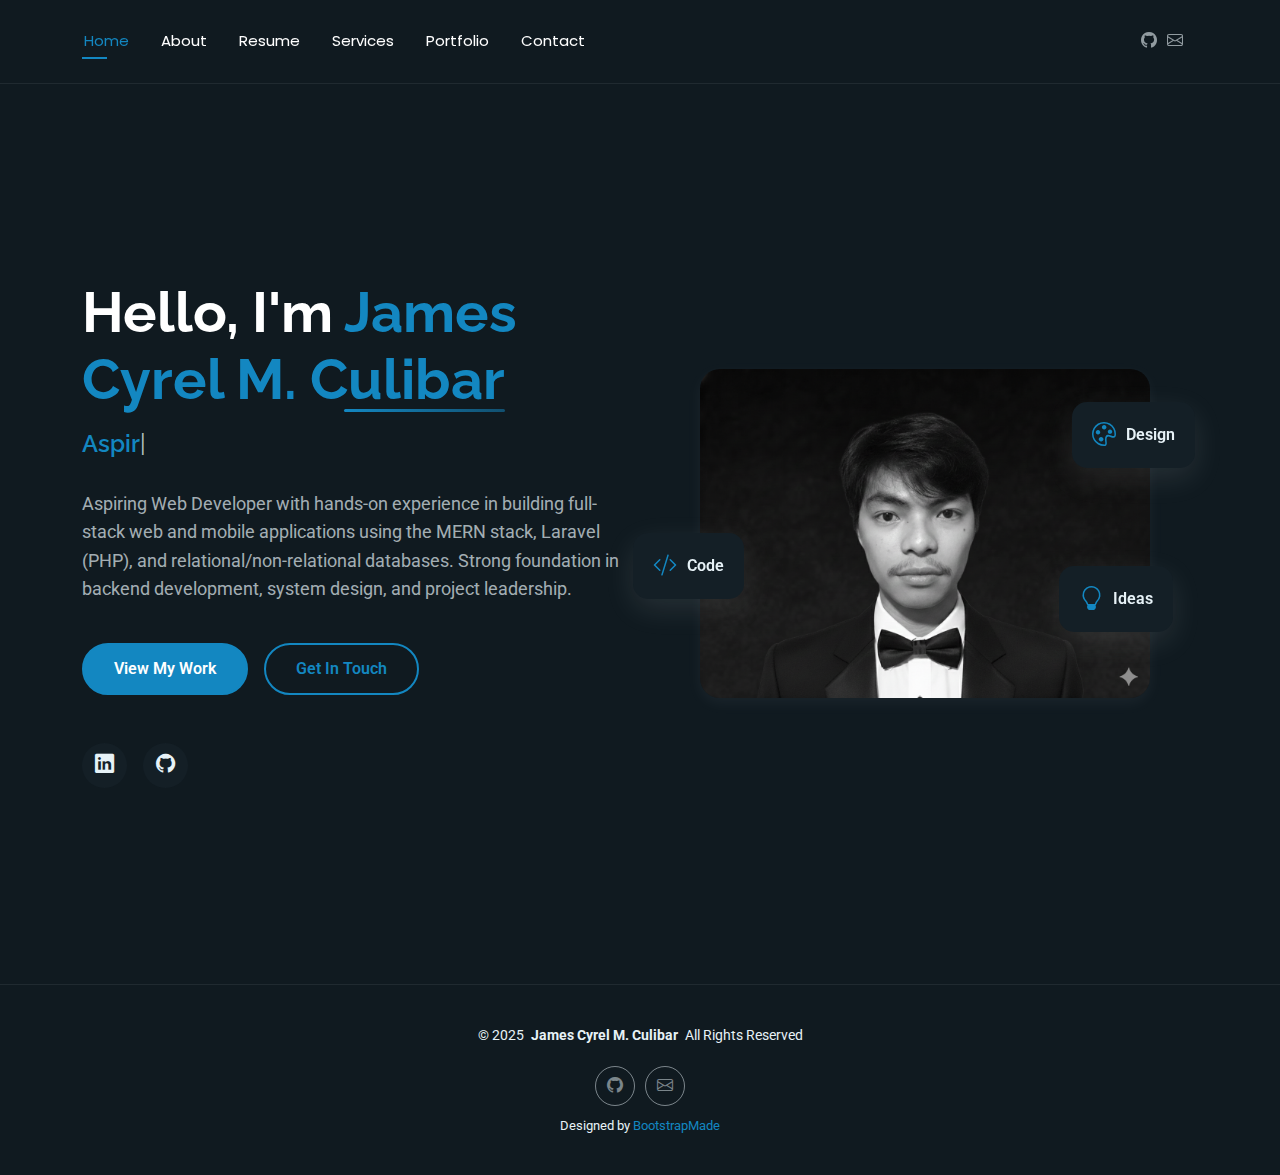
<file: index.html>
<!DOCTYPE html>
<html lang="en">

<head>
  <meta charset="utf-8">
  <meta content="width=device-width, initial-scale=1.0" name="viewport">
  <title>James Cyrel M. Culibar - Portfolio</title>
  <meta name="description" content="">
  <meta name="keywords" content="">

  <!-- Favicons -->
  <link href="assets/img/favicon.png" rel="icon">
  <link href="assets/img/apple-touch-icon.png" rel="apple-touch-icon">

  <!-- Fonts -->
  <link href="https://fonts.googleapis.com" rel="preconnect">
  <link href="https://fonts.gstatic.com" rel="preconnect" crossorigin>
  <link href="https://fonts.googleapis.com/css2?family=Roboto:ital,wght@0,100;0,300;0,400;0,500;0,700;0,900;1,100;1,300;1,400;1,500;1,700;1,900&family=Poppins:ital,wght@0,100;0,200;0,300;0,400;0,500;0,600;0,700;0,800;0,900;1,100;1,200;1,300;1,400;1,500;1,600;1,700;1,800;1,900&family=Raleway:ital,wght@0,100;0,200;0,300;0,400;0,500;0,600;0,700;0,800;0,900;1,100;1,200;1,300;1,400;1,500;1,600;1,700;1,800;1,900&display=swap" rel="stylesheet">

  <!-- Vendor CSS Files -->
  <link href="assets/vendor/bootstrap/css/bootstrap.min.css" rel="stylesheet">
  <link href="assets/vendor/bootstrap-icons/bootstrap-icons.css" rel="stylesheet">
  <link href="assets/vendor/aos/aos.css" rel="stylesheet">
  <link href="assets/vendor/swiper/swiper-bundle.min.css" rel="stylesheet">
  <link href="assets/vendor/glightbox/css/glightbox.min.css" rel="stylesheet">

  <!-- Main CSS File -->
  <link href="assets/css/main.css" rel="stylesheet">

  <!-- =======================================================
  * Template Name: FolioOne
  * Template URL: https://bootstrapmade.com/folioone-bootstrap-portfolio-website-template/
  * Updated: Aug 23 2025 with Bootstrap v5.3.7
  * Author: BootstrapMade.com
  * License: https://bootstrapmade.com/license/
  ======================================================== -->
</head>

<body class="index-page">

  <header id="header" class="header d-flex align-items-center light-background sticky-top">
    <div class="container position-relative d-flex align-items-center justify-content-between">

      <!-- <a href="index.html" class="logo d-flex align-items-center me-auto me-xl-0">
      <img src="assets/img/logo.webp" alt="">
      <h1 class="sitename">FolioOne</h1> 
    </a> -->

      <nav id="navmenu" class="navmenu">
        <ul>
          <li><a href="index.html" class="active">Home</a></li>
          <li><a href="about.html">About</a></li>
          <li><a href="resume.html">Resume</a></li>
          <li><a href="services.html">Services</a></li>
          <li><a href="portfolio.html">Portfolio</a></li>
          
          <li><a href="contact.html">Contact</a></li>
        </ul>
        <i class="mobile-nav-toggle d-xl-none bi bi-list"></i>
      </nav>

      <div class="header-social-links">
        <a href="https://github.com/JamesCyrel" target="_blank" rel="noopener noreferrer" aria-label="GitHub"><i class="bi bi-github"></i></a>
        <a href="mailto:jamescyrelculibar9@gmail.com" aria-label="Email"><i class="bi bi-envelope"></i></a>
      </div>

    </div>
  </header>

  <main class="main">

    <!-- Hero Section -->
    <section id="hero" class="hero section">

      <div class="container" data-aos="fade-up" data-aos-delay="100">

        <div class="row gy-4 align-items-center">
          <div class="col-lg-6 order-2 order-lg-1">
            <div class="hero-content">
              <h1 data-aos="fade-up" data-aos-delay="200">Hello, I'm <span class="highlight">James Cyrel M. Culibar</span></h1>
              <h2 data-aos="fade-up" data-aos-delay="300"><span class="typed" data-typed-items="Aspiring Web Developer, Full-Stack Developer, MERN Stack Developer, OJT/Intern Candidate"></span></h2>
              <p data-aos="fade-up" data-aos-delay="400">Aspiring Web Developer with hands-on experience in building full-stack web and mobile applications using the MERN stack, Laravel (PHP), and relational/non-relational databases. Strong foundation in backend development, system design, and project leadership.</p>
              <div class="hero-actions" data-aos="fade-up" data-aos-delay="500">
                <a href="portfolio.html" class="btn btn-primary">View My Work</a>
                <a href="contact.html" class="btn btn-outline">Get In Touch</a>
              </div>
              <div class="social-links" data-aos="fade-up" data-aos-delay="600">
                <a href="#" aria-label="LinkedIn profile"><i class="bi bi-linkedin"></i></a>
                <a href="https://github.com/JamesCyrel" target="_blank" rel="noopener noreferrer" aria-label="GitHub profile"><i class="bi bi-github"></i></a>
              </div>
            </div>
          </div>
          <div class="col-lg-6 order-1 order-lg-2">
            <div class="hero-image" data-aos="zoom-in" data-aos-delay="300">
              <div class="image-wrapper">
                <img src="img/my-pic.png" alt="Portrait of James Cyrel M. Culibar" class="img-fluid">
                <div class="floating-elements">
                  <div class="floating-card design" data-aos="fade-left" data-aos-delay="700">
                    <i class="bi bi-palette"></i>
                    <span>Design</span>
                  </div>
                  <div class="floating-card code" data-aos="fade-right" data-aos-delay="800">
                    <i class="bi bi-code-slash"></i>
                    <span>Code</span>
                  </div>
                  <div class="floating-card creativity" data-aos="fade-up" data-aos-delay="900">
                    <i class="bi bi-lightbulb"></i>
                    <span>Ideas</span>
                  </div>
                </div>
              </div>
            </div>
          </div>
        </div>

      </div>

    </section><!-- /Hero Section -->

  </main>

  <footer id="footer" class="footer">

    <div class="container">
      <div class="copyright text-center ">
        <p>© <span>2025</span> <strong class="px-1 sitename">James Cyrel M. Culibar</strong> <span>All Rights Reserved<br></span></p>
      </div>
      <div class="social-links d-flex justify-content-center">
        <a href="https://github.com/JamesCyrel" target="_blank" rel="noopener noreferrer" aria-label="GitHub"><i class="bi bi-github"></i></a>
        <a href="mailto:jamescyrelculibar9@gmail.com" aria-label="Email"><i class="bi bi-envelope"></i></a>
      </div>
      <div class="credits">
        <!-- All the links in the footer should remain intact. -->
        <!-- You can delete the links only if you've purchased the pro version. -->
        <!-- Licensing information: https://bootstrapmade.com/license/ -->
        <!-- Purchase the pro version with working PHP/AJAX contact form: [buy-url] -->
        Designed by <a href="https://bootstrapmade.com/">BootstrapMade</a>
      </div>
    </div>

  </footer>

  <!-- Scroll Top -->
  <a href="#" id="scroll-top" class="scroll-top d-flex align-items-center justify-content-center"><i class="bi bi-arrow-up-short"></i></a>

  <!-- Preloader -->
  <div id="preloader"></div>

  <!-- Vendor JS Files -->
  <script src="assets/vendor/bootstrap/js/bootstrap.bundle.min.js"></script>
  <script src="assets/vendor/php-email-form/validate.js"></script>
  <script src="assets/vendor/aos/aos.js"></script>
  <script src="assets/vendor/typed.js/typed.umd.js"></script>
  <script src="assets/vendor/waypoints/noframework.waypoints.js"></script>
  <script src="assets/vendor/purecounter/purecounter_vanilla.js"></script>
  <script src="assets/vendor/swiper/swiper-bundle.min.js"></script>
  <script src="assets/vendor/imagesloaded/imagesloaded.pkgd.min.js"></script>
  <script src="assets/vendor/isotope-layout/isotope.pkgd.min.js"></script>
  <script src="assets/vendor/glightbox/js/glightbox.min.js"></script>

  <!-- Main JS File -->
  <script src="assets/js/main.js"></script>

</body>

</html>
</file>
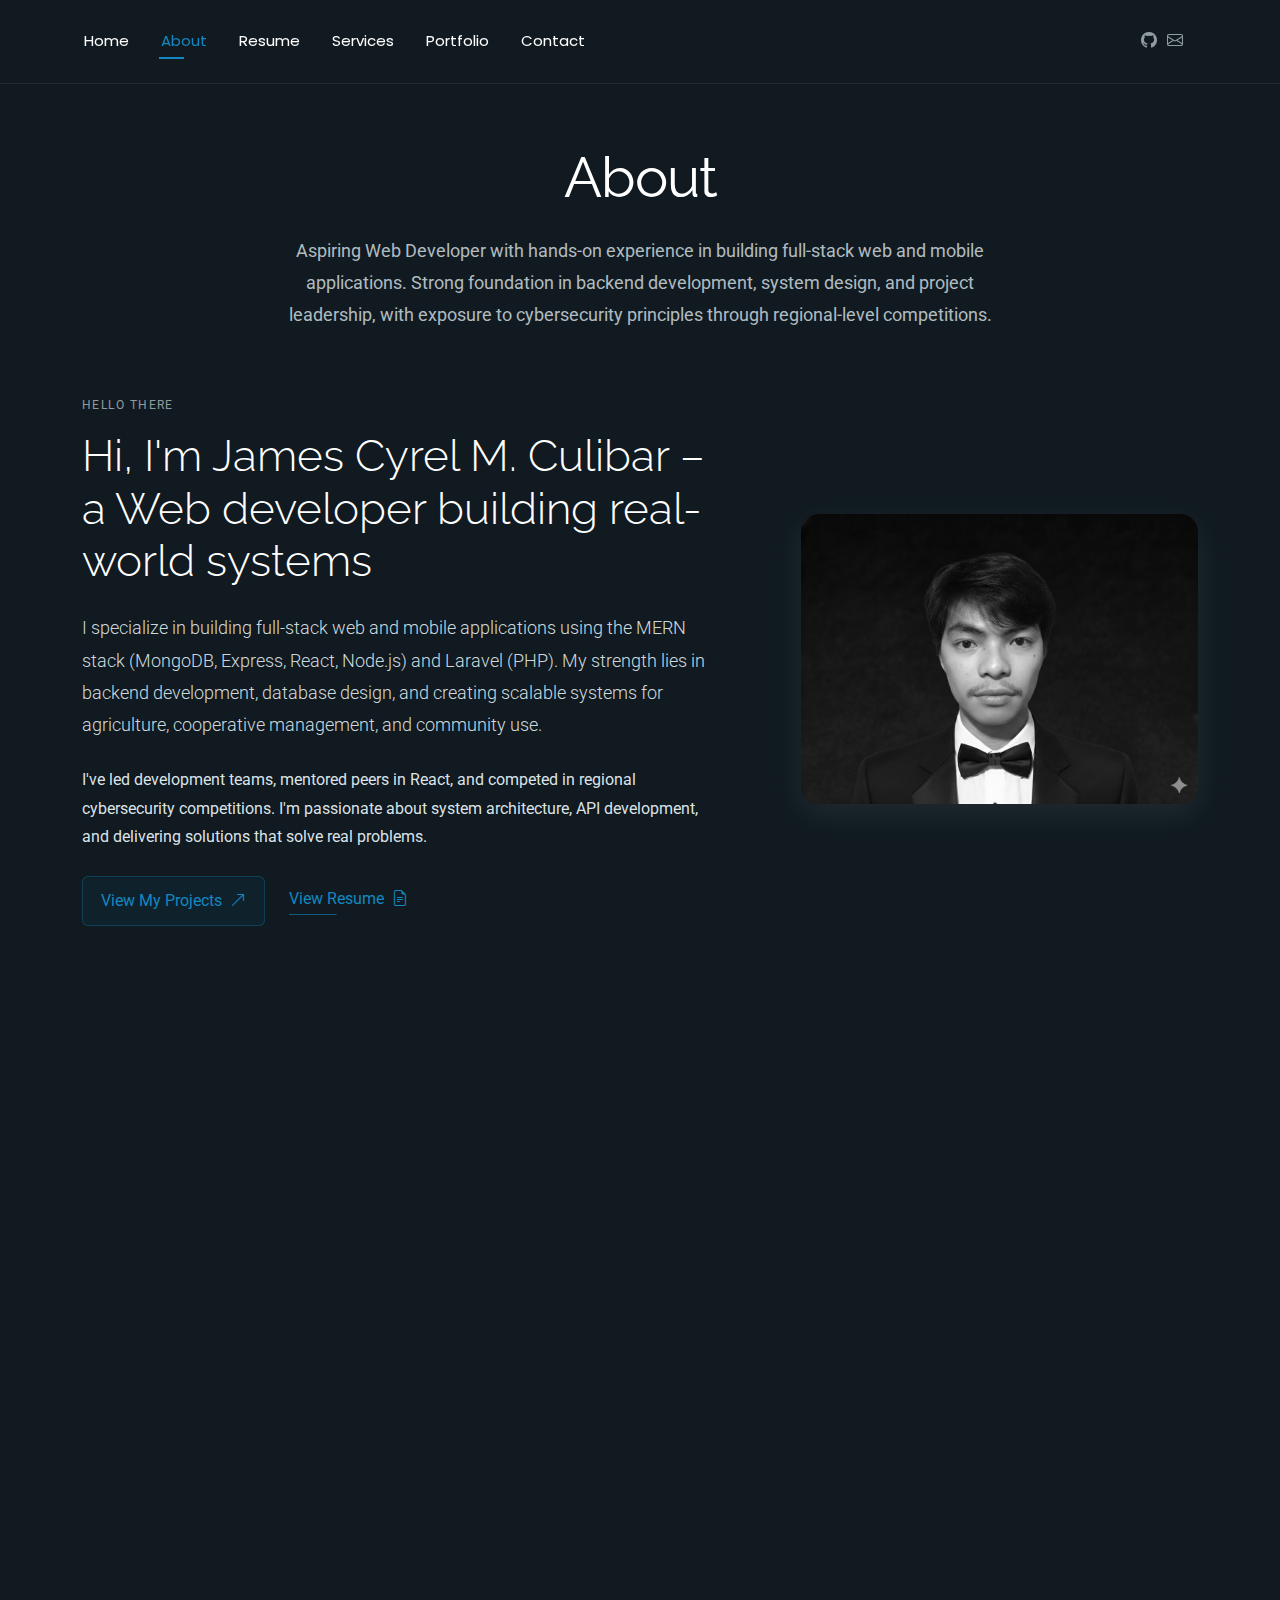
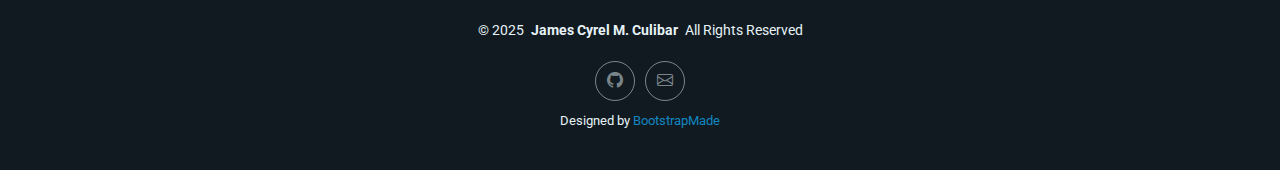
<file: about.html>
<!DOCTYPE html>
<html lang="en">

<head>
  <meta charset="utf-8">
  <meta content="width=device-width, initial-scale=1.0" name="viewport">
  <title>About - James Cyrel M. Culibar</title>
  <meta name="description" content="">
  <meta name="keywords" content="">

  <!-- Favicons -->
  <link href="assets/img/favicon.png" rel="icon">
  <link href="assets/img/apple-touch-icon.png" rel="apple-touch-icon">

  <!-- Fonts -->
  <link href="https://fonts.googleapis.com" rel="preconnect">
  <link href="https://fonts.gstatic.com" rel="preconnect" crossorigin>
  <link href="https://fonts.googleapis.com/css2?family=Roboto:ital,wght@0,100;0,300;0,400;0,500;0,700;0,900;1,100;1,300;1,400;1,500;1,700;1,900&family=Poppins:ital,wght@0,100;0,200;0,300;0,400;0,500;0,600;0,700;0,800;0,900;1,100;1,200;1,300;1,400;1,500;1,600;1,700;1,800;1,900&family=Raleway:ital,wght@0,100;0,200;0,300;0,400;0,500;0,600;0,700;0,800;0,900;1,100;1,200;1,300;1,400;1,500;1,600;1,700;1,800;1,900&display=swap" rel="stylesheet">

  <!-- Vendor CSS Files -->
  <link href="assets/vendor/bootstrap/css/bootstrap.min.css" rel="stylesheet">
  <link href="assets/vendor/bootstrap-icons/bootstrap-icons.css" rel="stylesheet">
  <link href="assets/vendor/aos/aos.css" rel="stylesheet">
  <link href="assets/vendor/swiper/swiper-bundle.min.css" rel="stylesheet">
  <link href="assets/vendor/glightbox/css/glightbox.min.css" rel="stylesheet">

  <!-- Main CSS File -->
  <link href="assets/css/main.css" rel="stylesheet">

  <!-- =======================================================
  * Template Name: FolioOne
  * Template URL: https://bootstrapmade.com/folioone-bootstrap-portfolio-website-template/
  * Updated: Aug 23 2025 with Bootstrap v5.3.7
  * Author: BootstrapMade.com
  * License: https://bootstrapmade.com/license/
  ======================================================== -->
</head>

<body class="about-page">

  <header id="header" class="header d-flex align-items-center light-background sticky-top">
    <div class="container position-relative d-flex align-items-center justify-content-between">

      <!-- <a href="index.html" class="logo d-flex align-items-center me-auto me-xl-0">
      <img src="assets/img/logo.webp" alt="">
      <h1 class="sitename">FolioOne</h1> 
    </a> -->

      <nav id="navmenu" class="navmenu">
        <ul>
          <li><a href="index.html">Home</a></li>
          <li><a href="about.html" class="active">About</a></li>
          <li><a href="resume.html">Resume</a></li>
          <li><a href="services.html">Services</a></li>
          <li><a href="portfolio.html">Portfolio</a></li>
          
          <li><a href="contact.html">Contact</a></li>
        </ul>
        <i class="mobile-nav-toggle d-xl-none bi bi-list"></i>
      </nav>

      <div class="header-social-links">
        <a href="https://github.com/JamesCyrel" target="_blank" rel="noopener noreferrer" aria-label="GitHub"><i class="bi bi-github"></i></a>
        <a href="mailto:jamescyrelculibar9@gmail.com" aria-label="Email"><i class="bi bi-envelope"></i></a>
      </div>

    </div>
  </header>

  <main class="main">

    <!-- About Section -->
    <section id="about" class="about section">

      <!-- Section Title -->
      <div class="container section-title" data-aos="fade-up">
        <h2>About</h2>
        <p>Aspiring Web Developer with hands-on experience in building full-stack web and mobile applications. Strong foundation in backend development, system design, and project leadership, with exposure to cybersecurity principles through regional-level competitions.</p>
      </div><!-- End Section Title -->

      <div class="container" data-aos="fade-up" data-aos-delay="100">

        <!-- Intro + Photo -->
        <div class="row align-items-center justify-content-between gy-5 mb-5">
          <div class="col-lg-7" data-aos="fade-right" data-aos-delay="150">
            <div class="intro-content">
              <span class="eyebrow">Hello there</span>
              <h2 class="headline">Hi, I'm James Cyrel M. Culibar – a Web developer building real-world systems</h2>
              <p class="lead">
                I specialize in building full-stack web and mobile applications using the MERN stack (MongoDB, Express, React, Node.js) and Laravel (PHP). My strength lies in backend development, database design, and creating scalable systems for agriculture, cooperative management, and community use.
              </p>
              <p>
                I've led development teams, mentored peers in React, and competed in regional cybersecurity competitions. I'm passionate about system architecture, API development, and delivering solutions that solve real problems.
              </p>

              <div class="cta-group">
                <a href="portfolio.html" class="btn-ghost">
                  View My Projects <i class="bi bi-arrow-up-right"></i>
                </a>
                <a href="resume.html" class="link-underline">
                  View Resume <i class="bi bi-file-earmark-text"></i>
                </a>
              </div>
            </div>
          </div>

            <div class="col-lg-5" data-aos="zoom-in" data-aos-delay="250">
            <figure class="profile-figure text-center text-lg-end">
              <img src="img/my-pic.png" alt="Portrait of James Cyrel M. Culibar" class="img-fluid profile-photo">
            </figure>
          </div>
        </div>
        <!-- End Intro + Photo -->

        <!-- Skills Grid -->
        <div class="mb-5">
          <div class="row g-4">
            <div class="col-6 col-md-4 col-lg-3" data-aos="fade-up" data-aos-delay="120">
              <div class="skill-item">
                <i class="bi bi-server"></i>
                <h3>Backend Dev</h3>
                <p>Node.js, Express, PHP Laravel, RESTful APIs</p>
              </div>
            </div>
            <div class="col-6 col-md-4 col-lg-3" data-aos="fade-up" data-aos-delay="180">
              <div class="skill-item">
                <i class="bi bi-database"></i>
                <h3>Databases</h3>
                <p>MySQL, MongoDB, PostgreSQL</p>
              </div>
            </div>
            <div class="col-6 col-md-4 col-lg-3" data-aos="fade-up" data-aos-delay="240">
              <div class="skill-item">
                <i class="bi bi-layers"></i>
                <h3>Full Stack</h3>
                <p>MERN Stack (MongoDB, Express, React, Node)</p>
              </div>
            </div>
            <div class="col-6 col-md-4 col-lg-3" data-aos="fade-up" data-aos-delay="300">
              <div class="skill-item">
                <i class="bi bi-phone"></i>
                <h3>Mobile Dev</h3>
                <p>React Native for cross-platform apps</p>
              </div>
            </div>
          </div>
        </div>
        <!-- End Skills Grid -->

        <!-- Journey Timeline -->
        <div class="mb-5">
          <div class="row g-4">
            <div class="col-md-6 col-lg-3" data-aos="fade-up" data-aos-delay="120">
              <article class="timeline-item">
                <span class="dot"></span>
                <time>2022</time>
                <h4>Started BSIT</h4>
                <p>Enrolled at Bukidnon State University</p>
              </article>
            </div>
            <div class="col-md-6 col-lg-3" data-aos="fade-up" data-aos-delay="180">
              <article class="timeline-item">
                <span class="dot"></span>
                <time>2024</time>
                <h4>Project Manager</h4>
                <p>Led MERN Stack team project in 3rd year</p>
              </article>
            </div>
            <div class="col-md-6 col-lg-3" data-aos="fade-up" data-aos-delay="240">
              <article class="timeline-item">
                <span class="dot"></span>
                <time>2024</time>
                <h4>AMP Mentor</h4>
                <p>Mentored peers in React fundamentals and Hooks</p>
              </article>
            </div>
            <div class="col-md-6 col-lg-3" data-aos="fade-up" data-aos-delay="300">
              <article class="timeline-item">
                <span class="dot"></span>
                <time>2025</time>
                <h4>Hack4Gov Winner</h4>
                <p>1st Runner Up – DICT Region X competition</p>
              </article>
            </div>
          </div>
        </div>
        <!-- End Journey Timeline -->

        <!-- Achievement: Hack4Gov -->
        <div class="mb-5">
          <div class="row gy-4 align-items-center">
            <div class="col-lg-6" data-aos="fade-right" data-aos-delay="200">
              <img src="assets/img/hack4gov.jpg" class="img-fluid rounded-4 shadow-sm" alt="Hack4Gov competition awarding ceremony with team holding 1st runner up award">
            </div>
            <div class="col-lg-6" data-aos="fade-left" data-aos-delay="250">
              <div class="intro-content">
                <span class="eyebrow">Achievement</span>
                <h2 class="headline">Hack4Gov 2025 – 1st Runner Up</h2>
                <p class="lead">
                  Together with my team, we achieved <strong>1st Runner Up</strong> in the
                  <strong>Hack4Gov</strong> competition organized by <strong>DICT Region 10</strong> on
                  November 10, 2025 at Chali Resort and Conference Center, CDO City, Misamis Oriental.
                </p>
                <p>
                  This event gave me hands-on experience building a solution under time pressure, working
                  closely with teammates, and presenting our project to judges. It strengthened my
                  problem-solving skills and motivated me to keep improving as a developer.
                </p>
              </div>
            </div>
          </div>
        </div>
        <!-- End Achievement: Hack4Gov -->

        <!-- Achievement: TOPCIT -->
        <div class="mb-5">
          <div class="row gy-4 align-items-center flex-lg-row-reverse">
            <div class="col-lg-6" data-aos="fade-left" data-aos-delay="200">
              <img src="assets/img/topcit.jpg" class="img-fluid rounded-4 shadow-sm" alt="BukSU TOPCIT takers announcement showing Top 3 performers including James Cyrel M. Culibar">
            </div>
            <div class="col-lg-6" data-aos="fade-right" data-aos-delay="250">
              <div class="intro-content">
                <span class="eyebrow">Certification</span>
                <h2 class="headline">TOPCIT 2024 – Top Performer</h2>
                <p class="lead">
                  Recognized as one of the <strong>Top 3 TOPCIT takers in BukSU</strong>, earning a
                  <strong>Level 2</strong> result and ranking among the top performers in the university.
                </p>
                <p>
                  TOPCIT (Test of Practical Competency in ICT) evaluates practical skills in software
                  development, IT infrastructure, and problem solving. This achievement reflects my
                  commitment to strengthening both my theoretical understanding and hands-on abilities in ICT.
                </p>
              </div>
            </div>
          </div>
        </div>
        <!-- End Achievement: TOPCIT -->

        <!-- Quote -->
        <blockquote class="personal-quote text-center mb-5" data-aos="fade-down" data-aos-delay="200">
          <p>"Strong interest in backend development, system architecture, and cybersecurity. Comfortable working in team-based and agile academic environments."</p>
        </blockquote>
        <!-- End Quote -->

        <!-- Interests -->
        <div class="row g-3 justify-content-center">
          <div class="col-6 col-md-3 col-lg-2" data-aos="zoom-in" data-aos-delay="120">
            <div class="fact-pill">
              <i class="bi bi-code-square"></i>
              <span>Backend Dev</span>
            </div>
          </div>
          <div class="col-6 col-md-3 col-lg-2" data-aos="zoom-in" data-aos-delay="160">
            <div class="fact-pill">
              <i class="bi bi-shield-lock"></i>
              <span>Cybersecurity</span>
            </div>
          </div>
          <div class="col-6 col-md-3 col-lg-2" data-aos="zoom-in" data-aos-delay="200">
            <div class="fact-pill">
              <i class="bi bi-diagram-3"></i>
              <span>System Design</span>
            </div>
          </div>
          <div class="col-6 col-md-3 col-lg-2" data-aos="zoom-in" data-aos-delay="240">
            <div class="fact-pill">
              <i class="bi bi-people"></i>
              <span>Team Lead</span>
            </div>
          </div>
        </div>
        <!-- End Interests -->

      </div>

    </section><!-- /About Section -->

    <!-- Skills Section -->
    <section id="skills" class="skills section">

      <!-- Section Title -->
      <div class="container section-title" data-aos="fade-up">
        <h2>Technical Skills</h2>
        <p>My technical expertise spans frontend and backend development, with a strong focus on backend systems, databases, and API development.</p>
      </div><!-- End Section Title -->

      <div class="container" data-aos="fade-up" data-aos-delay="100">

        <div class="row g-4 skills-animation">

          <div class="col-md-6 col-lg-3" data-aos="fade-up" data-aos-delay="100">
            <div class="skill-box">
              <h3>Node.js & Express</h3>
              <p>Backend development, RESTful API design</p>
              <span class="text-end d-block">60%</span>
              <div class="progress">
                <div class="progress-bar" role="progressbar" aria-valuenow="85" aria-valuemin="0" aria-valuemax="100"></div>
              </div>
            </div>
          </div>

          <div class="col-md-6 col-lg-3" data-aos="fade-up" data-aos-delay="200">
            <div class="skill-box">
              <h3>React & React Native</h3>
              <p>Frontend interfaces & mobile apps</p>
              <span class="text-end d-block">50%</span>
              <div class="progress">
                <div class="progress-bar" role="progressbar" aria-valuenow="80" aria-valuemin="0" aria-valuemax="100"></div>
              </div>
            </div>
          </div>

          <div class="col-md-6 col-lg-3" data-aos="fade-up" data-aos-delay="300">
            <div class="skill-box">
              <h3>Databases</h3>
              <p>MySQL, MongoDB, PostgreSQL</p>
              <span class="text-end d-block">60%</span>
              <div class="progress">
                <div class="progress-bar" role="progressbar" aria-valuenow="85" aria-valuemin="0" aria-valuemax="100"></div>
              </div>
            </div>
          </div>

          <div class="col-md-6 col-lg-3" data-aos="fade-up" data-aos-delay="400">
            <div class="skill-box">
              <h3>PHP & Laravel</h3>
              <p>Server-side development, MVC architecture</p>
              <span class="text-end d-block">60%</span>
              <div class="progress">
                <div class="progress-bar" role="progressbar" aria-valuenow="75" aria-valuemin="0" aria-valuemax="100">
                </div>
              </div>
            </div>
          </div>

        </div>

      </div>

    </section><!-- /Skills Section -->

  </main>

  <footer id="footer" class="footer">

    <div class="container">
      <div class="copyright text-center ">
        <p>© <span>2025</span> <strong class="px-1 sitename">James Cyrel M. Culibar</strong> <span>All Rights Reserved<br></span></p>
      </div>
      <div class="social-links d-flex justify-content-center">
        <a href="https://github.com/JamesCyrel" target="_blank" rel="noopener noreferrer" aria-label="GitHub"><i class="bi bi-github"></i></a>
        <a href="mailto:jamescyrelculibar9@gmail.com" aria-label="Email"><i class="bi bi-envelope"></i></a>
      </div>
      <div class="credits">
        <!-- All the links in the footer should remain intact. -->
        <!-- You can delete the links only if you've purchased the pro version. -->
        <!-- Licensing information: https://bootstrapmade.com/license/ -->
        <!-- Purchase the pro version with working PHP/AJAX contact form: [buy-url] -->
        Designed by <a href="https://bootstrapmade.com/">BootstrapMade</a>
      </div>
    </div>

  </footer>

  <!-- Scroll Top -->
  <a href="#" id="scroll-top" class="scroll-top d-flex align-items-center justify-content-center"><i class="bi bi-arrow-up-short"></i></a>

  <!-- Preloader -->
  <div id="preloader"></div>

  <!-- Vendor JS Files -->
  <script src="assets/vendor/bootstrap/js/bootstrap.bundle.min.js"></script>
  <script src="assets/vendor/php-email-form/validate.js"></script>
  <script src="assets/vendor/aos/aos.js"></script>
  <script src="assets/vendor/typed.js/typed.umd.js"></script>
  <script src="assets/vendor/waypoints/noframework.waypoints.js"></script>
  <script src="assets/vendor/purecounter/purecounter_vanilla.js"></script>
  <script src="assets/vendor/swiper/swiper-bundle.min.js"></script>
  <script src="assets/vendor/imagesloaded/imagesloaded.pkgd.min.js"></script>
  <script src="assets/vendor/isotope-layout/isotope.pkgd.min.js"></script>
  <script src="assets/vendor/glightbox/js/glightbox.min.js"></script>

  <!-- Main JS File -->
  <script src="assets/js/main.js"></script>

</body>

</html>
</file>
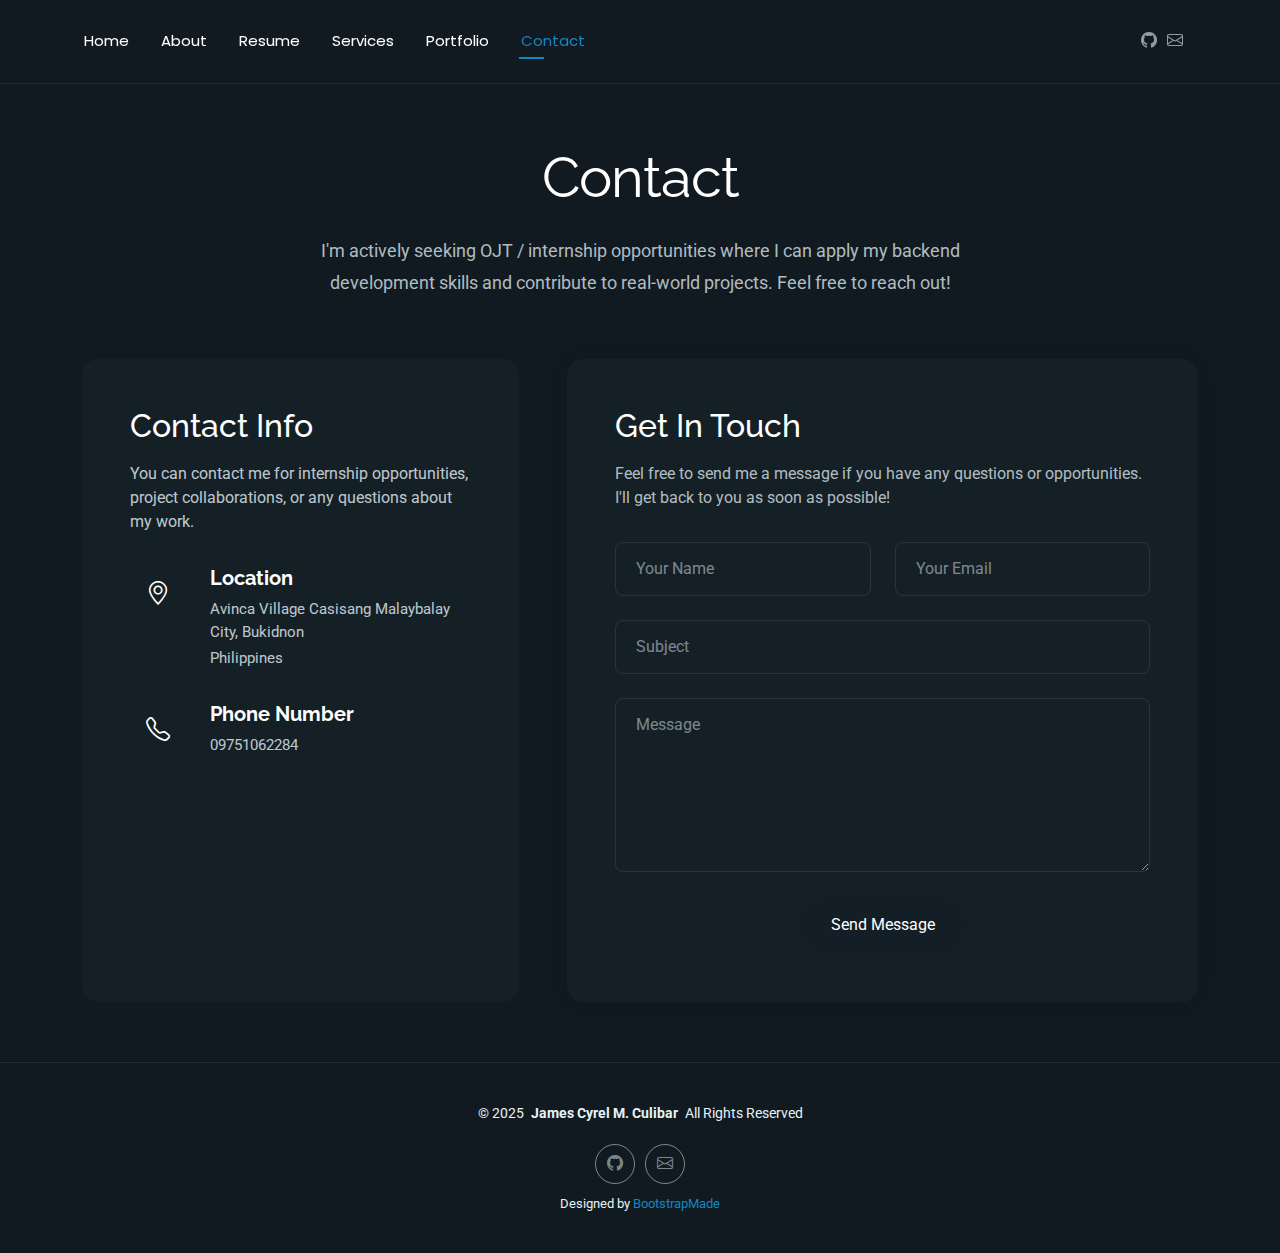
<file: contact.html>
<!DOCTYPE html>
<html lang="en">

<head>
  <meta charset="utf-8">
  <meta content="width=device-width, initial-scale=1.0" name="viewport">
  <title>Contact - James Cyrel M. Culibar</title>
  <meta name="description" content="">
  <meta name="keywords" content="">

  <!-- Favicons -->
  <link href="assets/img/favicon.png" rel="icon">
  <link href="assets/img/apple-touch-icon.png" rel="apple-touch-icon">

  <!-- Fonts -->
  <link href="https://fonts.googleapis.com" rel="preconnect">
  <link href="https://fonts.gstatic.com" rel="preconnect" crossorigin>
  <link href="https://fonts.googleapis.com/css2?family=Roboto:ital,wght@0,100;0,300;0,400;0,500;0,700;0,900;1,100;1,300;1,400;1,500;1,700;1,900&family=Poppins:ital,wght@0,100;0,200;0,300;0,400;0,500;0,600;0,700;0,800;0,900;1,100;1,200;1,300;1,400;1,500;1,600;1,700;1,800;1,900&family=Raleway:ital,wght@0,100;0,200;0,300;0,400;0,500;0,600;0,700;0,800;0,900;1,100;1,200;1,300;1,400;1,500;1,600;1,700;1,800;1,900&display=swap" rel="stylesheet">

  <!-- Vendor CSS Files -->
  <link href="assets/vendor/bootstrap/css/bootstrap.min.css" rel="stylesheet">
  <link href="assets/vendor/bootstrap-icons/bootstrap-icons.css" rel="stylesheet">
  <link href="assets/vendor/aos/aos.css" rel="stylesheet">
  <link href="assets/vendor/swiper/swiper-bundle.min.css" rel="stylesheet">
  <link href="assets/vendor/glightbox/css/glightbox.min.css" rel="stylesheet">

  <!-- Main CSS File -->
  <link href="assets/css/main.css" rel="stylesheet">

  <!-- =======================================================
  * Template Name: FolioOne
  * Template URL: https://bootstrapmade.com/folioone-bootstrap-portfolio-website-template/
  * Updated: Aug 23 2025 with Bootstrap v5.3.7
  * Author: BootstrapMade.com
  * License: https://bootstrapmade.com/license/
  ======================================================== -->
</head>

<body class="contact-page">

  <header id="header" class="header d-flex align-items-center light-background sticky-top">
    <div class="container position-relative d-flex align-items-center justify-content-between">

      <!-- <a href="index.html" class="logo d-flex align-items-center me-auto me-xl-0">
      <img src="assets/img/logo.webp" alt="">
      <h1 class="sitename">FolioOne</h1> 
    </a> -->

      <nav id="navmenu" class="navmenu">
        <ul>
          <li><a href="index.html">Home</a></li>
          <li><a href="about.html">About</a></li>
          <li><a href="resume.html">Resume</a></li>
          <li><a href="services.html">Services</a></li>
          <li><a href="portfolio.html">Portfolio</a></li>
          
          <li><a href="contact.html" class="active">Contact</a></li>
        </ul>
        <i class="mobile-nav-toggle d-xl-none bi bi-list"></i>
      </nav>

      <div class="header-social-links">
        <a href="https://github.com/JamesCyrel" target="_blank" rel="noopener noreferrer" aria-label="GitHub"><i class="bi bi-github"></i></a>
        <a href="mailto:jamescyrelculibar9@gmail.com" aria-label="Email"><i class="bi bi-envelope"></i></a>
      </div>

    </div>
  </header>

  <main class="main">

    <!-- Contact Section -->
    <section id="contact" class="contact section">

      <!-- Section Title -->
      <div class="container section-title" data-aos="fade-up">
        <h2>Contact</h2>
        <p>I'm actively seeking OJT / internship opportunities where I can apply my backend development skills and contribute to real-world projects. Feel free to reach out!</p>
      </div><!-- End Section Title -->

      <div class="container" data-aos="fade-up" data-aos-delay="100">

        <div class="row g-4 g-lg-5">
          <div class="col-lg-5">
            <div class="info-box" data-aos="fade-up" data-aos-delay="200">
              <h3>Contact Info</h3>
              <p>You can contact me for internship opportunities, project collaborations, or any questions about my work.</p>

              <div class="info-item" data-aos="fade-up" data-aos-delay="300">
                <div class="icon-box">
                  <i class="bi bi-geo-alt"></i>
                </div>
                <div class="content">
                  <h4>Location</h4>
                  <p>Avinca Village Casisang Malaybalay City, Bukidnon</p>
                  <p>Philippines</p>
                </div>
              </div>

              <div class="info-item" data-aos="fade-up" data-aos-delay="400">
                <div class="icon-box">
                  <i class="bi bi-telephone"></i>
                </div>
                <div class="content">
                  <h4>Phone Number</h4>
                  <p>09751062284</p>
                </div>
              </div>

              <div class="info-item" data-aos="fade-up" data-aos-delay="500">
                <div class="icon-box">
                  <i class="bi bi-envelope"></i>
                </div>
                  <div class="content">
                    <h4>Email Address</h4>
                    <p>jamescyrelculibar9@gmail.com</p>
                    <p>2201106737@student.buksu.edu.ph</p>
                  </div>
              </div>
            </div>
          </div>

          <div class="col-lg-7">
            <div class="contact-form" data-aos="fade-up" data-aos-delay="300">
              <h3>Get In Touch</h3>
              <p>Feel free to send me a message if you have any questions or opportunities. I'll get back to you as soon as possible!</p>

              <form action="forms/contact.php" method="post" class="php-email-form" data-aos="fade-up" data-aos-delay="200">
                <div class="row gy-4">

                  <div class="col-md-6">
                    <input type="text" name="name" class="form-control" placeholder="Your Name" required="">
                  </div>

                  <div class="col-md-6 ">
                    <input type="email" class="form-control" name="email" placeholder="Your Email" required="">
                  </div>

                  <div class="col-12">
                    <input type="text" class="form-control" name="subject" placeholder="Subject" required="">
                  </div>

                  <div class="col-12">
                    <textarea class="form-control" name="message" rows="6" placeholder="Message" required=""></textarea>
                  </div>

                  <div class="col-12 text-center">
                    <div class="loading">Loading</div>
                    <div class="error-message"></div>
                    <div class="sent-message">Your message has been sent. Thank you!</div>

                    <button type="submit" class="btn">Send Message</button>
                  </div>

                </div>
              </form>

            </div>
          </div>

        </div>

      </div>

    </section><!-- /Contact Section -->

  </main>

  <footer id="footer" class="footer">

    <div class="container">
      <div class="copyright text-center ">
        <p>© <span>2025</span> <strong class="px-1 sitename">James Cyrel M. Culibar</strong> <span>All Rights Reserved<br></span></p>
      </div>
      <div class="social-links d-flex justify-content-center">
        <a href="https://github.com/JamesCyrel" target="_blank" rel="noopener noreferrer" aria-label="GitHub"><i class="bi bi-github"></i></a>
        <a href="mailto:jamescyrelculibar9@gmail.com" aria-label="Email"><i class="bi bi-envelope"></i></a>
      </div>
      <div class="credits">
        <!-- All the links in the footer should remain intact. -->
        <!-- You can delete the links only if you've purchased the pro version. -->
        <!-- Licensing information: https://bootstrapmade.com/license/ -->
        <!-- Purchase the pro version with working PHP/AJAX contact form: [buy-url] -->
        Designed by <a href="https://bootstrapmade.com/">BootstrapMade</a>
      </div>
    </div>

  </footer>

  <!-- Scroll Top -->
  <a href="#" id="scroll-top" class="scroll-top d-flex align-items-center justify-content-center"><i class="bi bi-arrow-up-short"></i></a>

  <!-- Preloader -->
  <div id="preloader"></div>

  <!-- Vendor JS Files -->
  <script src="assets/vendor/bootstrap/js/bootstrap.bundle.min.js"></script>
  <script src="assets/vendor/php-email-form/validate.js"></script>
  <script src="assets/vendor/aos/aos.js"></script>
  <script src="assets/vendor/typed.js/typed.umd.js"></script>
  <script src="assets/vendor/waypoints/noframework.waypoints.js"></script>
  <script src="assets/vendor/purecounter/purecounter_vanilla.js"></script>
  <script src="assets/vendor/swiper/swiper-bundle.min.js"></script>
  <script src="assets/vendor/imagesloaded/imagesloaded.pkgd.min.js"></script>
  <script src="assets/vendor/isotope-layout/isotope.pkgd.min.js"></script>
  <script src="assets/vendor/glightbox/js/glightbox.min.js"></script>

  <!-- Main JS File -->
  <script src="assets/js/main.js"></script>

</body>

</html>
</file>
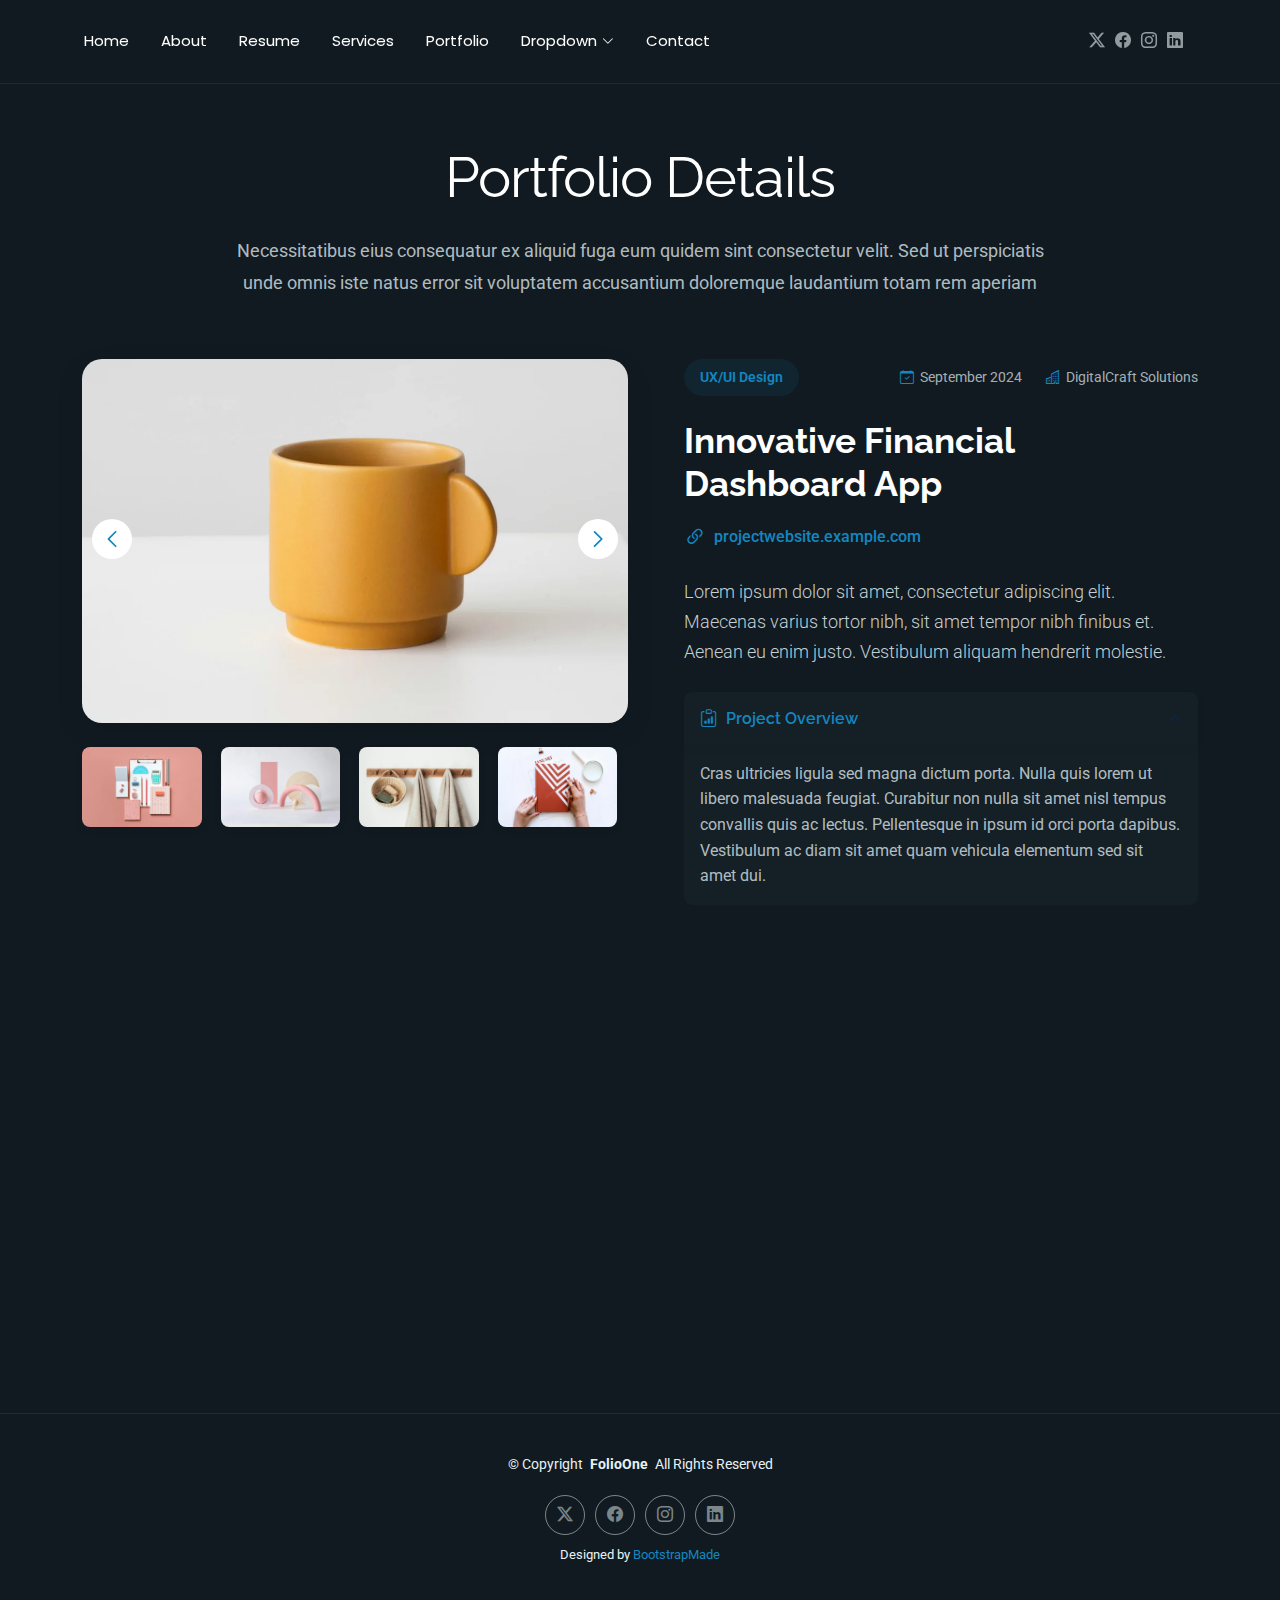
<file: portfolio-details.html>
<!DOCTYPE html>
<html lang="en">

<head>
  <meta charset="utf-8">
  <meta content="width=device-width, initial-scale=1.0" name="viewport">
  <title>Portfolio Details - FolioOne Bootstrap Template</title>
  <meta name="description" content="">
  <meta name="keywords" content="">

  <!-- Favicons -->
  <link href="assets/img/favicon.png" rel="icon">
  <link href="assets/img/apple-touch-icon.png" rel="apple-touch-icon">

  <!-- Fonts -->
  <link href="https://fonts.googleapis.com" rel="preconnect">
  <link href="https://fonts.gstatic.com" rel="preconnect" crossorigin>
  <link href="https://fonts.googleapis.com/css2?family=Roboto:ital,wght@0,100;0,300;0,400;0,500;0,700;0,900;1,100;1,300;1,400;1,500;1,700;1,900&family=Poppins:ital,wght@0,100;0,200;0,300;0,400;0,500;0,600;0,700;0,800;0,900;1,100;1,200;1,300;1,400;1,500;1,600;1,700;1,800;1,900&family=Raleway:ital,wght@0,100;0,200;0,300;0,400;0,500;0,600;0,700;0,800;0,900;1,100;1,200;1,300;1,400;1,500;1,600;1,700;1,800;1,900&display=swap" rel="stylesheet">

  <!-- Vendor CSS Files -->
  <link href="assets/vendor/bootstrap/css/bootstrap.min.css" rel="stylesheet">
  <link href="assets/vendor/bootstrap-icons/bootstrap-icons.css" rel="stylesheet">
  <link href="assets/vendor/aos/aos.css" rel="stylesheet">
  <link href="assets/vendor/swiper/swiper-bundle.min.css" rel="stylesheet">
  <link href="assets/vendor/glightbox/css/glightbox.min.css" rel="stylesheet">

  <!-- Main CSS File -->
  <link href="assets/css/main.css" rel="stylesheet">

  <!-- =======================================================
  * Template Name: FolioOne
  * Template URL: https://bootstrapmade.com/folioone-bootstrap-portfolio-website-template/
  * Updated: Aug 23 2025 with Bootstrap v5.3.7
  * Author: BootstrapMade.com
  * License: https://bootstrapmade.com/license/
  ======================================================== -->
</head>

<body class="portfolio-details-page">

  <header id="header" class="header d-flex align-items-center light-background sticky-top">
    <div class="container position-relative d-flex align-items-center justify-content-between">

      <!-- <a href="index.html" class="logo d-flex align-items-center me-auto me-xl-0">
      <img src="assets/img/logo.webp" alt="">
      <h1 class="sitename">FolioOne</h1> 
    </a> -->

      <nav id="navmenu" class="navmenu">
        <ul>
          <li><a href="index.html">Home</a></li>
          <li><a href="about.html">About</a></li>
          <li><a href="resume.html">Resume</a></li>
          <li><a href="services.html">Services</a></li>
          <li><a href="portfolio.html">Portfolio</a></li>
          <li class="dropdown"><a href="#"><span>Dropdown</span> <i class="bi bi-chevron-down toggle-dropdown"></i></a>
            <ul>
              <li><a href="#">Dropdown 1</a></li>
              <li class="dropdown"><a href="#"><span>Deep Dropdown</span> <i class="bi bi-chevron-down toggle-dropdown"></i></a>
                <ul>
                  <li><a href="#">Deep Dropdown 1</a></li>
                  <li><a href="#">Deep Dropdown 2</a></li>
                  <li><a href="#">Deep Dropdown 3</a></li>
                  <li><a href="#">Deep Dropdown 4</a></li>
                  <li><a href="#">Deep Dropdown 5</a></li>
                </ul>
              </li>
              <li><a href="#">Dropdown 2</a></li>
              <li><a href="#">Dropdown 3</a></li>
              <li><a href="#">Dropdown 4</a></li>
            </ul>
          </li>
          <li><a href="contact.html">Contact</a></li>
        </ul>
        <i class="mobile-nav-toggle d-xl-none bi bi-list"></i>
      </nav>

      <div class="header-social-links">
        <a href="#" class="twitter"><i class="bi bi-twitter-x"></i></a>
        <a href="#" class="facebook"><i class="bi bi-facebook"></i></a>
        <a href="#" class="instagram"><i class="bi bi-instagram"></i></a>
        <a href="#" class="linkedin"><i class="bi bi-linkedin"></i></a>
      </div>

    </div>
  </header>

  <main class="main">

    <!-- Portfolio Details Section -->
    <section id="portfolio-details" class="portfolio-details section">

      <!-- Section Title -->
      <div class="container section-title" data-aos="fade-up">
        <h2>Portfolio Details</h2>
        <p>Necessitatibus eius consequatur ex aliquid fuga eum quidem sint consectetur velit. Sed ut perspiciatis unde omnis iste natus error sit voluptatem accusantium doloremque laudantium totam rem aperiam</p>
      </div><!-- End Section Title -->

      <div class="container" data-aos="fade-up" data-aos-delay="100">

        <div class="row gy-4">
          <div class="col-lg-6" data-aos="fade-right">
            <div class="portfolio-details-media">
              <div class="main-image">
                <div class="portfolio-details-slider swiper init-swiper" data-aos="zoom-in">
                  <script type="application/json" class="swiper-config">
                    {
                      "loop": true,
                      "speed": 1000,
                      "autoplay": {
                        "delay": 6000
                      },
                      "effect": "creative",
                      "creativeEffect": {
                        "prev": {
                          "shadow": true,
                          "translate": [0, 0, -400]
                        },
                        "next": {
                          "translate": ["100%", 0, 0]
                        }
                      },
                      "slidesPerView": 1,
                      "navigation": {
                        "nextEl": ".swiper-button-next",
                        "prevEl": ".swiper-button-prev"
                      }
                    }
                  </script>
                  <div class="swiper-wrapper">
                    <div class="swiper-slide">
                      <img src="assets/img/portfolio/portfolio-5.webp" alt="Portfolio Image" class="img-fluid">
                    </div>
                    <div class="swiper-slide">
                      <img src="assets/img/portfolio/portfolio-7.webp" alt="Portfolio Image" class="img-fluid">
                    </div>
                    <div class="swiper-slide">
                      <img src="assets/img/portfolio/portfolio-8.webp" alt="Portfolio Image" class="img-fluid">
                    </div>
                  </div>
                  <div class="swiper-button-prev"></div>
                  <div class="swiper-button-next"></div>
                </div>
              </div>

              <div class="thumbnail-grid" data-aos="fade-up" data-aos-delay="200">
                <div class="row g-2 mt-3">
                  <div class="col-3">
                    <img src="assets/img/portfolio/portfolio-4.webp" alt="Gallery Image" class="img-fluid glightbox">
                  </div>
                  <div class="col-3">
                    <img src="assets/img/portfolio/portfolio-6.webp" alt="Gallery Image" class="img-fluid glightbox">
                  </div>
                  <div class="col-3">
                    <img src="assets/img/portfolio/portfolio-11.webp" alt="Gallery Image" class="img-fluid glightbox">
                  </div>
                  <div class="col-3">
                    <img src="assets/img/portfolio/portfolio-12.webp" alt="Gallery Image" class="img-fluid glightbox">
                  </div>
                </div>
              </div>

              <div class="tech-stack-badges" data-aos="fade-up" data-aos-delay="300">
                <span>Angular</span>
                <span>Express.js</span>
                <span>PostgreSQL</span>
                <span>GraphQL</span>
                <span>Firebase</span>
              </div>
            </div>
          </div>

          <div class="col-lg-6" data-aos="fade-left">
            <div class="portfolio-details-content">
              <div class="project-meta">
                <div class="badge-wrapper">
                  <span class="project-badge">UX/UI Design</span>
                </div>
                <div class="date-client">
                  <div class="meta-item">
                    <i class="bi bi-calendar-check"></i>
                    <span>September 2024</span>
                  </div>
                  <div class="meta-item">
                    <i class="bi bi-buildings"></i>
                    <span>DigitalCraft Solutions</span>
                  </div>
                </div>
              </div>

              <h2 class="project-title">Innovative Financial Dashboard App</h2>

              <div class="project-website">
                <i class="bi bi-link-45deg"></i>
                <a href="#" target="_blank">projectwebsite.example.com</a>
              </div>

              <div class="project-overview">
                <p class="lead">
                  Lorem ipsum dolor sit amet, consectetur adipiscing elit. Maecenas varius tortor nibh, sit amet tempor nibh finibus et. Aenean eu enim justo. Vestibulum aliquam hendrerit molestie.
                </p>

                <div class="accordion project-accordion" id="portfolio-details-projectAccordion">
                  <div class="accordion-item" data-aos="fade-up">
                    <h2 class="accordion-header">
                      <button class="accordion-button" type="button" data-bs-toggle="collapse" data-bs-target="#portfolio-details-collapse-1" aria-expanded="true" aria-controls="collapseOne">
                        <i class="bi bi-clipboard-data me-2"></i> Project Overview
                      </button>
                    </h2>
                    <div id="portfolio-details-collapse-1" class="accordion-collapse collapse show" data-bs-parent="#portfolio-details-projectAccordion">
                      <div class="accordion-body">
                        <p>Cras ultricies ligula sed magna dictum porta. Nulla quis lorem ut libero malesuada feugiat. Curabitur non nulla sit amet nisl tempus convallis quis ac lectus. Pellentesque in ipsum id orci porta dapibus. Vestibulum ac diam sit amet quam vehicula elementum sed sit amet dui.</p>
                      </div>
                    </div>
                  </div>

                  <div class="accordion-item" data-aos="fade-up" data-aos-delay="100">
                    <h2 class="accordion-header">
                      <button class="accordion-button collapsed" type="button" data-bs-toggle="collapse" data-bs-target="#portfolio-details-collapse-2" aria-expanded="false" aria-controls="collapseTwo">
                        <i class="bi bi-exclamation-diamond me-2"></i> The Challenge
                      </button>
                    </h2>
                    <div id="portfolio-details-collapse-2" class="accordion-collapse collapse" data-bs-parent="#portfolio-details-projectAccordion">
                      <div class="accordion-body">
                        <p>Mauris blandit aliquet elit, eget tincidunt nibh pulvinar a. Vivamus suscipit tortor eget felis porttitor volutpat. Curabitur aliquet quam id dui posuere blandit. Praesent sapien massa, convallis a pellentesque nec, egestas non nisi. Sed porttitor lectus nibh.</p>
                      </div>
                    </div>
                  </div>

                  <div class="accordion-item" data-aos="fade-up" data-aos-delay="200">
                    <h2 class="accordion-header">
                      <button class="accordion-button collapsed" type="button" data-bs-toggle="collapse" data-bs-target="#portfolio-details-collapse-3" aria-expanded="false" aria-controls="collapseThree">
                        <i class="bi bi-award me-2"></i> The Solution
                      </button>
                    </h2>
                    <div id="portfolio-details-collapse-3" class="accordion-collapse collapse" data-bs-parent="#portfolio-details-projectAccordion">
                      <div class="accordion-body">
                        <p>Donec sollicitudin molestie malesuada. Curabitur arcu erat, accumsan id imperdiet et, porttitor at sem. Vestibulum ante ipsum primis in faucibus orci luctus et ultrices posuere cubilia Curae; Donec velit neque, auctor sit amet aliquam vel, ullamcorper sit amet ligula.</p>
                      </div>
                    </div>
                  </div>
                </div>
              </div>

              <div class="project-features" data-aos="fade-up" data-aos-delay="300">
                <h3><i class="bi bi-stars"></i> Key Features</h3>
                <div class="row g-3">
                  <div class="col-md-6">
                    <ul class="feature-list">
                      <li><i class="bi bi-check2-circle"></i> Real-time Data Visualization</li>
                      <li><i class="bi bi-check2-circle"></i> User Role Management</li>
                      <li><i class="bi bi-check2-circle"></i> Secure Authentication</li>
                    </ul>
                  </div>
                  <div class="col-md-6">
                    <ul class="feature-list">
                      <li><i class="bi bi-check2-circle"></i> Customizable Dashboards</li>
                      <li><i class="bi bi-check2-circle"></i> Data Export Options</li>
                      <li><i class="bi bi-check2-circle"></i> Multi-device Support</li>
                    </ul>
                  </div>
                </div>
              </div>

              <div class="cta-buttons" data-aos="fade-up" data-aos-delay="400">
                <a href="#" class="btn-view-project">View Live Project</a>
                <a href="#" class="btn-next-project">Next Project <i class="bi bi-arrow-right"></i></a>
              </div>
            </div>
          </div>
        </div>

      </div>

    </section><!-- /Portfolio Details Section -->

  </main>

  <footer id="footer" class="footer">

    <div class="container">
      <div class="copyright text-center ">
        <p>© <span>Copyright</span> <strong class="px-1 sitename">FolioOne</strong> <span>All Rights Reserved<br></span></p>
      </div>
      <div class="social-links d-flex justify-content-center">
        <a href=""><i class="bi bi-twitter-x"></i></a>
        <a href=""><i class="bi bi-facebook"></i></a>
        <a href=""><i class="bi bi-instagram"></i></a>
        <a href=""><i class="bi bi-linkedin"></i></a>
      </div>
      <div class="credits">
        <!-- All the links in the footer should remain intact. -->
        <!-- You can delete the links only if you've purchased the pro version. -->
        <!-- Licensing information: https://bootstrapmade.com/license/ -->
        <!-- Purchase the pro version with working PHP/AJAX contact form: [buy-url] -->
        Designed by <a href="https://bootstrapmade.com/">BootstrapMade</a>
      </div>
    </div>

  </footer>

  <!-- Scroll Top -->
  <a href="#" id="scroll-top" class="scroll-top d-flex align-items-center justify-content-center"><i class="bi bi-arrow-up-short"></i></a>

  <!-- Preloader -->
  <div id="preloader"></div>

  <!-- Vendor JS Files -->
  <script src="assets/vendor/bootstrap/js/bootstrap.bundle.min.js"></script>
  <script src="assets/vendor/php-email-form/validate.js"></script>
  <script src="assets/vendor/aos/aos.js"></script>
  <script src="assets/vendor/typed.js/typed.umd.js"></script>
  <script src="assets/vendor/waypoints/noframework.waypoints.js"></script>
  <script src="assets/vendor/purecounter/purecounter_vanilla.js"></script>
  <script src="assets/vendor/swiper/swiper-bundle.min.js"></script>
  <script src="assets/vendor/imagesloaded/imagesloaded.pkgd.min.js"></script>
  <script src="assets/vendor/isotope-layout/isotope.pkgd.min.js"></script>
  <script src="assets/vendor/glightbox/js/glightbox.min.js"></script>

  <!-- Main JS File -->
  <script src="assets/js/main.js"></script>

</body>

</html>
</file>
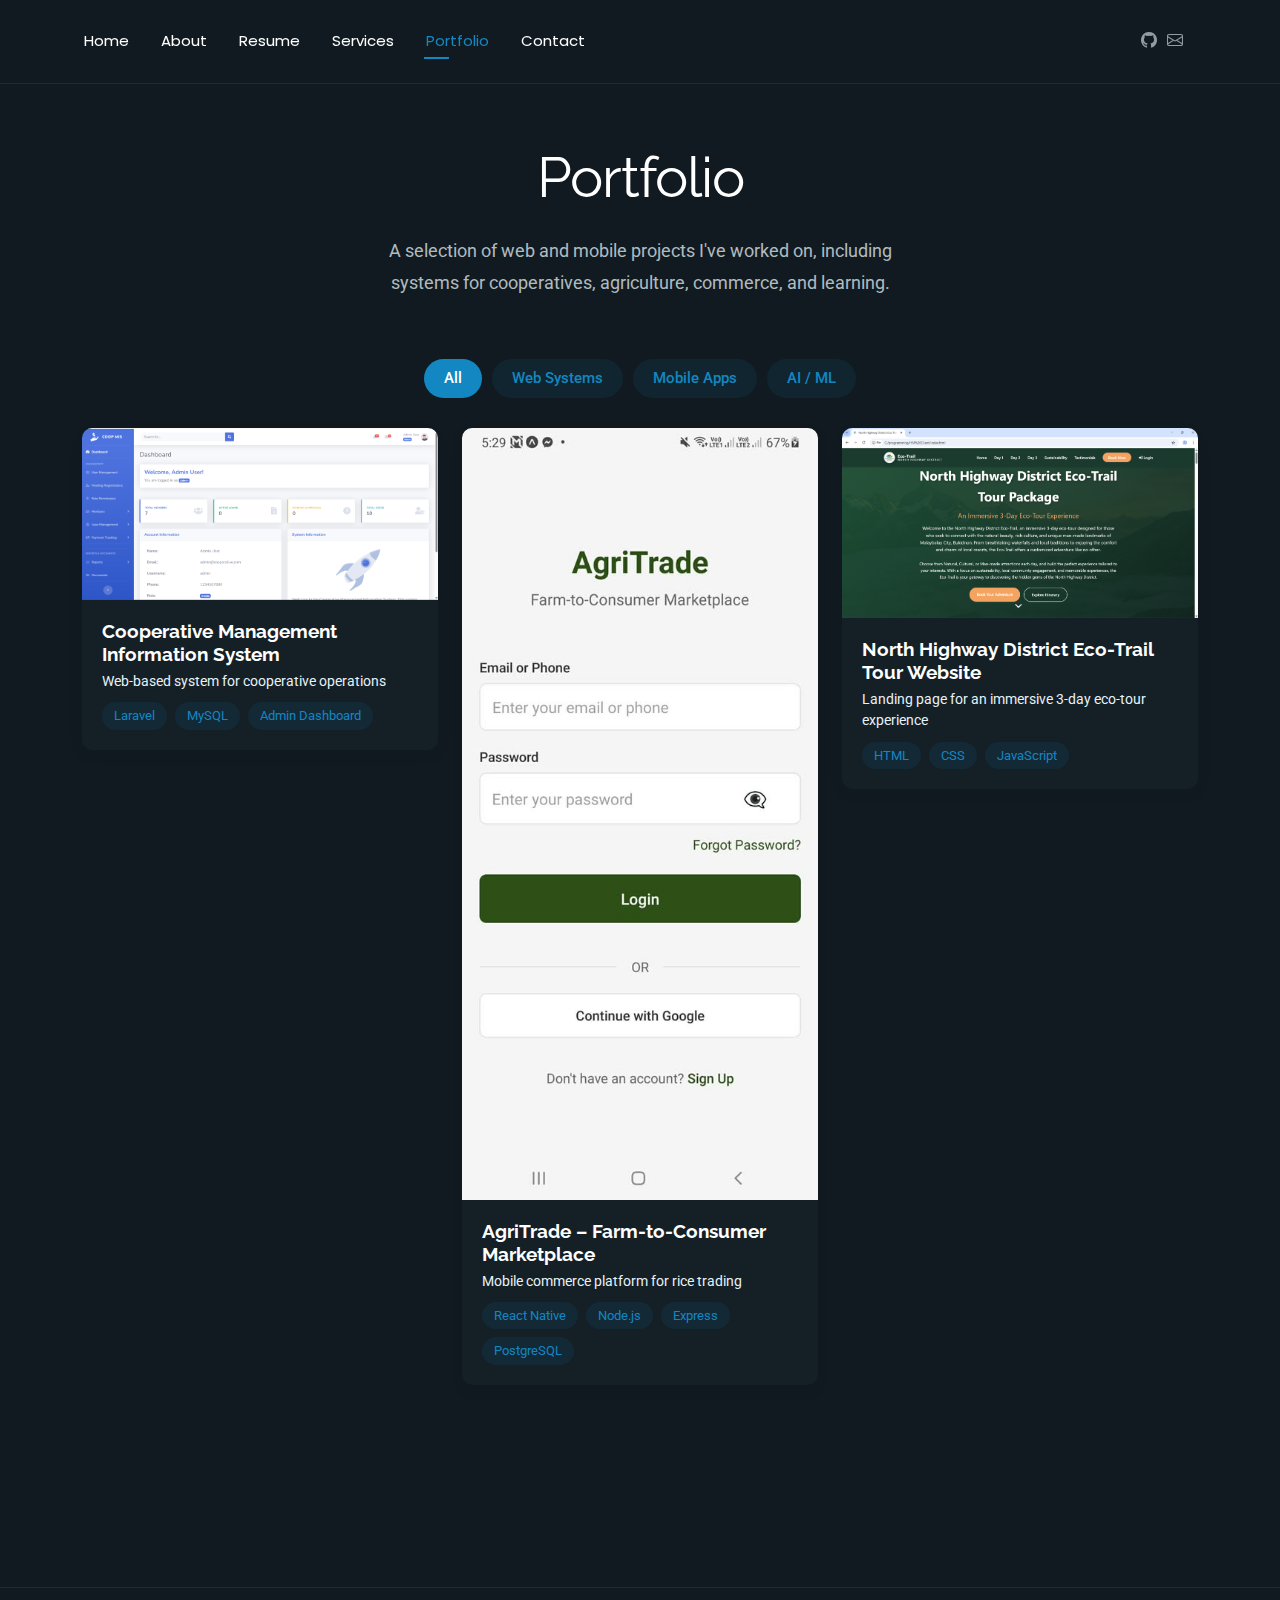
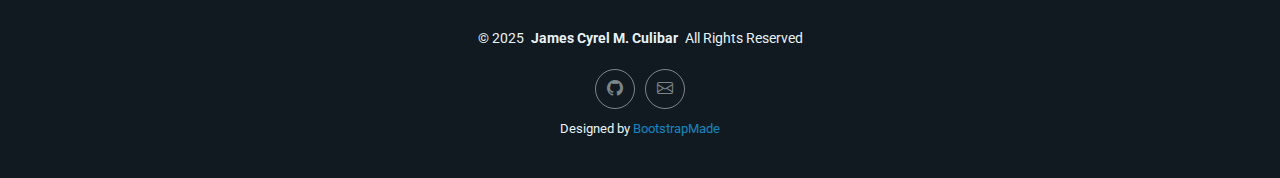
<file: portfolio.html>
<!DOCTYPE html>
<html lang="en">

<head>
  <meta charset="utf-8">
  <meta content="width=device-width, initial-scale=1.0" name="viewport">
  <title>Portfolio - James Cyrel M. Culibar</title>
  <meta name="description" content="">
  <meta name="keywords" content="">

  <!-- Favicons -->
  <link href="assets/img/favicon.png" rel="icon">
  <link href="assets/img/apple-touch-icon.png" rel="apple-touch-icon">

  <!-- Fonts -->
  <link href="https://fonts.googleapis.com" rel="preconnect">
  <link href="https://fonts.gstatic.com" rel="preconnect" crossorigin>
  <link href="https://fonts.googleapis.com/css2?family=Roboto:ital,wght@0,100;0,300;0,400;0,500;0,700;0,900;1,100;1,300;1,400;1,500;1,700;1,900&family=Poppins:ital,wght@0,100;0,200;0,300;0,400;0,500;0,600;0,700;0,800;0,900;1,100;1,200;1,300;1,400;1,500;1,600;1,700;1,800;1,900&family=Raleway:ital,wght@0,100;0,200;0,300;0,400;0,500;0,600;0,700;0,800;0,900;1,100;1,200;1,300;1,400;1,500;1,600;1,700;1,800;1,900&display=swap" rel="stylesheet">

  <!-- Vendor CSS Files -->
  <link href="assets/vendor/bootstrap/css/bootstrap.min.css" rel="stylesheet">
  <link href="assets/vendor/bootstrap-icons/bootstrap-icons.css" rel="stylesheet">
  <link href="assets/vendor/aos/aos.css" rel="stylesheet">
  <link href="assets/vendor/swiper/swiper-bundle.min.css" rel="stylesheet">
  <link href="assets/vendor/glightbox/css/glightbox.min.css" rel="stylesheet">

  <!-- Main CSS File -->
  <link href="assets/css/main.css" rel="stylesheet">

  <!-- =======================================================
  * Template Name: FolioOne
  * Template URL: https://bootstrapmade.com/folioone-bootstrap-portfolio-website-template/
  * Updated: Aug 23 2025 with Bootstrap v5.3.7
  * Author: BootstrapMade.com
  * License: https://bootstrapmade.com/license/
  ======================================================== -->
</head>

<body class="portfolio-page">

  <header id="header" class="header d-flex align-items-center light-background sticky-top">
    <div class="container position-relative d-flex align-items-center justify-content-between">

      <!-- <a href="index.html" class="logo d-flex align-items-center me-auto me-xl-0">
      <img src="assets/img/logo.webp" alt="">
      <h1 class="sitename">FolioOne</h1> 
    </a> -->

      <nav id="navmenu" class="navmenu">
        <ul>
          <li><a href="index.html">Home</a></li>
          <li><a href="about.html">About</a></li>
          <li><a href="resume.html">Resume</a></li>
          <li><a href="services.html">Services</a></li>
          <li><a href="portfolio.html" class="active">Portfolio</a></li>
          
          <li><a href="contact.html">Contact</a></li>
        </ul>
        <i class="mobile-nav-toggle d-xl-none bi bi-list"></i>
      </nav>

      <div class="header-social-links">
        <a href="https://github.com/JamesCyrel" target="_blank" rel="noopener noreferrer" aria-label="GitHub"><i class="bi bi-github"></i></a>
        <a href="mailto:jamescyrelculibar9@gmail.com" aria-label="Email"><i class="bi bi-envelope"></i></a>
      </div>

    </div>
  </header>

  <main class="main">

    <!-- Portfolio Section -->
    <section id="portfolio" class="portfolio section">

      <!-- Section Title -->
      <div class="container section-title" data-aos="fade-up">
        <h2>Portfolio</h2>
        <p>A selection of web and mobile projects I've worked on, including systems for cooperatives, agriculture, commerce, and learning.</p>
      </div><!-- End Section Title -->

      <div class="container" data-aos="fade-up" data-aos-delay="100">

        <div class="isotope-layout" data-default-filter="*" data-layout="masonry" data-sort="original-order">
          <ul class="portfolio-filters isotope-filters" data-aos="fade-up" data-aos-delay="200">
            <li data-filter="*" class="filter-active">All</li>
            <li data-filter=".filter-web">Web Systems</li>
            <li data-filter=".filter-mobile">Mobile Apps</li>
            <li data-filter=".filter-ai">AI / ML</li>
          </ul><!-- End Portfolio Filters -->

          <div class="row gy-4 isotope-container" data-aos="fade-up" data-aos-delay="300">
            <!-- Cooperative MIS -->
            <div class="col-lg-4 col-md-6 portfolio-item isotope-item filter-web">
              <div class="portfolio-card">
                <div class="portfolio-img">
                  <img src="assets/img/coop.png" alt="Cooperative Management Information System dashboard" class="img-fluid">
                  <div class="portfolio-overlay">
                    <a href="assets/img/coop.png" class="glightbox portfolio-lightbox"><i class="bi bi-plus"></i></a>
                    <a href="#" class="portfolio-details-link"><i class="bi bi-link"></i></a>
                  </div>
                </div>
                <div class="portfolio-info">
                  <h4>Cooperative Management Information System</h4>
                  <p>Web-based system for cooperative operations</p>
                  <div class="portfolio-tags">
                    <span>Laravel</span>
                    <span>MySQL</span>
                    <span>Admin Dashboard</span>
                  </div>
                </div>
              </div>
            </div>

            <!-- AgriTrade Mobile App -->
            <div class="col-lg-4 col-md-6 portfolio-item isotope-item filter-mobile">
              <div class="portfolio-card">
                <div class="portfolio-img">
                  <img src="assets/img/agritrade.jpg" alt="AgriTrade farm-to-consumer mobile marketplace login screen" class="img-fluid">
                  <div class="portfolio-overlay">
                    <a href="assets/img/agritrade.jpg" class="glightbox portfolio-lightbox"><i class="bi bi-plus"></i></a>
                    <a href="#" class="portfolio-details-link"><i class="bi bi-link"></i></a>
                  </div>
                </div>
                <div class="portfolio-info">
                  <h4>AgriTrade – Farm-to-Consumer Marketplace</h4>
                  <p>Mobile commerce platform for rice trading</p>
                  <div class="portfolio-tags">
                    <span>React Native</span>
                    <span>Node.js</span>
                    <span>Express</span>
                    <span>PostgreSQL</span>
                  </div>
                </div>
              </div>
            </div>

            <!-- Eco-Trail Tour Website -->
            <div class="col-lg-4 col-md-6 portfolio-item isotope-item filter-web">
              <div class="portfolio-card">
                <div class="portfolio-img">
                  <img src="assets/img/Ecotrail.png" alt="Eco-Trail 3-day tour package website landing page" class="img-fluid">
                  <div class="portfolio-overlay">
                    <a href="assets/img/Ecotrail.png" class="glightbox portfolio-lightbox"><i class="bi bi-plus"></i></a>
                    <a href="#" class="portfolio-details-link"><i class="bi bi-link"></i></a>
                  </div>
                </div>
                <div class="portfolio-info">
                  <h4>North Highway District Eco-Trail Tour Website</h4>
                  <p>Landing page for an immersive 3-day eco-tour experience</p>
                  <div class="portfolio-tags">
                    <span>HTML</span>
                    <span>CSS</span>
                    <span>JavaScript</span>
                  </div>
                </div>
              </div>
            </div>
          </div><!-- End Portfolio Items Container -->

        </div>

        <div class="text-center mt-4" data-aos="fade-up" data-aos-delay="400">
          <p>There are more projects I have built and shared on my GitHub, and some are private so you may not see them. Other repositories are also pushed by teammates or collaborators.</p>
          <p class="mb-0">You can explore more of my work here:
            <a href="https://github.com/JamesCyrel" target="_blank" rel="noopener noreferrer">github.com/JamesCyrel</a>
          </p>
        </div>

      </div>

    </section><!-- /Portfolio Section -->

  </main>

  <footer id="footer" class="footer">

    <div class="container">
      <div class="copyright text-center ">
        <p>© <span>2025</span> <strong class="px-1 sitename">James Cyrel M. Culibar</strong> <span>All Rights Reserved<br></span></p>
      </div>
      <div class="social-links d-flex justify-content-center">
        <a href="https://github.com/JamesCyrel" target="_blank" rel="noopener noreferrer" aria-label="GitHub"><i class="bi bi-github"></i></a>
        <a href="mailto:jamescyrelculibar9@gmail.com" aria-label="Email"><i class="bi bi-envelope"></i></a>
      </div>
      <div class="credits">
        <!-- All the links in the footer should remain intact. -->
        <!-- You can delete the links only if you've purchased the pro version. -->
        <!-- Licensing information: https://bootstrapmade.com/license/ -->
        <!-- Purchase the pro version with working PHP/AJAX contact form: [buy-url] -->
        Designed by <a href="https://bootstrapmade.com/">BootstrapMade</a>
      </div>
    </div>

  </footer>

  <!-- Scroll Top -->
  <a href="#" id="scroll-top" class="scroll-top d-flex align-items-center justify-content-center"><i class="bi bi-arrow-up-short"></i></a>

  <!-- Preloader -->
  <div id="preloader"></div>

  <!-- Vendor JS Files -->
  <script src="assets/vendor/bootstrap/js/bootstrap.bundle.min.js"></script>
  <script src="assets/vendor/php-email-form/validate.js"></script>
  <script src="assets/vendor/aos/aos.js"></script>
  <script src="assets/vendor/typed.js/typed.umd.js"></script>
  <script src="assets/vendor/waypoints/noframework.waypoints.js"></script>
  <script src="assets/vendor/purecounter/purecounter_vanilla.js"></script>
  <script src="assets/vendor/swiper/swiper-bundle.min.js"></script>
  <script src="assets/vendor/imagesloaded/imagesloaded.pkgd.min.js"></script>
  <script src="assets/vendor/isotope-layout/isotope.pkgd.min.js"></script>
  <script src="assets/vendor/glightbox/js/glightbox.min.js"></script>

  <!-- Main JS File -->
  <script src="assets/js/main.js"></script>

</body>

</html>
</file>
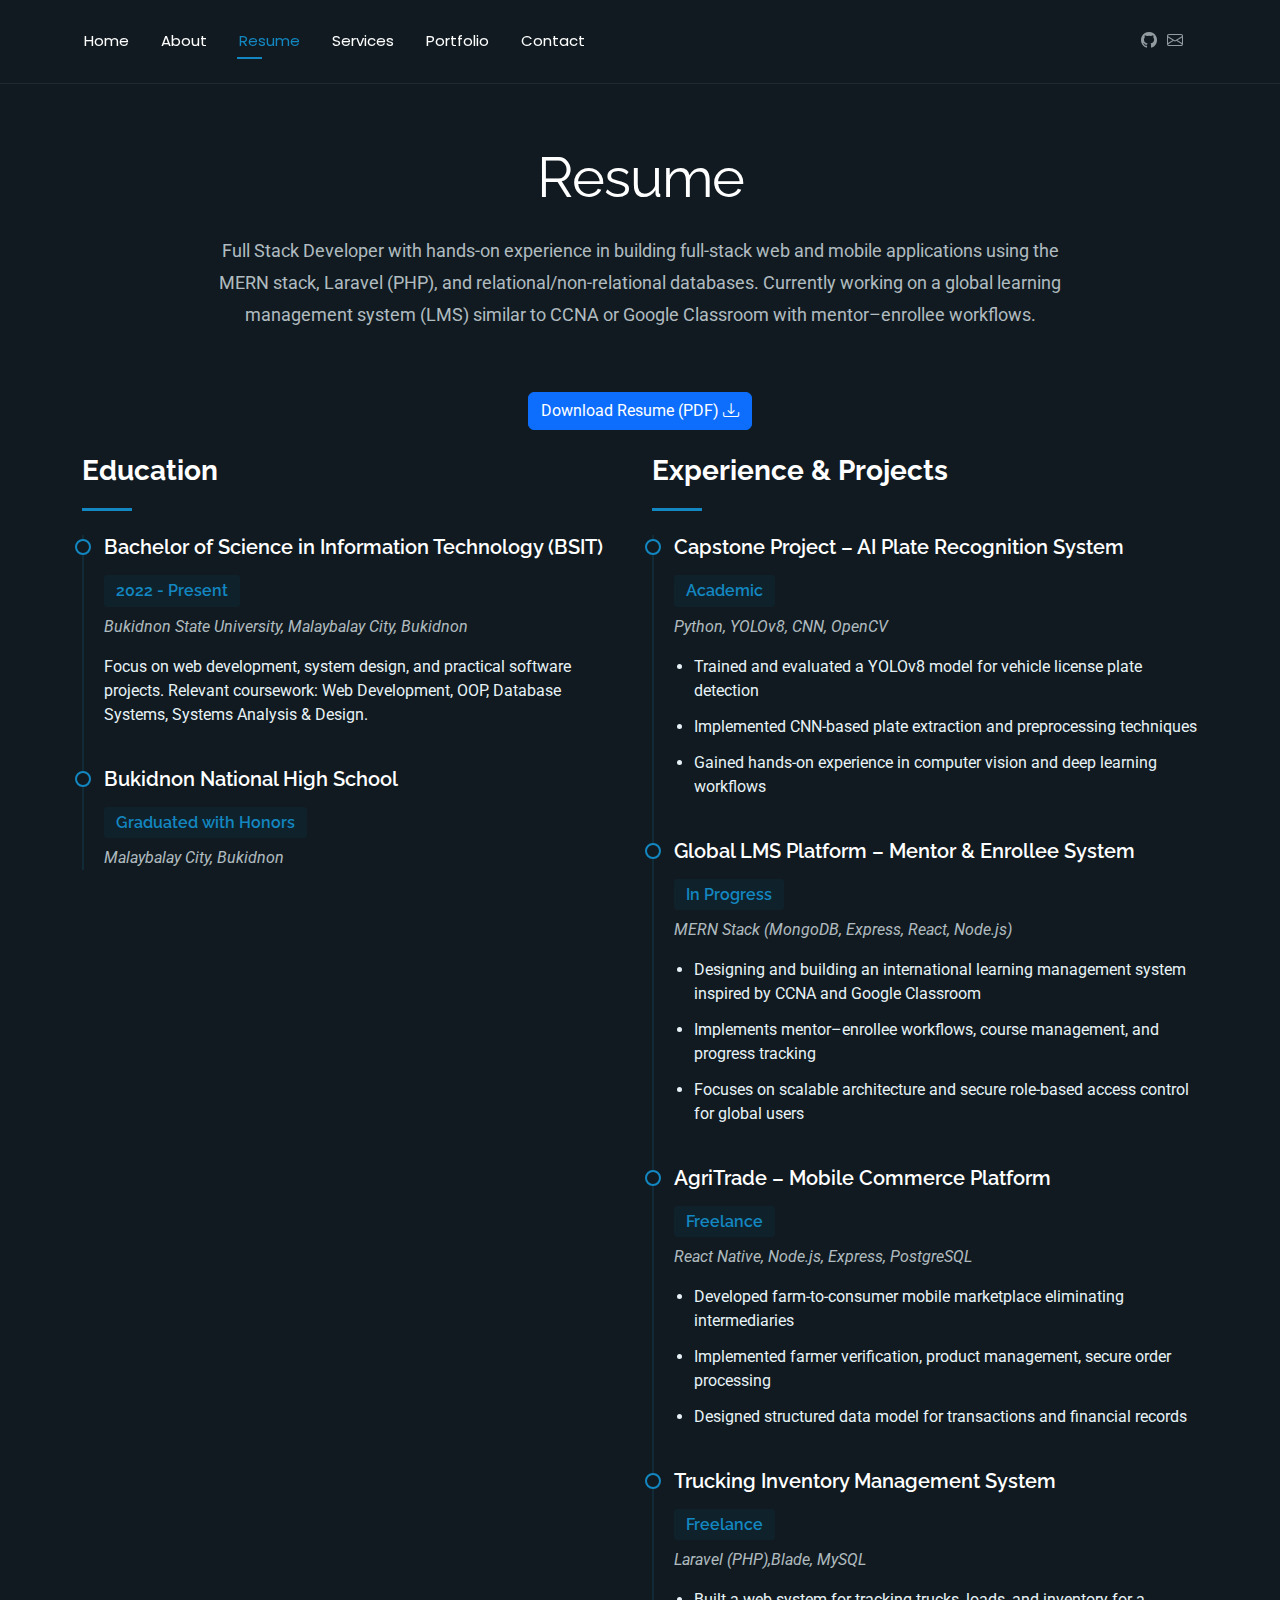
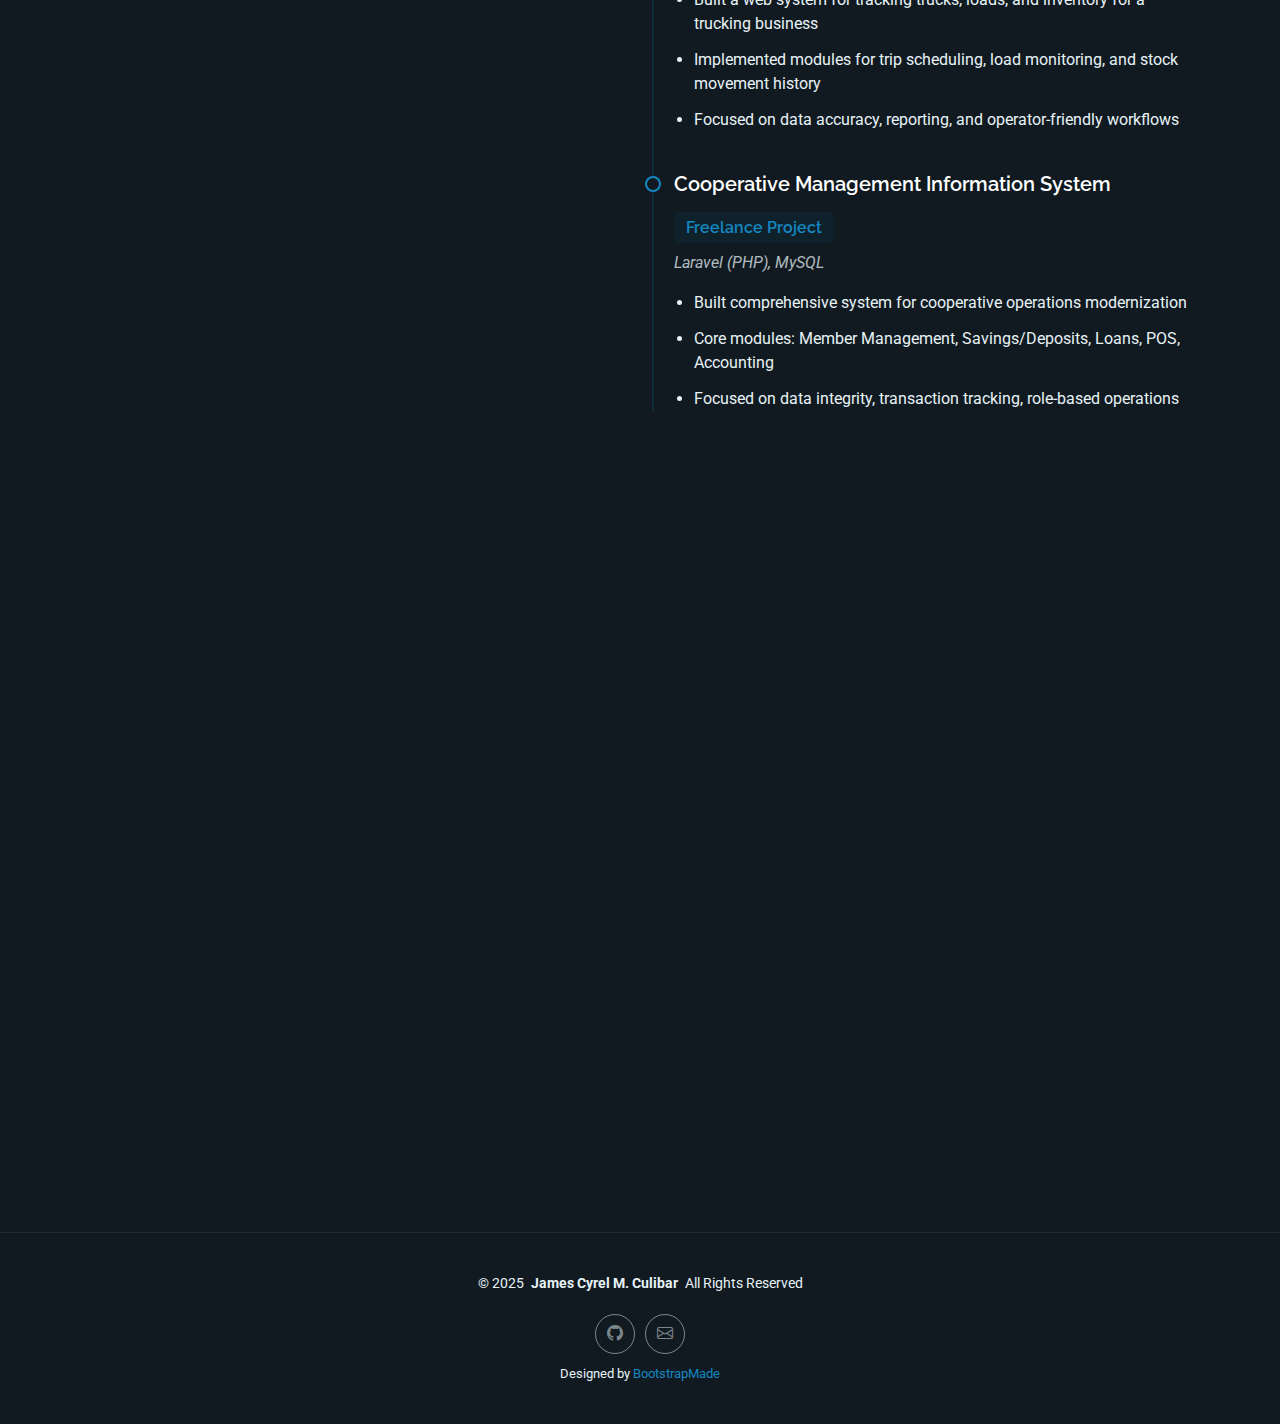
<file: resume.html>
<!DOCTYPE html>
<html lang="en">

<head>
  <meta charset="utf-8">
  <meta content="width=device-width, initial-scale=1.0" name="viewport">
  <title>Resume - James Cyrel M. Culibar</title>
  <meta name="description" content="">
  <meta name="keywords" content="">

  <!-- Favicons -->
  <link href="assets/img/favicon.png" rel="icon">
  <link href="assets/img/apple-touch-icon.png" rel="apple-touch-icon">

  <!-- Fonts -->
  <link href="https://fonts.googleapis.com" rel="preconnect">
  <link href="https://fonts.gstatic.com" rel="preconnect" crossorigin>
  <link href="https://fonts.googleapis.com/css2?family=Roboto:ital,wght@0,100;0,300;0,400;0,500;0,700;0,900;1,100;1,300;1,400;1,500;1,700;1,900&family=Poppins:ital,wght@0,100;0,200;0,300;0,400;0,500;0,600;0,700;0,800;0,900;1,100;1,200;1,300;1,400;1,500;1,600;1,700;1,800;1,900&family=Raleway:ital,wght@0,100;0,200;0,300;0,400;0,500;0,600;0,700;0,800;0,900;1,100;1,200;1,300;1,400;1,500;1,600;1,700;1,800;1,900&display=swap" rel="stylesheet">

  <!-- Vendor CSS Files -->
  <link href="assets/vendor/bootstrap/css/bootstrap.min.css" rel="stylesheet">
  <link href="assets/vendor/bootstrap-icons/bootstrap-icons.css" rel="stylesheet">
  <link href="assets/vendor/aos/aos.css" rel="stylesheet">
  <link href="assets/vendor/swiper/swiper-bundle.min.css" rel="stylesheet">
  <link href="assets/vendor/glightbox/css/glightbox.min.css" rel="stylesheet">

  <!-- Main CSS File -->
  <link href="assets/css/main.css" rel="stylesheet">

  <!-- =======================================================
  * Template Name: FolioOne
  * Template URL: https://bootstrapmade.com/folioone-bootstrap-portfolio-website-template/
  * Updated: Aug 23 2025 with Bootstrap v5.3.7
  * Author: BootstrapMade.com
  * License: https://bootstrapmade.com/license/
  ======================================================== -->
</head>

<body class="resume-page">

  <header id="header" class="header d-flex align-items-center light-background sticky-top">
    <div class="container position-relative d-flex align-items-center justify-content-between">

      <!-- <a href="index.html" class="logo d-flex align-items-center me-auto me-xl-0">
      <img src="assets/img/logo.webp" alt="">
      <h1 class="sitename">FolioOne</h1> 
    </a> -->

      <nav id="navmenu" class="navmenu">
        <ul>
          <li><a href="index.html">Home</a></li>
          <li><a href="about.html">About</a></li>
          <li><a href="resume.html" class="active">Resume</a></li>
          <li><a href="services.html">Services</a></li>
          <li><a href="portfolio.html">Portfolio</a></li>
          
          <li><a href="contact.html">Contact</a></li>
        </ul>
        <i class="mobile-nav-toggle d-xl-none bi bi-list"></i>
      </nav>

      <div class="header-social-links">
        <a href="https://github.com/JamesCyrel" target="_blank" rel="noopener noreferrer" aria-label="GitHub"><i class="bi bi-github"></i></a>
        <a href="mailto:jamescyrelculibar9@gmail.com" aria-label="Email"><i class="bi bi-envelope"></i></a>
      </div>

    </div>
  </header>

  <main class="main">

    <!-- Resume Section -->
    <section id="resume" class="resume section">

      <!-- Section Title -->
      <div class="container section-title" data-aos="fade-up">
      <h2>Resume</h2>
        <p>Full Stack Developer with hands-on experience in building full-stack web and mobile applications using the MERN stack, Laravel (PHP), and relational/non-relational databases. Currently working on a global learning management system (LMS) similar to CCNA or Google Classroom with mentor–enrollee workflows.</p>
      </div><!-- End Section Title -->

      <div class="text-center mb-4" data-aos="fade-up" data-aos-delay="150">
        <a href="Resume.pdf" class="btn btn-primary" target="_blank" rel="noopener noreferrer" download>
          Download Resume (PDF) <i class="bi bi-download"></i>
        </a>
      </div>

      <div class="container" data-aos="fade-up" data-aos-delay="100">

        <div class="row">
          <div class="col-lg-6">

            <!-- Education Section -->
            <div class="resume-item" data-aos="fade-up">
              <h3 class="resume-title">Education</h3>

              <div class="resume-content">
                <article class="education-item">
                  <h4>Bachelor of Science in Information Technology (BSIT)</h4>
                  <h5>2022 - Present</h5>
                  <p class="institution"><em>Bukidnon State University, Malaybalay City, Bukidnon</em></p>
                  <p>Focus on web development, system design, and practical software projects. Relevant coursework: Web Development, OOP, Database Systems, Systems Analysis & Design.</p>
                </article>

                <article class="education-item">
                  <h4>Bukidnon National High School</h4>
                  <h5>Graduated with Honors</h5>
                  <p class="institution"><em>Malaybalay City, Bukidnon</em></p>
                </article>
              </div>
            </div><!-- End Education Section -->

            <!-- Technical Skills Section -->
            <div class="resume-item skills-animation" data-aos="fade-up">
              <h3 class="resume-title">Technical Skills</h3>

              <div class="resume-content">
                <div class="skill-item">
                  <h4>Backend Development (Primary Strength)</h4>
                  <div class="progress">
                    <div class="progress-bar" role="progressbar" aria-valuenow="80" aria-valuemin="0" aria-valuemax="100"></div>
                  </div>
                  <p class="small mt-1">Node.js, Express.js, PHP (Laravel), RESTful API Development</p>
                </div>

                <div class="skill-item">
                  <h4>Frontend Development</h4>
                  <div class="progress">
                    <div class="progress-bar" role="progressbar" aria-valuenow="60" aria-valuemin="0" aria-valuemax="100"></div>
                  </div>
                  <p class="small mt-1">HTML, CSS, JavaScript, React.js, React Native</p>
                </div>

                <div class="skill-item">
                  <h4>Databases</h4>
                  <div class="progress">
                    <div class="progress-bar" role="progressbar" aria-valuenow="75" aria-valuemin="0" aria-valuemax="100"></div>
                  </div>
                  <p class="small mt-1">MySQL, MongoDB, PostgreSQL</p>
                </div>

                <div class="skill-item">
                  <h4>Tools &amp; Technologies</h4>
                  <div class="progress">
                    <div class="progress-bar" role="progressbar" aria-valuenow="70" aria-valuemin="0" aria-valuemax="100"></div>
                  </div>
                  <p class="small mt-1">Git & GitHub, VS Code, Basic Cybersecurity Concepts</p>
                </div>
              </div>
            </div><!-- End Technical Skills Section -->

            <!-- Online Profiles -->
            <div class="resume-item" data-aos="fade-up">
              <h3 class="resume-title">Online Profiles</h3>
              <div class="resume-content">
                <p><strong>GitHub:</strong> <a href="https://github.com/JamesCyrel" target="_blank" rel="noopener noreferrer">github.com/JamesCyrel</a></p>
              </div>
            </div><!-- End Online Profiles -->
          </div>

          <div class="col-lg-6">
            <!-- Projects & Experience Section -->
            <div class="resume-item" data-aos="fade-up" data-aos-delay="100">
              <h3 class="resume-title">Experience &amp; Projects</h3>

              <div class="resume-content">
                <article class="experience-item">
                  <h4>Capstone Project – AI Plate Recognition System</h4>
                  <h5>Academic</h5>
                  <p class="company"><em>Python, YOLOv8, CNN, OpenCV</em></p>
                  <ul>
                    <li>Trained and evaluated a YOLOv8 model for vehicle license plate detection</li>
                    <li>Implemented CNN-based plate extraction and preprocessing techniques</li>
                    <li>Gained hands-on experience in computer vision and deep learning workflows</li>
                  </ul>
                </article>

                <article class="experience-item">
                  <h4>Global LMS Platform – Mentor &amp; Enrollee System</h4>
                  <h5>In Progress</h5>
                  <p class="company"><em>MERN Stack (MongoDB, Express, React, Node.js)</em></p>
                  <ul>
                    <li>Designing and building an international learning management system inspired by CCNA and Google Classroom</li>
                    <li>Implements mentor–enrollee workflows, course management, and progress tracking</li>
                    <li>Focuses on scalable architecture and secure role-based access control for global users</li>
                  </ul>
                </article>

                <article class="experience-item">
                  <h4>AgriTrade – Mobile Commerce Platform</h4>
                  <h5>Freelance</h5>
                  <p class="company"><em>React Native, Node.js, Express, PostgreSQL</em></p>
                  <ul>
                    <li>Developed farm-to-consumer mobile marketplace eliminating intermediaries</li>
                    <li>Implemented farmer verification, product management, secure order processing</li>
                    <li>Designed structured data model for transactions and financial records</li>
                  </ul>
                </article>

                <article class="experience-item">
                  <h4>Trucking Inventory Management System</h4>
                  <h5>Freelance</h5>
                  <p class="company"><em>Laravel (PHP),Blade, MySQL</em></p>
                  <ul>
                    <li>Built a web system for tracking trucks, loads, and inventory for a trucking business</li>
                    <li>Implemented modules for trip scheduling, load monitoring, and stock movement history</li>
                    <li>Focused on data accuracy, reporting, and operator-friendly workflows</li>
                  </ul>
                </article>

                <article class="experience-item">
                  <h4>Cooperative Management Information System</h4>
                  <h5>Freelance Project</h5>
                  <p class="company"><em>Laravel (PHP), MySQL</em></p>
                  <ul>
                    <li>Built comprehensive system for cooperative operations modernization</li>
                    <li>Core modules: Member Management, Savings/Deposits, Loans, POS, Accounting</li>
                    <li>Focused on data integrity, transaction tracking, role-based operations</li>
                  </ul>
                </article>
              </div>
            </div><!-- End Projects & Experience Section -->
          </div>
        </div>

        <!-- Leadership & Certifications Row -->
        <div class="row mt-5">
          <div class="col-lg-6">
            <!-- Leadership Section -->
            <div class="resume-item" data-aos="fade-up">
              <h3 class="resume-title">Leadership &amp; Activities</h3>

              <div class="resume-content">
                <article class="experience-item">
                  <h4>Project Manager – MERN Stack Project</h4>
                  <h5>3rd Year, 2nd Semester</h5>
                  <p class="company"><em>Bukidnon State University</em></p>
                  <ul>
                    <li>Led development team in planning, task delegation, and system implementation</li>
                    <li>Coordinated backend and frontend integration</li>
                    <li>Ensured milestone delivery and project completion</li>
                  </ul>
                </article>

                <article class="experience-item">
                  <h4>Academic Mentoring Program (AMP) – Mentor</h4>
                  <h5>2024</h5>
                  <p class="company"><em>Bukidnon State University Computer Society</em></p>
                  <ul>
                    <li>Mentored 3rd year IT students in technical concepts</li>
                    <li>Conducted sessions on React fundamentals and Hooks for 3rd-year students</li>
                  </ul>
                </article>
              </div>
            </div><!-- End Leadership Section -->
          </div>

          <div class="col-lg-6">
            <!-- Certifications & Achievements Section -->
            <div class="resume-item" data-aos="fade-up" data-aos-delay="100">
              <h3 class="resume-title">Certifications &amp; Achievements</h3>

              <div class="resume-content">
                <article class="education-item">
                  <h4>Cisco Networking Academy</h4>
                  <ul>
                    <li>Introduction to Cybersecurity</li>
                    <li>CCNA: Introduction to Networks</li>
                    <li>CCNA: Switching, Routing, and Wireless Essentials</li>
                  </ul>
                </article>

                <article class="education-item">
                  <h4>Hack4Gov Competition – DICT Region X</h4>
                  <h5>November 2025</h5>
                  <ul>
                    <li><strong>1st Runner-Up</strong> (Team Award)</li>
                    <li>Certificate of Participation</li>
                  </ul>
                </article>

                <article class="education-item">
                  <h4>TOPCIT (Test of Practical Competency in ICT)</h4>
                  <ul>
                    <li>Level 2</li>
                    <li><strong>Top 2 Performer – Bukidnon State University</strong></li>
                  </ul>
                </article>

                <article class="education-item">
                  <h4>University Dean's Lister</h4>
                  <p class="institution"><em>Multiple semesters</em></p>
                </article>
              </div>
            </div><!-- End Certifications & Achievements Section -->
          </div>
        </div>

      </div>

    </section><!-- /Resume Section -->

  </main>

  <footer id="footer" class="footer">

    <div class="container">
      <div class="copyright text-center ">
        <p>© <span>2025</span> <strong class="px-1 sitename">James Cyrel M. Culibar</strong> <span>All Rights Reserved<br></span></p>
      </div>
      <div class="social-links d-flex justify-content-center">
        <a href="https://github.com/JamesCyrel" target="_blank" rel="noopener noreferrer" aria-label="GitHub"><i class="bi bi-github"></i></a>
        <a href="mailto:jamescyrelculibar9@gmail.com" aria-label="Email"><i class="bi bi-envelope"></i></a>
      </div>
      <div class="credits">
        <!-- All the links in the footer should remain intact. -->
        <!-- You can delete the links only if you've purchased the pro version. -->
        <!-- Licensing information: https://bootstrapmade.com/license/ -->
        <!-- Purchase the pro version with working PHP/AJAX contact form: [buy-url] -->
        Designed by <a href="https://bootstrapmade.com/">BootstrapMade</a>
      </div>
    </div>

  </footer>

  <!-- Scroll Top -->
  <a href="#" id="scroll-top" class="scroll-top d-flex align-items-center justify-content-center"><i class="bi bi-arrow-up-short"></i></a>

  <!-- Preloader -->
  <div id="preloader"></div>

  <!-- Vendor JS Files -->
  <script src="assets/vendor/bootstrap/js/bootstrap.bundle.min.js"></script>
  <script src="assets/vendor/php-email-form/validate.js"></script>
  <script src="assets/vendor/aos/aos.js"></script>
  <script src="assets/vendor/typed.js/typed.umd.js"></script>
  <script src="assets/vendor/waypoints/noframework.waypoints.js"></script>
  <script src="assets/vendor/purecounter/purecounter_vanilla.js"></script>
  <script src="assets/vendor/swiper/swiper-bundle.min.js"></script>
  <script src="assets/vendor/imagesloaded/imagesloaded.pkgd.min.js"></script>
  <script src="assets/vendor/isotope-layout/isotope.pkgd.min.js"></script>
  <script src="assets/vendor/glightbox/js/glightbox.min.js"></script>

  <!-- Main JS File -->
  <script src="assets/js/main.js"></script>

</body>

</html>
</file>
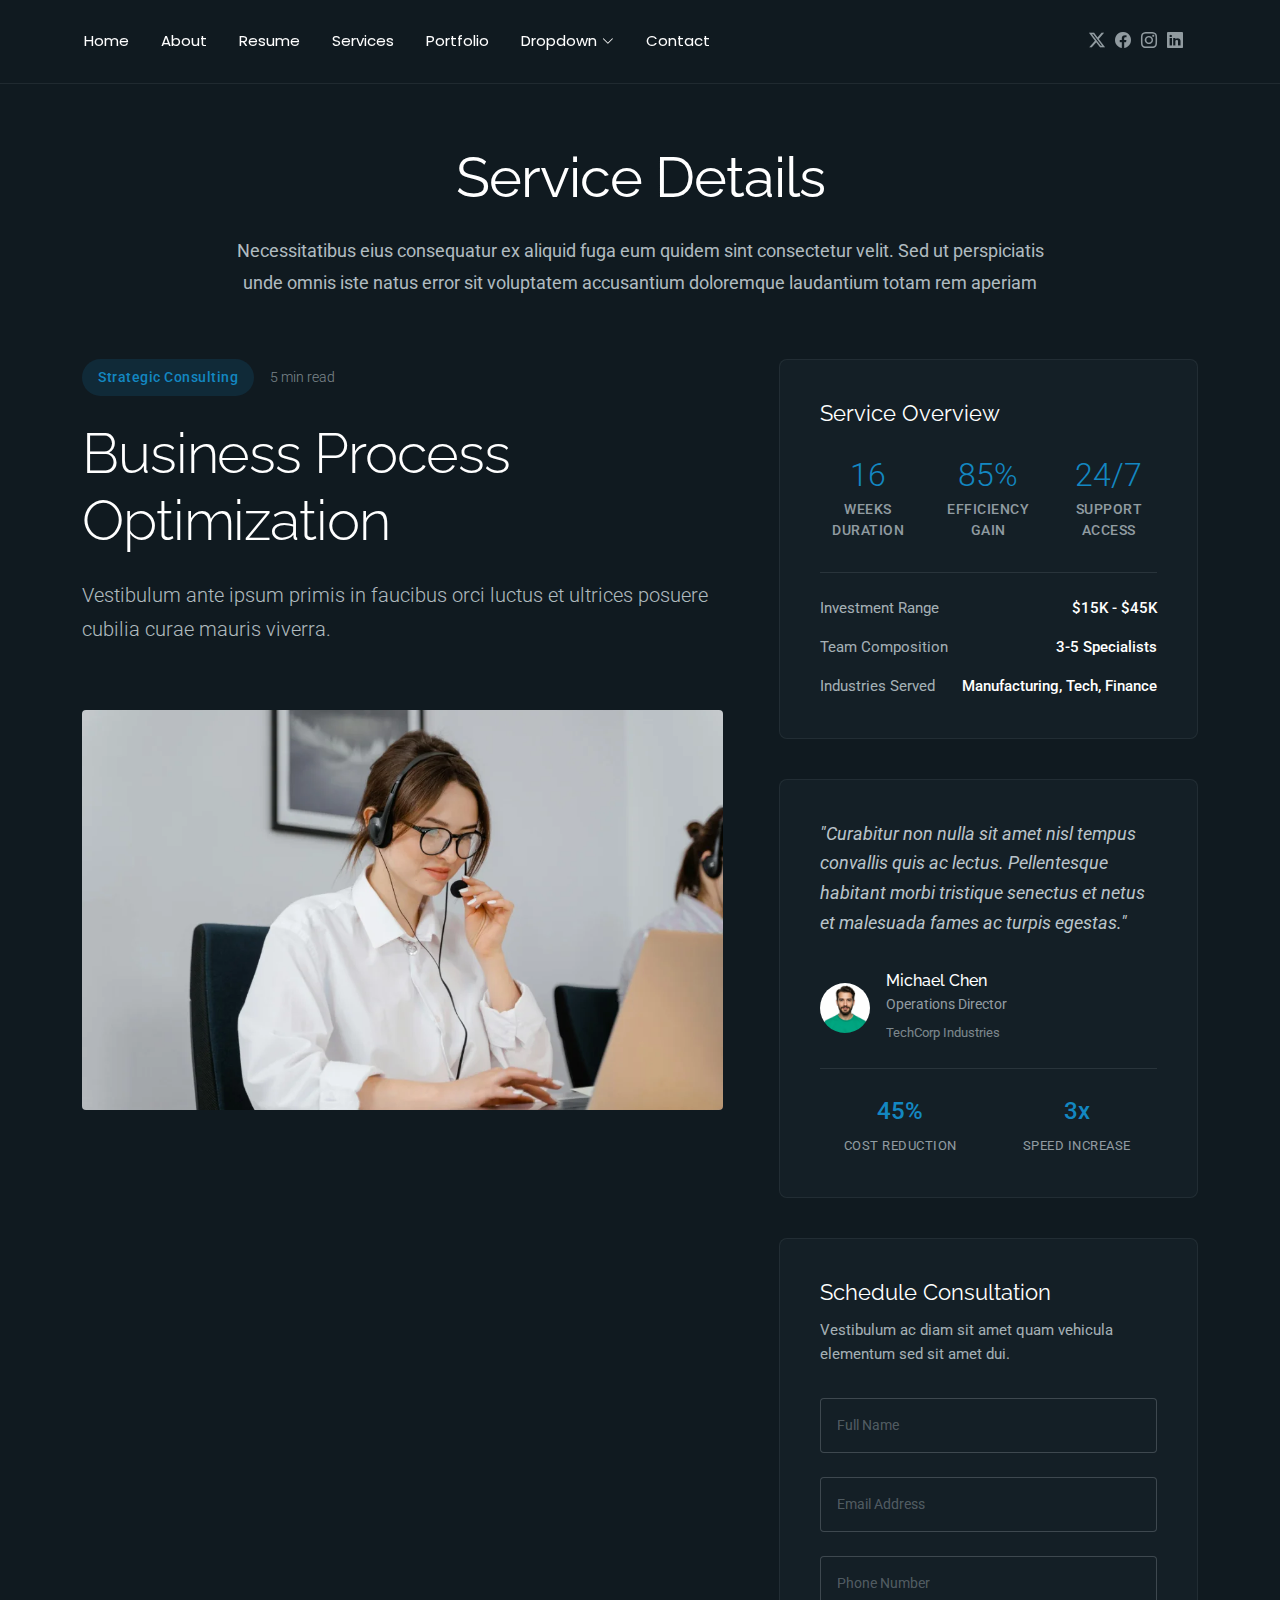
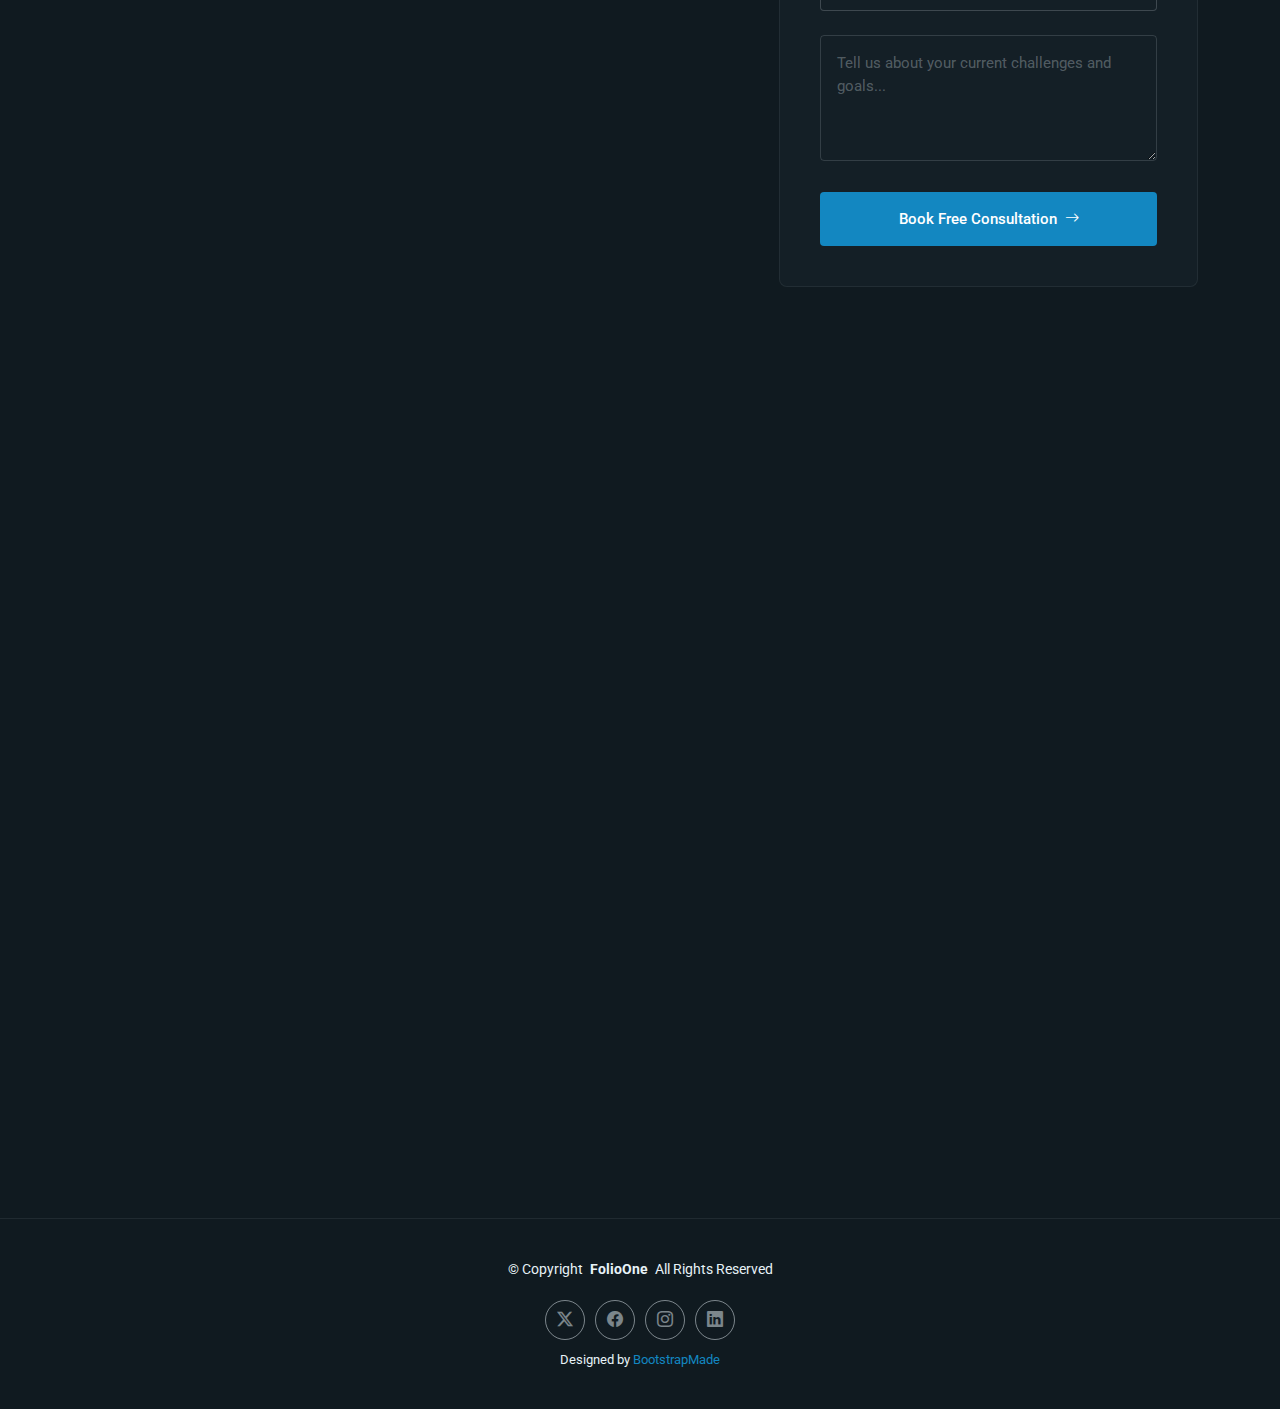
<file: service-details.html>
<!DOCTYPE html>
<html lang="en">

<head>
  <meta charset="utf-8">
  <meta content="width=device-width, initial-scale=1.0" name="viewport">
  <title>Service Details - FolioOne Bootstrap Template</title>
  <meta name="description" content="">
  <meta name="keywords" content="">

  <!-- Favicons -->
  <link href="assets/img/favicon.png" rel="icon">
  <link href="assets/img/apple-touch-icon.png" rel="apple-touch-icon">

  <!-- Fonts -->
  <link href="https://fonts.googleapis.com" rel="preconnect">
  <link href="https://fonts.gstatic.com" rel="preconnect" crossorigin>
  <link href="https://fonts.googleapis.com/css2?family=Roboto:ital,wght@0,100;0,300;0,400;0,500;0,700;0,900;1,100;1,300;1,400;1,500;1,700;1,900&family=Poppins:ital,wght@0,100;0,200;0,300;0,400;0,500;0,600;0,700;0,800;0,900;1,100;1,200;1,300;1,400;1,500;1,600;1,700;1,800;1,900&family=Raleway:ital,wght@0,100;0,200;0,300;0,400;0,500;0,600;0,700;0,800;0,900;1,100;1,200;1,300;1,400;1,500;1,600;1,700;1,800;1,900&display=swap" rel="stylesheet">

  <!-- Vendor CSS Files -->
  <link href="assets/vendor/bootstrap/css/bootstrap.min.css" rel="stylesheet">
  <link href="assets/vendor/bootstrap-icons/bootstrap-icons.css" rel="stylesheet">
  <link href="assets/vendor/aos/aos.css" rel="stylesheet">
  <link href="assets/vendor/swiper/swiper-bundle.min.css" rel="stylesheet">
  <link href="assets/vendor/glightbox/css/glightbox.min.css" rel="stylesheet">

  <!-- Main CSS File -->
  <link href="assets/css/main.css" rel="stylesheet">

  <!-- =======================================================
  * Template Name: FolioOne
  * Template URL: https://bootstrapmade.com/folioone-bootstrap-portfolio-website-template/
  * Updated: Aug 23 2025 with Bootstrap v5.3.7
  * Author: BootstrapMade.com
  * License: https://bootstrapmade.com/license/
  ======================================================== -->
</head>

<body class="service-details-page">

  <header id="header" class="header d-flex align-items-center light-background sticky-top">
    <div class="container position-relative d-flex align-items-center justify-content-between">

      <!-- <a href="index.html" class="logo d-flex align-items-center me-auto me-xl-0">
      <img src="assets/img/logo.webp" alt="">
      <h1 class="sitename">FolioOne</h1> 
    </a> -->

      <nav id="navmenu" class="navmenu">
        <ul>
          <li><a href="index.html">Home</a></li>
          <li><a href="about.html">About</a></li>
          <li><a href="resume.html">Resume</a></li>
          <li><a href="services.html">Services</a></li>
          <li><a href="portfolio.html">Portfolio</a></li>
          <li class="dropdown"><a href="#"><span>Dropdown</span> <i class="bi bi-chevron-down toggle-dropdown"></i></a>
            <ul>
              <li><a href="#">Dropdown 1</a></li>
              <li class="dropdown"><a href="#"><span>Deep Dropdown</span> <i class="bi bi-chevron-down toggle-dropdown"></i></a>
                <ul>
                  <li><a href="#">Deep Dropdown 1</a></li>
                  <li><a href="#">Deep Dropdown 2</a></li>
                  <li><a href="#">Deep Dropdown 3</a></li>
                  <li><a href="#">Deep Dropdown 4</a></li>
                  <li><a href="#">Deep Dropdown 5</a></li>
                </ul>
              </li>
              <li><a href="#">Dropdown 2</a></li>
              <li><a href="#">Dropdown 3</a></li>
              <li><a href="#">Dropdown 4</a></li>
            </ul>
          </li>
          <li><a href="contact.html">Contact</a></li>
        </ul>
        <i class="mobile-nav-toggle d-xl-none bi bi-list"></i>
      </nav>

      <div class="header-social-links">
        <a href="#" class="twitter"><i class="bi bi-twitter-x"></i></a>
        <a href="#" class="facebook"><i class="bi bi-facebook"></i></a>
        <a href="#" class="instagram"><i class="bi bi-instagram"></i></a>
        <a href="#" class="linkedin"><i class="bi bi-linkedin"></i></a>
      </div>

    </div>
  </header>

  <main class="main">

    <!-- Service Details Section -->
    <section id="service-details" class="service-details section">

      <!-- Section Title -->
      <div class="container section-title" data-aos="fade-up">
        <h2>Service Details</h2>
        <p>Necessitatibus eius consequatur ex aliquid fuga eum quidem sint consectetur velit. Sed ut perspiciatis unde omnis iste natus error sit voluptatem accusantium doloremque laudantium totam rem aperiam</p>
      </div><!-- End Section Title -->

      <div class="container" data-aos="fade-up" data-aos-delay="100">

        <div class="row">

          <!-- Main Content Area -->
          <div class="col-lg-7">

            <!-- Hero Service Introduction -->
            <div class="service-hero" data-aos="fade-up" data-aos-delay="100">
              <div class="service-meta">
                <span class="service-category">Strategic Consulting</span>
                <span class="reading-time">5 min read</span>
              </div>
              <h1>Business Process Optimization</h1>
              <p class="service-description">Vestibulum ante ipsum primis in faucibus orci luctus et ultrices posuere cubilia curae mauris viverra.</p>
            </div>

            <!-- Service Visual -->
            <div class="service-visual" data-aos="zoom-in" data-aos-delay="200">
              <img src="assets/img/services/services-7.webp" alt="Business Process Optimization" class="img-fluid">
            </div>

            <!-- Service Content -->
            <div class="service-narrative" data-aos="fade-up" data-aos-delay="300">
              <h3>Transform Your Operations</h3>
              <p>Donec rutrum congue leo eget malesuada. Vivamus magna justo, lacinia eget consectetur sed, convallis at tellus. Mauris blandit aliquet elit, eget tincidunt nibh pulvinar a. Cras ultricies ligula sed magna dictum porta.</p>

              <p>Sed porttitor lectus nibh. Vestibulum ac diam sit amet quam vehicula elementum sed sit amet dui. Pellentesque habitant morbi tristique senectus et netus et malesuada fames ac turpis egestas. Donec sollicitudin molestie malesuada.</p>

              <!-- Key Benefits Grid -->
              <div class="benefits-grid" data-aos="fade-up" data-aos-delay="400">
                <div class="benefit-card">
                  <div class="benefit-icon">
                    <i class="bi bi-lightning-charge"></i>
                  </div>
                  <h4>Efficiency Boost</h4>
                  <p>Curabitur arcu erat accumsan id imperdiet et porttitor at sem.</p>
                </div>

                <div class="benefit-card">
                  <div class="benefit-icon">
                    <i class="bi bi-shield-check"></i>
                  </div>
                  <h4>Risk Mitigation</h4>
                  <p>Pellentesque in ipsum id orci porta dapibus vestibulum ante ipsum.</p>
                </div>

                <div class="benefit-card">
                  <div class="benefit-icon">
                    <i class="bi bi-graph-up"></i>
                  </div>
                  <h4>Growth Acceleration</h4>
                  <p>Vivamus suscipit tortor eget felis porttitor volutpat mauris blandit.</p>
                </div>

                <div class="benefit-card">
                  <div class="benefit-icon">
                    <i class="bi bi-people"></i>
                  </div>
                  <h4>Team Alignment</h4>
                  <p>Donec rutrum congue leo eget malesuada vivamus magna justo lacinia.</p>
                </div>
              </div>

            </div>

            <!-- Implementation Timeline -->
            <div class="timeline-section" data-aos="fade-up" data-aos-delay="500">
              <h3>Implementation Journey</h3>
              <div class="timeline">
                <div class="timeline-item">
                  <div class="timeline-marker">
                    <span>1</span>
                  </div>
                  <div class="timeline-content">
                    <h4>Discovery &amp; Assessment</h4>
                    <p>Comprehensive analysis of current processes and identification of optimization opportunities.</p>
                    <small>Week 1-2</small>
                  </div>
                </div>

                <div class="timeline-item">
                  <div class="timeline-marker">
                    <span>2</span>
                  </div>
                  <div class="timeline-content">
                    <h4>Strategic Planning</h4>
                    <p>Development of customized optimization roadmap with clear milestones and success metrics.</p>
                    <small>Week 3-4</small>
                  </div>
                </div>

                <div class="timeline-item">
                  <div class="timeline-marker">
                    <span>3</span>
                  </div>
                  <div class="timeline-content">
                    <h4>Implementation</h4>
                    <p>Systematic rollout of process improvements with continuous monitoring and adjustment.</p>
                    <small>Week 5-12</small>
                  </div>
                </div>

                <div class="timeline-item">
                  <div class="timeline-marker">
                    <span>4</span>
                  </div>
                  <div class="timeline-content">
                    <h4>Optimization &amp; Scale</h4>
                    <p>Fine-tuning of implemented solutions and preparation for organization-wide scaling.</p>
                    <small>Week 13-16</small>
                  </div>
                </div>
              </div>
            </div>

          </div><!-- End Main Content -->

          <!-- Service Sidebar -->
          <div class="col-lg-5">
            <div class="service-sidebar" data-aos="fade-up" data-aos-delay="200">

              <!-- Service Overview Card -->
              <div class="overview-card">
                <div class="overview-header">
                  <h4>Service Overview</h4>
                </div>
                <div class="overview-stats">
                  <div class="stat-item">
                    <div class="stat-number">16</div>
                    <div class="stat-label">Weeks Duration</div>
                  </div>
                  <div class="stat-item">
                    <div class="stat-number">85%</div>
                    <div class="stat-label">Efficiency Gain</div>
                  </div>
                  <div class="stat-item">
                    <div class="stat-number">24/7</div>
                    <div class="stat-label">Support Access</div>
                  </div>
                </div>

                <div class="overview-details">
                  <div class="detail-row">
                    <span class="detail-label">Investment Range</span>
                    <span class="detail-value">$15K - $45K</span>
                  </div>
                  <div class="detail-row">
                    <span class="detail-label">Team Composition</span>
                    <span class="detail-value">3-5 Specialists</span>
                  </div>
                  <div class="detail-row">
                    <span class="detail-label">Industries Served</span>
                    <span class="detail-value">Manufacturing, Tech, Finance</span>
                  </div>
                </div>
              </div>

              <!-- Client Success Story -->
              <div class="success-story">
                <div class="story-quote">
                  <p>"Curabitur non nulla sit amet nisl tempus convallis quis ac lectus. Pellentesque habitant morbi tristique senectus et netus et malesuada fames ac turpis egestas."</p>
                </div>
                <div class="story-author">
                  <img src="assets/img/person/person-m-8.webp" alt="Michael Chen" class="author-avatar">
                  <div class="author-details">
                    <h5>Michael Chen</h5>
                    <span>Operations Director</span>
                    <small>TechCorp Industries</small>
                  </div>
                </div>
                <div class="story-metrics">
                  <div class="metric">
                    <span class="metric-value">45%</span>
                    <span class="metric-label">Cost Reduction</span>
                  </div>
                  <div class="metric">
                    <span class="metric-value">3x</span>
                    <span class="metric-label">Speed Increase</span>
                  </div>
                </div>
              </div>

              <!-- Consultation Form -->
              <div class="consultation-form">
                <div class="form-header">
                  <h4>Schedule Consultation</h4>
                  <p>Vestibulum ac diam sit amet quam vehicula elementum sed sit amet dui.</p>
                </div>

                <form action="forms/consultation.php" method="post" class="php-email-form">
                  <div class="form-group">
                    <input type="text" name="name" class="form-input" placeholder="Full Name" required="">
                  </div>

                  <div class="form-group">
                    <input type="email" name="email" class="form-input" placeholder="Email Address" required="">
                  </div>

                  <div class="form-group">
                    <input type="tel" name="phone" class="form-input" placeholder="Phone Number">
                  </div>

                  <input type="hidden" name="subject" value="Business Process Optimization Consultation">

                  <div class="form-group">
                    <textarea name="message" class="form-input" rows="4" placeholder="Tell us about your current challenges and goals..." required=""></textarea>
                  </div>

                  <div class="loading">Loading</div>
                  <div class="error-message"></div>
                  <div class="sent-message">Your consultation request has been sent. Thank you!</div>

                  <button type="submit" class="btn-consultation">
                    <span>Book Free Consultation</span>
                    <i class="bi bi-arrow-right"></i>
                  </button>
                </form>
              </div>

            </div>
          </div><!-- End Sidebar -->

        </div>

      </div>

    </section><!-- /Service Details Section -->

  </main>

  <footer id="footer" class="footer">

    <div class="container">
      <div class="copyright text-center ">
        <p>© <span>Copyright</span> <strong class="px-1 sitename">FolioOne</strong> <span>All Rights Reserved<br></span></p>
      </div>
      <div class="social-links d-flex justify-content-center">
        <a href=""><i class="bi bi-twitter-x"></i></a>
        <a href=""><i class="bi bi-facebook"></i></a>
        <a href=""><i class="bi bi-instagram"></i></a>
        <a href=""><i class="bi bi-linkedin"></i></a>
      </div>
      <div class="credits">
        <!-- All the links in the footer should remain intact. -->
        <!-- You can delete the links only if you've purchased the pro version. -->
        <!-- Licensing information: https://bootstrapmade.com/license/ -->
        <!-- Purchase the pro version with working PHP/AJAX contact form: [buy-url] -->
        Designed by <a href="https://bootstrapmade.com/">BootstrapMade</a>
      </div>
    </div>

  </footer>

  <!-- Scroll Top -->
  <a href="#" id="scroll-top" class="scroll-top d-flex align-items-center justify-content-center"><i class="bi bi-arrow-up-short"></i></a>

  <!-- Preloader -->
  <div id="preloader"></div>

  <!-- Vendor JS Files -->
  <script src="assets/vendor/bootstrap/js/bootstrap.bundle.min.js"></script>
  <script src="assets/vendor/php-email-form/validate.js"></script>
  <script src="assets/vendor/aos/aos.js"></script>
  <script src="assets/vendor/typed.js/typed.umd.js"></script>
  <script src="assets/vendor/waypoints/noframework.waypoints.js"></script>
  <script src="assets/vendor/purecounter/purecounter_vanilla.js"></script>
  <script src="assets/vendor/swiper/swiper-bundle.min.js"></script>
  <script src="assets/vendor/imagesloaded/imagesloaded.pkgd.min.js"></script>
  <script src="assets/vendor/isotope-layout/isotope.pkgd.min.js"></script>
  <script src="assets/vendor/glightbox/js/glightbox.min.js"></script>

  <!-- Main JS File -->
  <script src="assets/js/main.js"></script>

</body>

</html>
</file>
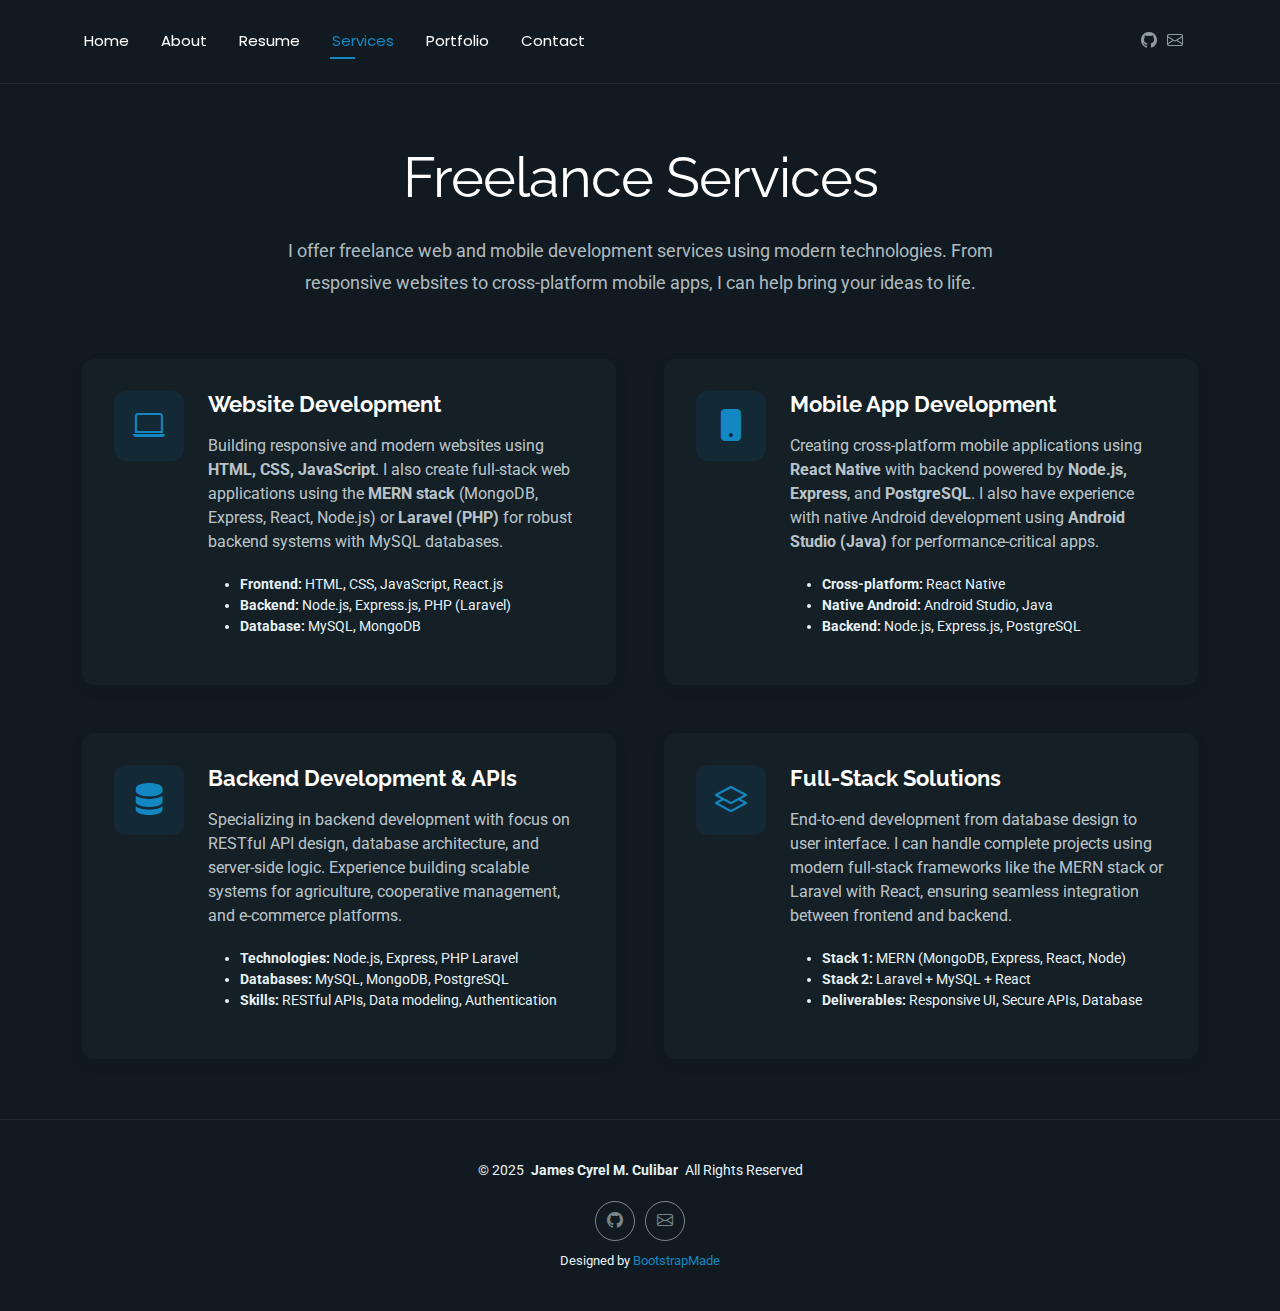
<file: services.html>
<!DOCTYPE html>
<html lang="en">

<head>
  <meta charset="utf-8">
  <meta content="width=device-width, initial-scale=1.0" name="viewport">
  <title>Services - James Cyrel M. Culibar</title>
  <meta name="description" content="">
  <meta name="keywords" content="">

  <!-- Favicons -->
  <link href="assets/img/favicon.png" rel="icon">
  <link href="assets/img/apple-touch-icon.png" rel="apple-touch-icon">

  <!-- Fonts -->
  <link href="https://fonts.googleapis.com" rel="preconnect">
  <link href="https://fonts.gstatic.com" rel="preconnect" crossorigin>
  <link href="https://fonts.googleapis.com/css2?family=Roboto:ital,wght@0,100;0,300;0,400;0,500;0,700;0,900;1,100;1,300;1,400;1,500;1,700;1,900&family=Poppins:ital,wght@0,100;0,200;0,300;0,400;0,500;0,600;0,700;0,800;0,900;1,100;1,200;1,300;1,400;1,500;1,600;1,700;1,800;1,900&family=Raleway:ital,wght@0,100;0,200;0,300;0,400;0,500;0,600;0,700;0,800;0,900;1,100;1,200;1,300;1,400;1,500;1,600;1,700;1,800;1,900&display=swap" rel="stylesheet">

  <!-- Vendor CSS Files -->
  <link href="assets/vendor/bootstrap/css/bootstrap.min.css" rel="stylesheet">
  <link href="assets/vendor/bootstrap-icons/bootstrap-icons.css" rel="stylesheet">
  <link href="assets/vendor/aos/aos.css" rel="stylesheet">
  <link href="assets/vendor/swiper/swiper-bundle.min.css" rel="stylesheet">
  <link href="assets/vendor/glightbox/css/glightbox.min.css" rel="stylesheet">

  <!-- Main CSS File -->
  <link href="assets/css/main.css" rel="stylesheet">

  <!-- =======================================================
  * Template Name: FolioOne
  * Template URL: https://bootstrapmade.com/folioone-bootstrap-portfolio-website-template/
  * Updated: Aug 23 2025 with Bootstrap v5.3.7
  * Author: BootstrapMade.com
  * License: https://bootstrapmade.com/license/
  ======================================================== -->
</head>

<body class="services-page">

  <header id="header" class="header d-flex align-items-center light-background sticky-top">
    <div class="container position-relative d-flex align-items-center justify-content-between">

      <!-- <a href="index.html" class="logo d-flex align-items-center me-auto me-xl-0">
      <img src="assets/img/logo.webp" alt="">
      <h1 class="sitename">FolioOne</h1> 
    </a> -->

      <nav id="navmenu" class="navmenu">
        <ul>
          <li><a href="index.html">Home</a></li>
          <li><a href="about.html">About</a></li>
          <li><a href="resume.html">Resume</a></li>
          <li><a href="services.html" class="active">Services</a></li>
          <li><a href="portfolio.html">Portfolio</a></li>
          
          <li><a href="contact.html">Contact</a></li>
        </ul>
        <i class="mobile-nav-toggle d-xl-none bi bi-list"></i>
      </nav>

      <div class="header-social-links">
        <a href="https://github.com/JamesCyrel" target="_blank" rel="noopener noreferrer" aria-label="GitHub"><i class="bi bi-github"></i></a>
        <a href="mailto:jamescyrelculibar9@gmail.com" aria-label="Email"><i class="bi bi-envelope"></i></a>
      </div>

    </div>
  </header>

  <main class="main">

    <!-- Services Section -->
    <section id="services" class="services section">

      <!-- Section Title -->
      <div class="container section-title" data-aos="fade-up">
        <h2>Freelance Services</h2>
        <p>I offer freelance web and mobile development services using modern technologies. From responsive websites to cross-platform mobile apps, I can help bring your ideas to life.</p>
      </div><!-- End Section Title -->

      <div class="container" data-aos="fade-up" data-aos-delay="100">

        <div class="row justify-content-center g-5">

          <div class="col-md-6" data-aos="fade-right" data-aos-delay="100">
            <div class="service-item">
              <div class="service-icon">
                <i class="bi bi-laptop"></i>
              </div>
              <div class="service-content">
                <h3>Website Development</h3>
                <p>Building responsive and modern websites using <strong>HTML, CSS, JavaScript</strong>. I also create full-stack web applications using the <strong>MERN stack</strong> (MongoDB, Express, React, Node.js) or <strong>Laravel (PHP)</strong> for robust backend systems with MySQL databases.</p>
                <ul class="mt-2 small">
                  <li><strong>Frontend:</strong> HTML, CSS, JavaScript, React.js</li>
                  <li><strong>Backend:</strong> Node.js, Express.js, PHP (Laravel)</li>
                  <li><strong>Database:</strong> MySQL, MongoDB</li>
                </ul>
              </div>
            </div>
          </div><!-- End Service Item -->

          <div class="col-md-6" data-aos="fade-left" data-aos-delay="100">
            <div class="service-item">
              <div class="service-icon">
                <i class="bi bi-phone-fill"></i>
              </div>
              <div class="service-content">
                <h3>Mobile App Development</h3>
                <p>Creating cross-platform mobile applications using <strong>React Native</strong> with backend powered by <strong>Node.js, Express</strong>, and <strong>PostgreSQL</strong>. I also have experience with native Android development using <strong>Android Studio (Java)</strong> for performance-critical apps.</p>
                <ul class="mt-2 small">
                  <li><strong>Cross-platform:</strong> React Native</li>
                  <li><strong>Native Android:</strong> Android Studio, Java</li>
                  <li><strong>Backend:</strong> Node.js, Express.js, PostgreSQL</li>
                </ul>
              </div>
            </div>
          </div><!-- End Service Item -->

          <div class="col-md-6" data-aos="fade-right" data-aos-delay="200">
            <div class="service-item">
              <div class="service-icon">
                <i class="bi bi-server"></i>
              </div>
              <div class="service-content">
                <h3>Backend Development & APIs</h3>
                <p>Specializing in backend development with focus on RESTful API design, database architecture, and server-side logic. Experience building scalable systems for agriculture, cooperative management, and e-commerce platforms.</p>
                <ul class="mt-2 small">
                  <li><strong>Technologies:</strong> Node.js, Express, PHP Laravel</li>
                  <li><strong>Databases:</strong> MySQL, MongoDB, PostgreSQL</li>
                  <li><strong>Skills:</strong> RESTful APIs, Data modeling, Authentication</li>
                </ul>
              </div>
            </div>
          </div><!-- End Service Item -->

          <div class="col-md-6" data-aos="fade-left" data-aos-delay="200">
            <div class="service-item">
              <div class="service-icon">
                <i class="bi bi-layers"></i>
              </div>
              <div class="service-content">
                <h3>Full-Stack Solutions</h3>
                <p>End-to-end development from database design to user interface. I can handle complete projects using modern full-stack frameworks like the MERN stack or Laravel with React, ensuring seamless integration between frontend and backend.</p>
                <ul class="mt-2 small">
                  <li><strong>Stack 1:</strong> MERN (MongoDB, Express, React, Node)</li>
                  <li><strong>Stack 2:</strong> Laravel + MySQL + React</li>
                  <li><strong>Deliverables:</strong> Responsive UI, Secure APIs, Database</li>
                </ul>
              </div>
            </div>
          </div><!-- End Service Item -->

        </div>

      </div>

    </section><!-- /Services Section -->

  </main>

  <footer id="footer" class="footer">

    <div class="container">
      <div class="copyright text-center ">
        <p>© <span>2025</span> <strong class="px-1 sitename">James Cyrel M. Culibar</strong> <span>All Rights Reserved<br></span></p>
      </div>
      <div class="social-links d-flex justify-content-center">
        <a href="https://github.com/JamesCyrel" target="_blank" rel="noopener noreferrer" aria-label="GitHub"><i class="bi bi-github"></i></a>
        <a href="mailto:jamescyrelculibar9@gmail.com" aria-label="Email"><i class="bi bi-envelope"></i></a>
      </div>
      <div class="credits">
        <!-- All the links in the footer should remain intact. -->
        <!-- You can delete the links only if you've purchased the pro version. -->
        <!-- Licensing information: https://bootstrapmade.com/license/ -->
        <!-- Purchase the pro version with working PHP/AJAX contact form: [buy-url] -->
        Designed by <a href="https://bootstrapmade.com/">BootstrapMade</a>
      </div>
    </div>

  </footer>

  <!-- Scroll Top -->
  <a href="#" id="scroll-top" class="scroll-top d-flex align-items-center justify-content-center"><i class="bi bi-arrow-up-short"></i></a>

  <!-- Preloader -->
  <div id="preloader"></div>

  <!-- Vendor JS Files -->
  <script src="assets/vendor/bootstrap/js/bootstrap.bundle.min.js"></script>
  <script src="assets/vendor/php-email-form/validate.js"></script>
  <script src="assets/vendor/aos/aos.js"></script>
  <script src="assets/vendor/typed.js/typed.umd.js"></script>
  <script src="assets/vendor/waypoints/noframework.waypoints.js"></script>
  <script src="assets/vendor/purecounter/purecounter_vanilla.js"></script>
  <script src="assets/vendor/swiper/swiper-bundle.min.js"></script>
  <script src="assets/vendor/imagesloaded/imagesloaded.pkgd.min.js"></script>
  <script src="assets/vendor/isotope-layout/isotope.pkgd.min.js"></script>
  <script src="assets/vendor/glightbox/js/glightbox.min.js"></script>

  <!-- Main JS File -->
  <script src="assets/js/main.js"></script>

</body>

</html>
</file>
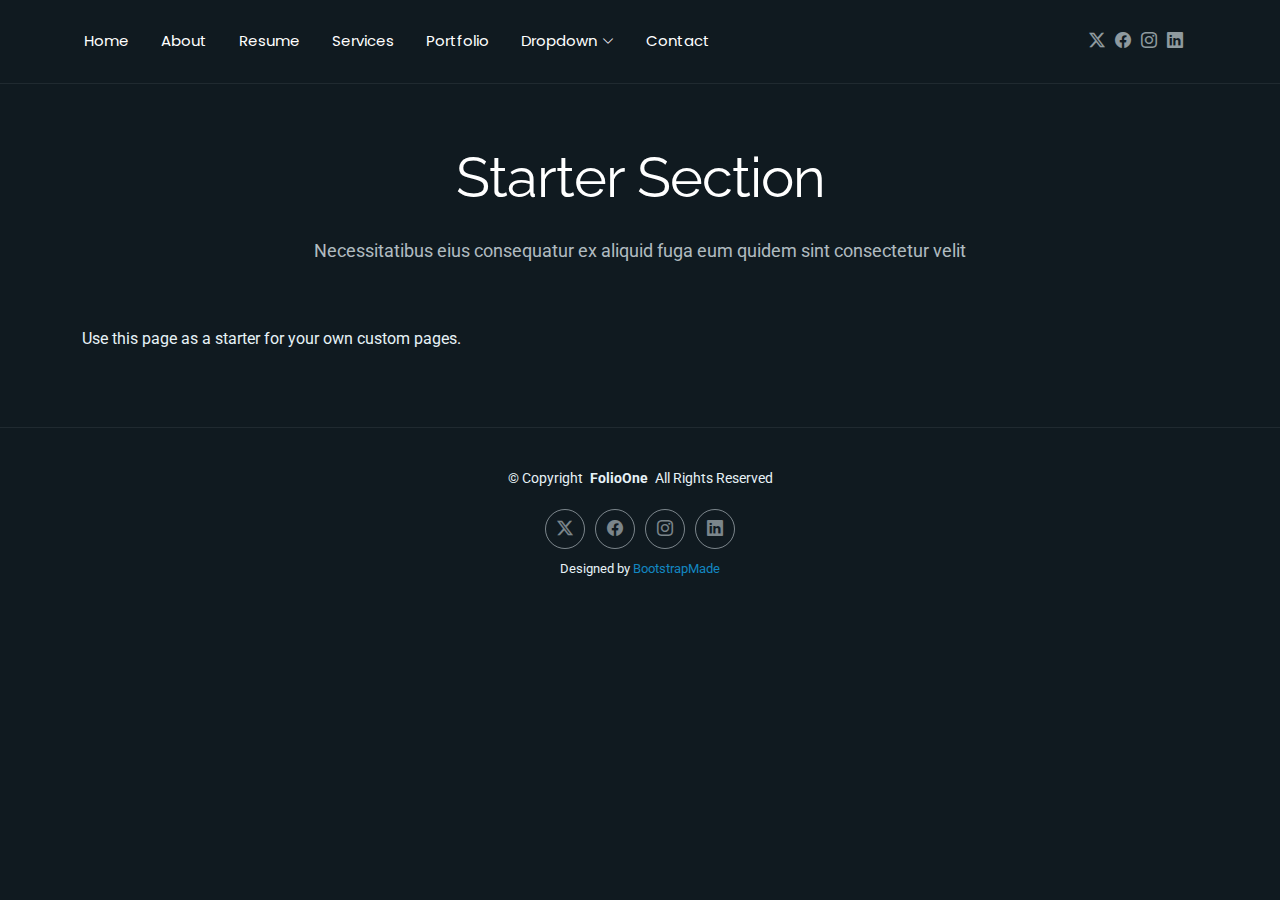
<file: starter-page.html>
<!DOCTYPE html>
<html lang="en">

<head>
  <meta charset="utf-8">
  <meta content="width=device-width, initial-scale=1.0" name="viewport">
  <title>Starter Page - FolioOne Bootstrap Template</title>
  <meta name="description" content="">
  <meta name="keywords" content="">

  <!-- Favicons -->
  <link href="assets/img/favicon.png" rel="icon">
  <link href="assets/img/apple-touch-icon.png" rel="apple-touch-icon">

  <!-- Fonts -->
  <link href="https://fonts.googleapis.com" rel="preconnect">
  <link href="https://fonts.gstatic.com" rel="preconnect" crossorigin>
  <link href="https://fonts.googleapis.com/css2?family=Roboto:ital,wght@0,100;0,300;0,400;0,500;0,700;0,900;1,100;1,300;1,400;1,500;1,700;1,900&family=Poppins:ital,wght@0,100;0,200;0,300;0,400;0,500;0,600;0,700;0,800;0,900;1,100;1,200;1,300;1,400;1,500;1,600;1,700;1,800;1,900&family=Raleway:ital,wght@0,100;0,200;0,300;0,400;0,500;0,600;0,700;0,800;0,900;1,100;1,200;1,300;1,400;1,500;1,600;1,700;1,800;1,900&display=swap" rel="stylesheet">

  <!-- Vendor CSS Files -->
  <link href="assets/vendor/bootstrap/css/bootstrap.min.css" rel="stylesheet">
  <link href="assets/vendor/bootstrap-icons/bootstrap-icons.css" rel="stylesheet">
  <link href="assets/vendor/aos/aos.css" rel="stylesheet">
  <link href="assets/vendor/swiper/swiper-bundle.min.css" rel="stylesheet">
  <link href="assets/vendor/glightbox/css/glightbox.min.css" rel="stylesheet">

  <!-- Main CSS File -->
  <link href="assets/css/main.css" rel="stylesheet">

  <!-- =======================================================
  * Template Name: FolioOne
  * Template URL: https://bootstrapmade.com/folioone-bootstrap-portfolio-website-template/
  * Updated: Aug 23 2025 with Bootstrap v5.3.7
  * Author: BootstrapMade.com
  * License: https://bootstrapmade.com/license/
  ======================================================== -->
</head>

<body class="starter-page-page">

  <header id="header" class="header d-flex align-items-center light-background sticky-top">
    <div class="container position-relative d-flex align-items-center justify-content-between">

      <!-- <a href="index.html" class="logo d-flex align-items-center me-auto me-xl-0">
      <img src="assets/img/logo.webp" alt="">
      <h1 class="sitename">FolioOne</h1> 
    </a> -->

      <nav id="navmenu" class="navmenu">
        <ul>
          <li><a href="index.html">Home</a></li>
          <li><a href="about.html">About</a></li>
          <li><a href="resume.html">Resume</a></li>
          <li><a href="services.html">Services</a></li>
          <li><a href="portfolio.html">Portfolio</a></li>
          <li class="dropdown"><a href="#"><span>Dropdown</span> <i class="bi bi-chevron-down toggle-dropdown"></i></a>
            <ul>
              <li><a href="#">Dropdown 1</a></li>
              <li class="dropdown"><a href="#"><span>Deep Dropdown</span> <i class="bi bi-chevron-down toggle-dropdown"></i></a>
                <ul>
                  <li><a href="#">Deep Dropdown 1</a></li>
                  <li><a href="#">Deep Dropdown 2</a></li>
                  <li><a href="#">Deep Dropdown 3</a></li>
                  <li><a href="#">Deep Dropdown 4</a></li>
                  <li><a href="#">Deep Dropdown 5</a></li>
                </ul>
              </li>
              <li><a href="#">Dropdown 2</a></li>
              <li><a href="#">Dropdown 3</a></li>
              <li><a href="#">Dropdown 4</a></li>
            </ul>
          </li>
          <li><a href="contact.html">Contact</a></li>
        </ul>
        <i class="mobile-nav-toggle d-xl-none bi bi-list"></i>
      </nav>

      <div class="header-social-links">
        <a href="#" class="twitter"><i class="bi bi-twitter-x"></i></a>
        <a href="#" class="facebook"><i class="bi bi-facebook"></i></a>
        <a href="#" class="instagram"><i class="bi bi-instagram"></i></a>
        <a href="#" class="linkedin"><i class="bi bi-linkedin"></i></a>
      </div>

    </div>
  </header>

  <main class="main">

    <!-- Starter Section Section -->
    <section id="starter-section" class="starter-section section">

      <!-- Section Title -->
      <div class="container section-title" data-aos="fade-up">
        <h2>Starter Section</h2>
        <p>Necessitatibus eius consequatur ex aliquid fuga eum quidem sint consectetur velit</p>
      </div><!-- End Section Title -->

      <div class="container" data-aos="fade-up">
        <p>Use this page as a starter for your own custom pages.</p>
      </div>

    </section><!-- /Starter Section Section -->

  </main>

  <footer id="footer" class="footer">

    <div class="container">
      <div class="copyright text-center ">
        <p>© <span>Copyright</span> <strong class="px-1 sitename">FolioOne</strong> <span>All Rights Reserved<br></span></p>
      </div>
      <div class="social-links d-flex justify-content-center">
        <a href=""><i class="bi bi-twitter-x"></i></a>
        <a href=""><i class="bi bi-facebook"></i></a>
        <a href=""><i class="bi bi-instagram"></i></a>
        <a href=""><i class="bi bi-linkedin"></i></a>
      </div>
      <div class="credits">
        <!-- All the links in the footer should remain intact. -->
        <!-- You can delete the links only if you've purchased the pro version. -->
        <!-- Licensing information: https://bootstrapmade.com/license/ -->
        <!-- Purchase the pro version with working PHP/AJAX contact form: [buy-url] -->
        Designed by <a href="https://bootstrapmade.com/">BootstrapMade</a>
      </div>
    </div>

  </footer>

  <!-- Scroll Top -->
  <a href="#" id="scroll-top" class="scroll-top d-flex align-items-center justify-content-center"><i class="bi bi-arrow-up-short"></i></a>

  <!-- Preloader -->
  <div id="preloader"></div>

  <!-- Vendor JS Files -->
  <script src="assets/vendor/bootstrap/js/bootstrap.bundle.min.js"></script>
  <script src="assets/vendor/php-email-form/validate.js"></script>
  <script src="assets/vendor/aos/aos.js"></script>
  <script src="assets/vendor/typed.js/typed.umd.js"></script>
  <script src="assets/vendor/waypoints/noframework.waypoints.js"></script>
  <script src="assets/vendor/purecounter/purecounter_vanilla.js"></script>
  <script src="assets/vendor/swiper/swiper-bundle.min.js"></script>
  <script src="assets/vendor/imagesloaded/imagesloaded.pkgd.min.js"></script>
  <script src="assets/vendor/isotope-layout/isotope.pkgd.min.js"></script>
  <script src="assets/vendor/glightbox/js/glightbox.min.js"></script>

  <!-- Main JS File -->
  <script src="assets/js/main.js"></script>

</body>

</html>
</file>
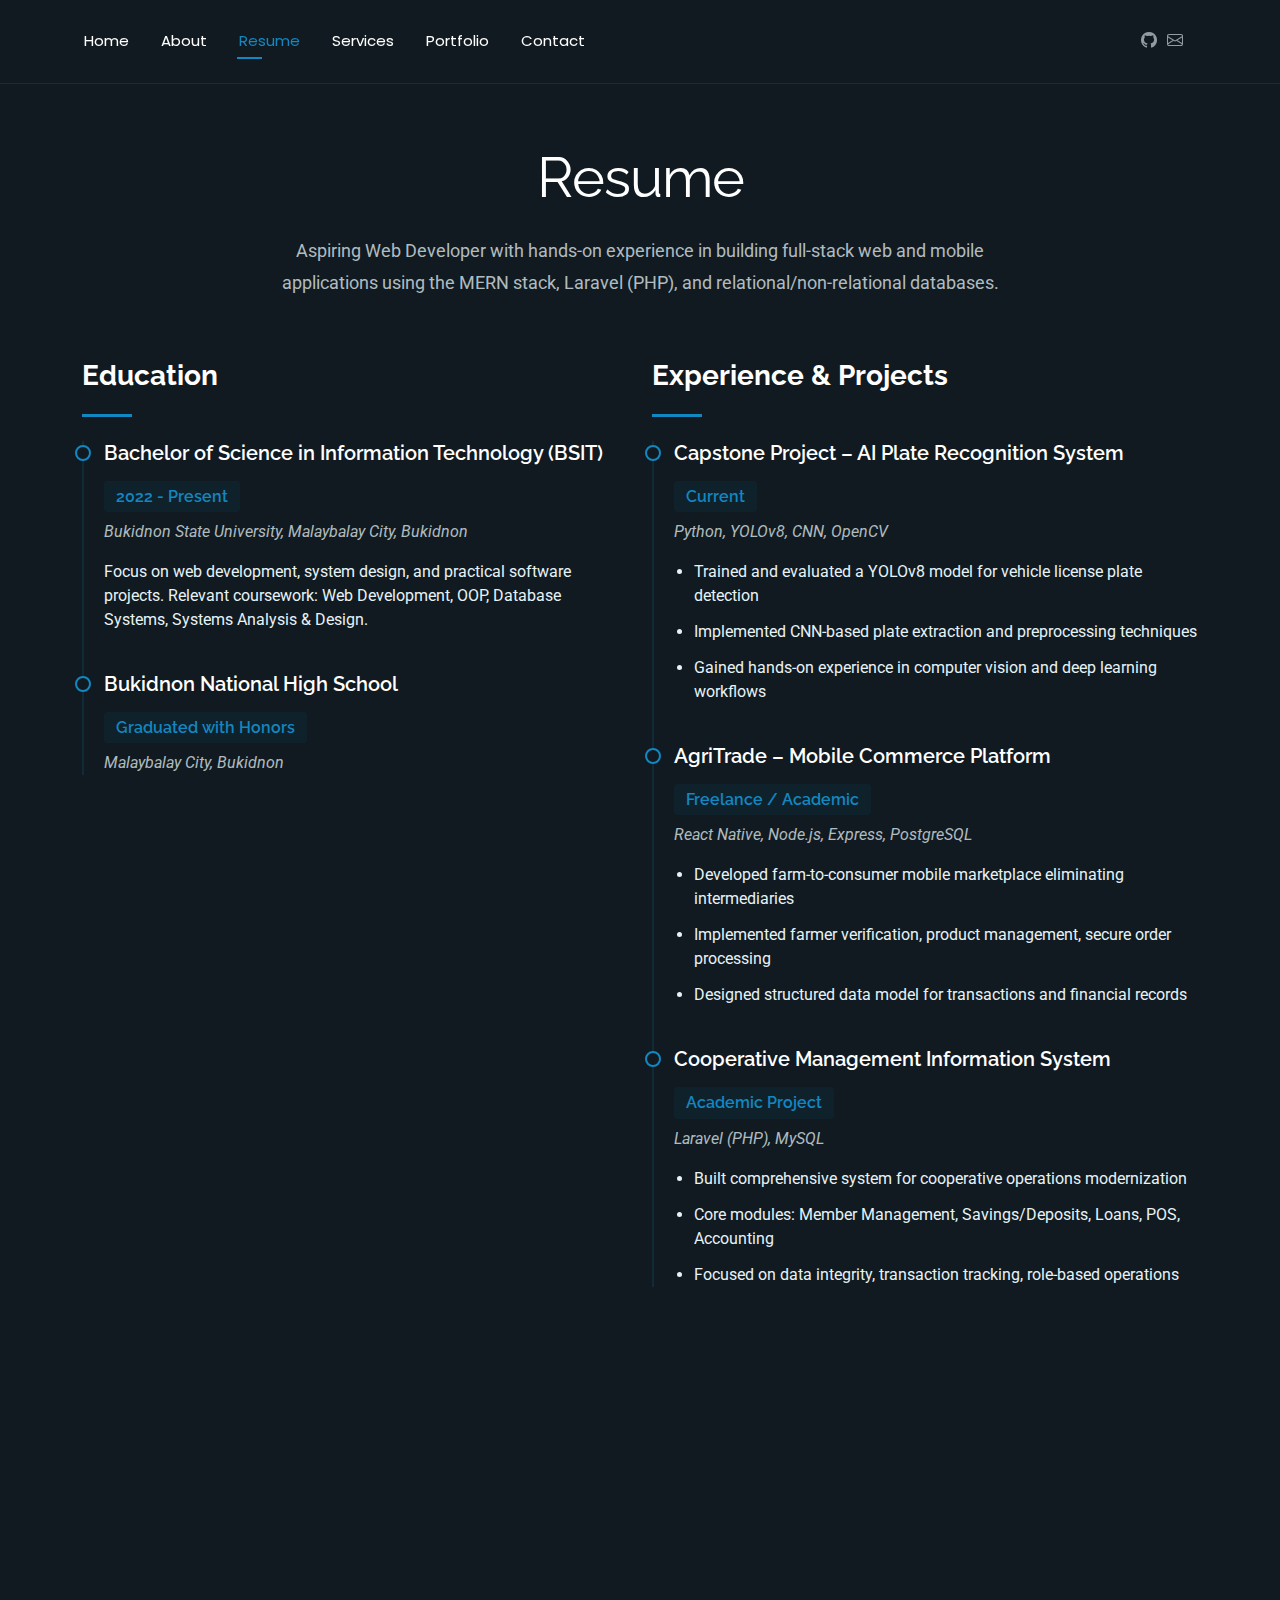
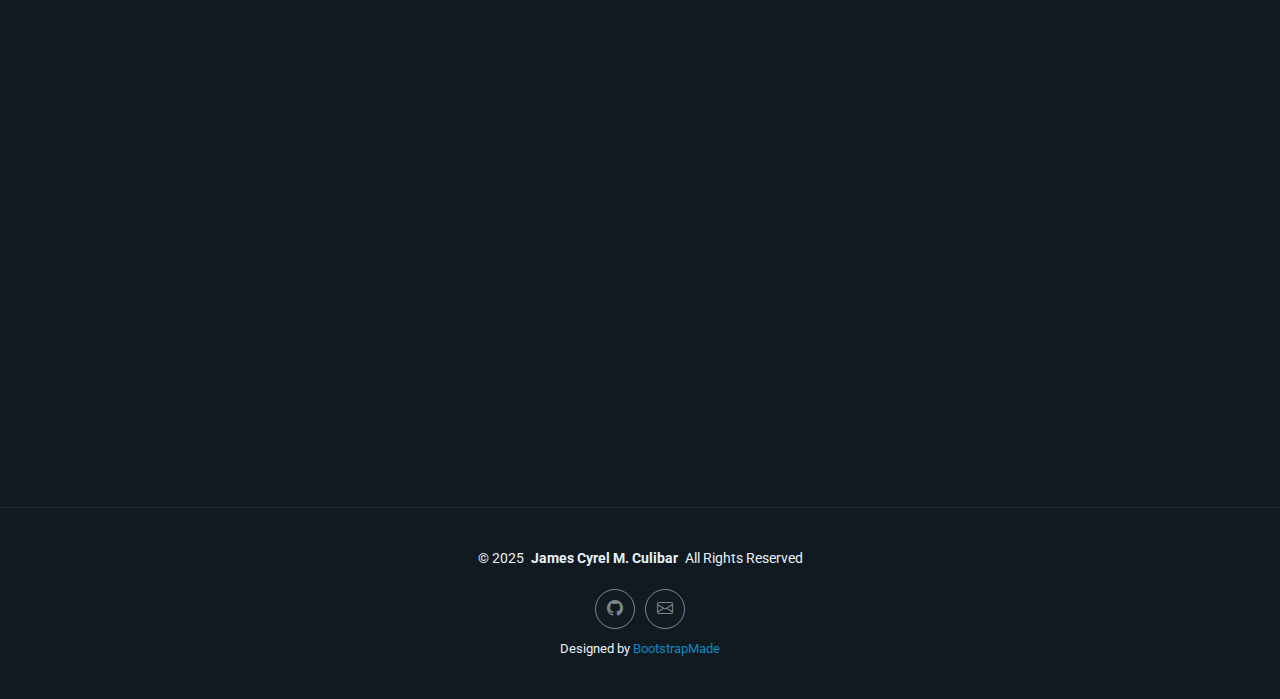
<file: FolioOne/FolioOne/resume.html>
<!DOCTYPE html>
<html lang="en">

<head>
  <meta charset="utf-8">
  <meta content="width=device-width, initial-scale=1.0" name="viewport">
  <title>Resume - James Cyrel M. Culibar</title>
  <meta name="description" content="">
  <meta name="keywords" content="">

  <!-- Favicons -->
  <link href="assets/img/favicon.png" rel="icon">
  <link href="assets/img/apple-touch-icon.png" rel="apple-touch-icon">

  <!-- Fonts -->
  <link href="https://fonts.googleapis.com" rel="preconnect">
  <link href="https://fonts.gstatic.com" rel="preconnect" crossorigin>
  <link href="https://fonts.googleapis.com/css2?family=Roboto:ital,wght@0,100;0,300;0,400;0,500;0,700;0,900;1,100;1,300;1,400;1,500;1,700;1,900&family=Poppins:ital,wght@0,100;0,200;0,300;0,400;0,500;0,600;0,700;0,800;0,900;1,100;1,200;1,300;1,400;1,500;1,600;1,700;1,800;1,900&family=Raleway:ital,wght@0,100;0,200;0,300;0,400;0,500;0,600;0,700;0,800;0,900;1,100;1,200;1,300;1,400;1,500;1,600;1,700;1,800;1,900&display=swap" rel="stylesheet">

  <!-- Vendor CSS Files -->
  <link href="assets/vendor/bootstrap/css/bootstrap.min.css" rel="stylesheet">
  <link href="assets/vendor/bootstrap-icons/bootstrap-icons.css" rel="stylesheet">
  <link href="assets/vendor/aos/aos.css" rel="stylesheet">
  <link href="assets/vendor/swiper/swiper-bundle.min.css" rel="stylesheet">
  <link href="assets/vendor/glightbox/css/glightbox.min.css" rel="stylesheet">

  <!-- Main CSS File -->
  <link href="assets/css/main.css" rel="stylesheet">

  <!-- =======================================================
  * Template Name: FolioOne
  * Template URL: https://bootstrapmade.com/folioone-bootstrap-portfolio-website-template/
  * Updated: Aug 23 2025 with Bootstrap v5.3.7
  * Author: BootstrapMade.com
  * License: https://bootstrapmade.com/license/
  ======================================================== -->
</head>

<body class="resume-page">

  <header id="header" class="header d-flex align-items-center light-background sticky-top">
    <div class="container position-relative d-flex align-items-center justify-content-between">

      <!-- <a href="index.html" class="logo d-flex align-items-center me-auto me-xl-0">
      <img src="assets/img/logo.webp" alt="">
      <h1 class="sitename">FolioOne</h1> 
    </a> -->

      <nav id="navmenu" class="navmenu">
        <ul>
          <li><a href="index.html">Home</a></li>
          <li><a href="about.html">About</a></li>
          <li><a href="resume.html" class="active">Resume</a></li>
          <li><a href="services.html">Services</a></li>
          <li><a href="portfolio.html">Portfolio</a></li>
          
          <li><a href="contact.html">Contact</a></li>
        </ul>
        <i class="mobile-nav-toggle d-xl-none bi bi-list"></i>
      </nav>

      <div class="header-social-links">
        <a href="https://github.com/JamesCyrel" target="_blank" rel="noopener noreferrer" aria-label="GitHub"><i class="bi bi-github"></i></a>
        <a href="mailto:jamescyrelculibar9@gmail.com" aria-label="Email"><i class="bi bi-envelope"></i></a>
      </div>

    </div>
  </header>

  <main class="main">

    <!-- Resume Section -->
    <section id="resume" class="resume section">

      <!-- Section Title -->
      <div class="container section-title" data-aos="fade-up">
        <h2>Resume</h2>
        <p>Aspiring Web Developer with hands-on experience in building full-stack web and mobile applications using the MERN stack, Laravel (PHP), and relational/non-relational databases.</p>
      </div><!-- End Section Title -->

      <div class="container" data-aos="fade-up" data-aos-delay="100">

        <div class="row">
          <div class="col-lg-6">

            <!-- Education Section -->
            <div class="resume-item" data-aos="fade-up">
              <h3 class="resume-title">Education</h3>

              <div class="resume-content">
                <article class="education-item">
                  <h4>Bachelor of Science in Information Technology (BSIT)</h4>
                  <h5>2022 - Present</h5>
                  <p class="institution"><em>Bukidnon State University, Malaybalay City, Bukidnon</em></p>
                  <p>Focus on web development, system design, and practical software projects. Relevant coursework: Web Development, OOP, Database Systems, Systems Analysis & Design.</p>
                </article>

                <article class="education-item">
                  <h4>Bukidnon National High School</h4>
                  <h5>Graduated with Honors</h5>
                  <p class="institution"><em>Malaybalay City, Bukidnon</em></p>
                </article>
              </div>
            </div><!-- End Education Section -->

            <!-- Technical Skills Section -->
            <div class="resume-item skills-animation" data-aos="fade-up">
              <h3 class="resume-title">Technical Skills</h3>

              <div class="resume-content">
                <div class="skill-item">
                  <h4>Backend Development (Primary Strength)</h4>
                  <div class="progress">
                    <div class="progress-bar" role="progressbar" aria-valuenow="60" aria-valuemin="0" aria-valuemax="100"></div>
                  </div>
                  <p class="small mt-1">Node.js, Express.js, PHP (Laravel), RESTful API Development</p>
                </div>

                <div class="skill-item">
                  <h4>Frontend Development</h4>
                  <div class="progress">
                    <div class="progress-bar" role="progressbar" aria-valuenow="50" aria-valuemin="0" aria-valuemax="100"></div>
                  </div>
                  <p class="small mt-1">HTML, CSS, JavaScript, React.js, React Native</p>
                </div>

                <div class="skill-item">
                  <h4>Databases</h4>
                  <div class="progress">
                    <div class="progress-bar" role="progressbar" aria-valuenow="60" aria-valuemin="0" aria-valuemax="100"></div>
                  </div>
                  <p class="small mt-1">MySQL, MongoDB, PostgreSQL</p>
                </div>

                <div class="skill-item">
                  <h4>Tools &amp; Technologies</h4>
                  <div class="progress">
                    <div class="progress-bar" role="progressbar" aria-valuenow="60" aria-valuemin="0" aria-valuemax="100"></div>
                  </div>
                  <p class="small mt-1">Git & GitHub, VS Code, Basic Cybersecurity Concepts</p>
                </div>
              </div>
            </div><!-- End Technical Skills Section -->
          </div>

          <div class="col-lg-6">
            <!-- Projects & Experience Section -->
            <div class="resume-item" data-aos="fade-up" data-aos-delay="100">
              <h3 class="resume-title">Experience &amp; Projects</h3>

              <div class="resume-content">
                <article class="experience-item">
                  <h4>Capstone Project – AI Plate Recognition System</h4>
                  <h5>Current</h5>
                  <p class="company"><em>Python, YOLOv8, CNN, OpenCV</em></p>
                  <ul>
                    <li>Trained and evaluated a YOLOv8 model for vehicle license plate detection</li>
                    <li>Implemented CNN-based plate extraction and preprocessing techniques</li>
                    <li>Gained hands-on experience in computer vision and deep learning workflows</li>
                  </ul>
                </article>

                <article class="experience-item">
                  <h4>AgriTrade – Mobile Commerce Platform</h4>
                  <h5>Freelance / Academic</h5>
                  <p class="company"><em>React Native, Node.js, Express, PostgreSQL</em></p>
                  <ul>
                    <li>Developed farm-to-consumer mobile marketplace eliminating intermediaries</li>
                    <li>Implemented farmer verification, product management, secure order processing</li>
                    <li>Designed structured data model for transactions and financial records</li>
                  </ul>
                </article>

                <article class="experience-item">
                  <h4>Cooperative Management Information System</h4>
                  <h5>Academic Project</h5>
                  <p class="company"><em>Laravel (PHP), MySQL</em></p>
                  <ul>
                    <li>Built comprehensive system for cooperative operations modernization</li>
                    <li>Core modules: Member Management, Savings/Deposits, Loans, POS, Accounting</li>
                    <li>Focused on data integrity, transaction tracking, role-based operations</li>
                  </ul>
                </article>
              </div>
            </div><!-- End Projects & Experience Section -->
          </div>
        </div>

        <!-- Leadership & Certifications Row -->
        <div class="row mt-5">
          <div class="col-lg-6">
            <!-- Leadership Section -->
            <div class="resume-item" data-aos="fade-up">
              <h3 class="resume-title">Leadership &amp; Activities</h3>

              <div class="resume-content">
                <article class="experience-item">
                  <h4>Project Manager – MERN Stack Project</h4>
                  <h5>3rd Year, 2nd Semester</h5>
                  <p class="company"><em>Bukidnon State University</em></p>
                  <ul>
                    <li>Led development team in planning, task delegation, and system implementation</li>
                    <li>Coordinated backend and frontend integration</li>
                    <li>Ensured milestone delivery and project completion</li>
                  </ul>
                </article>

                <article class="experience-item">
                  <h4>Academic Mentoring Program (AMP) – Mentor</h4>
                  <h5>2024</h5>
                  <p class="company"><em>Bukidnon State University Computer Society</em></p>
                  <ul>
                    <li>Mentored 1st–3rd year IT students in technical concepts</li>
                    <li>Conducted sessions on React fundamentals and Hooks for 3rd-year students</li>
                  </ul>
                </article>
              </div>
            </div><!-- End Leadership Section -->
          </div>

          <div class="col-lg-6">
            <!-- Certifications & Achievements Section -->
            <div class="resume-item" data-aos="fade-up" data-aos-delay="100">
              <h3 class="resume-title">Certifications &amp; Achievements</h3>

              <div class="resume-content">
                <article class="education-item">
                  <h4>Cisco Networking Academy</h4>
                  <ul>
                    <li>Introduction to Cybersecurity</li>
                    <li>CCNA: Introduction to Networks</li>
                    <li>CCNA: Switching, Routing, and Wireless Essentials</li>
                  </ul>
                </article>

                <article class="education-item">
                  <h4>Hack4Gov Competition – DICT Region X</h4>
                  <h5>November 2025</h5>
                  <ul>
                    <li><strong>1st Runner-Up</strong> (Team Award)</li>
                    <li>Certificate of Participation</li>
                  </ul>
                </article>

                <article class="education-item">
                  <h4>TOPCIT (Test of Practical Competency in ICT)</h4>
                  <ul>
                    <li>Level 2</li>
                    <li><strong>Top 2 Performer – Bukidnon State University</strong></li>
                  </ul>
                </article>

                <article class="education-item">
                  <h4>University Dean's Lister</h4>
                  <p class="institution"><em>Multiple semesters</em></p>
                </article>
              </div>
            </div><!-- End Certifications & Achievements Section -->
          </div>
        </div>

      </div>

    </section><!-- /Resume Section -->

  </main>

  <footer id="footer" class="footer">

    <div class="container">
      <div class="copyright text-center ">
        <p>© <span>2025</span> <strong class="px-1 sitename">James Cyrel M. Culibar</strong> <span>All Rights Reserved<br></span></p>
      </div>
      <div class="social-links d-flex justify-content-center">
        <a href="https://github.com/JamesCyrel" target="_blank" rel="noopener noreferrer" aria-label="GitHub"><i class="bi bi-github"></i></a>
        <a href="mailto:jamescyrelculibar9@gmail.com" aria-label="Email"><i class="bi bi-envelope"></i></a>
      </div>
      <div class="credits">
        <!-- All the links in the footer should remain intact. -->
        <!-- You can delete the links only if you've purchased the pro version. -->
        <!-- Licensing information: https://bootstrapmade.com/license/ -->
        <!-- Purchase the pro version with working PHP/AJAX contact form: [buy-url] -->
        Designed by <a href="https://bootstrapmade.com/">BootstrapMade</a>
      </div>
    </div>

  </footer>

  <!-- Scroll Top -->
  <a href="#" id="scroll-top" class="scroll-top d-flex align-items-center justify-content-center"><i class="bi bi-arrow-up-short"></i></a>

  <!-- Preloader -->
  <div id="preloader"></div>

  <!-- Vendor JS Files -->
  <script src="assets/vendor/bootstrap/js/bootstrap.bundle.min.js"></script>
  <script src="assets/vendor/php-email-form/validate.js"></script>
  <script src="assets/vendor/aos/aos.js"></script>
  <script src="assets/vendor/typed.js/typed.umd.js"></script>
  <script src="assets/vendor/waypoints/noframework.waypoints.js"></script>
  <script src="assets/vendor/purecounter/purecounter_vanilla.js"></script>
  <script src="assets/vendor/swiper/swiper-bundle.min.js"></script>
  <script src="assets/vendor/imagesloaded/imagesloaded.pkgd.min.js"></script>
  <script src="assets/vendor/isotope-layout/isotope.pkgd.min.js"></script>
  <script src="assets/vendor/glightbox/js/glightbox.min.js"></script>

  <!-- Main JS File -->
  <script src="assets/js/main.js"></script>

</body>

</html>
</file>
<file: assets/css/main.css>
/**
* Template Name: FolioOne
* Template URL: https://bootstrapmade.com/folioone-bootstrap-portfolio-website-template/
* Updated: Aug 23 2025 with Bootstrap v5.3.7
* Author: BootstrapMade.com
* License: https://bootstrapmade.com/license/
*/

/*--------------------------------------------------------------
# Font & Color Variables
# Help: https://bootstrapmade.com/color-system/
--------------------------------------------------------------*/
/* Fonts */
:root {
  --default-font: "Roboto",  system-ui, -apple-system, "Segoe UI", Roboto, "Helvetica Neue", Arial, "Noto Sans", "Liberation Sans", sans-serif, "Apple Color Emoji", "Segoe UI Emoji", "Segoe UI Symbol", "Noto Color Emoji";
  --heading-font: "Raleway",  sans-serif;
  --nav-font: "Poppins",  sans-serif;
}

/* Global Colors - The following color variables are used throughout the website. Updating them here will change the color scheme of the entire website */
:root { 
  --background-color: #101a20; /* Background color for the entire website, including individual sections */
  --default-color: #e7f2f7; /* Default color used for the majority of the text content across the entire website */
  --heading-color: #ffffff; /* Color for headings, subheadings and title throughout the website */
  --accent-color: #1387c1; /* Accent color that represents your brand on the website. It's used for buttons, links, and other elements that need to stand out */
  --surface-color: #141f26; /* The surface color is used as a background of boxed elements within sections, such as cards, icon boxes, or other elements that require a visual separation from the global background. */
  --contrast-color: #ffffff; /* Contrast color for text, ensuring readability against backgrounds of accent, heading, or default colors. */
}

/* Nav Menu Colors - The following color variables are used specifically for the navigation menu. They are separate from the global colors to allow for more customization options */
:root {
  --nav-color: #ffffff;  /* The default color of the main navmenu links */
  --nav-hover-color: #1387c1; /* Applied to main navmenu links when they are hovered over or active */
  --nav-mobile-background-color: #213642; /* Used as the background color for mobile navigation menu */
  --nav-dropdown-background-color: #051117; /* Used as the background color for dropdown items that appear when hovering over primary navigation items */
  --nav-dropdown-color: #e7f2f7; /* Used for navigation links of the dropdown items in the navigation menu. */
  --nav-dropdown-hover-color: #1387c1; /* Similar to --nav-hover-color, this color is applied to dropdown navigation links when they are hovered over. */
}

/* Color Presets - These classes override global colors when applied to any section or element, providing reuse of the sam color scheme. */

.light-background {
  --background-color: #142027;
  --surface-color: #325264;
}

.dark-background {
  --background-color: #0b1419;
  --default-color: #ffffff;
  --heading-color: #ffffff;
  --surface-color: #252525;
  --contrast-color: #ffffff;
}

/* Smooth scroll */
:root {
  scroll-behavior: smooth;
}

/*--------------------------------------------------------------
# General Styling & Shared Classes
--------------------------------------------------------------*/
body {
  color: var(--default-color);
  background-color: var(--background-color);
  font-family: var(--default-font);
}

a {
  color: var(--accent-color);
  text-decoration: none;
  transition: 0.3s;
}

a:hover {
  color: color-mix(in srgb, var(--accent-color), transparent 25%);
  text-decoration: none;
}

h1,
h2,
h3,
h4,
h5,
h6 {
  color: var(--heading-color);
  font-family: var(--heading-font);
}

/* PHP Email Form Messages
------------------------------*/
.php-email-form .error-message {
  display: none;
  background: #df1529;
  color: #ffffff;
  text-align: left;
  padding: 15px;
  margin-bottom: 24px;
  font-weight: 600;
}

.php-email-form .sent-message {
  display: none;
  color: #ffffff;
  background: #059652;
  text-align: center;
  padding: 15px;
  margin-bottom: 24px;
  font-weight: 600;
}

.php-email-form .loading {
  display: none;
  background: var(--surface-color);
  text-align: center;
  padding: 15px;
  margin-bottom: 24px;
}

.php-email-form .loading:before {
  content: "";
  display: inline-block;
  border-radius: 50%;
  width: 24px;
  height: 24px;
  margin: 0 10px -6px 0;
  border: 3px solid var(--accent-color);
  border-top-color: var(--surface-color);
  animation: php-email-form-loading 1s linear infinite;
}

@keyframes php-email-form-loading {
  0% {
    transform: rotate(0deg);
  }

  100% {
    transform: rotate(360deg);
  }
}

/*--------------------------------------------------------------
# Global Header
--------------------------------------------------------------*/
.header {
  --background-color: rgba(255, 255, 255, 0);
  color: var(--default-color);
  background-color: var(--background-color);
  padding: 15px 0;
  transition: all 0.5s;
  z-index: 997;
  border-bottom: 1px solid color-mix(in srgb, var(--default-color), transparent 92%);
}

.header .logo {
  line-height: 1;
}

.header .logo img {
  max-height: 36px;
  margin-right: 8px;
}

.header .logo h1 {
  font-size: 32px;
  margin: 0;
  font-weight: 400;
  color: var(--heading-color);
}

.header .header-social-links {
  padding-right: 15px;
}

.header .header-social-links a {
  color: color-mix(in srgb, var(--default-color), transparent 40%);
  padding-left: 6px;
  display: inline-block;
  transition: 0.3s;
  font-size: 16px;
}

.header .header-social-links a:hover {
  color: var(--default-color);
}

.header .header-social-links a i {
  line-height: 0px;
}

@media (max-width: 1200px) {
  .header .logo {
    order: 1;
  }

  .header .header-social-links {
    order: 2;
  }

  .header .navmenu {
    order: 3;
  }
}

/* Global Header on Scroll
------------------------------*/
.scrolled .header {
  --background-color: rgba(16, 26, 32, 0.9);
}

/*--------------------------------------------------------------
# Navigation Menu
--------------------------------------------------------------*/
/* Desktop Navigation */
@media (min-width: 1200px) {
  .navmenu {
    padding: 0;
  }

  .navmenu ul {
    margin: 0;
    padding: 0;
    display: flex;
    list-style: none;
    align-items: center;
  }

  .navmenu li {
    position: relative;
  }

  .navmenu>ul>li {
    white-space: nowrap;
    padding: 15px 28px 15px 0;
  }

  .navmenu>ul>li:last-child {
    padding-right: 0;
  }

  .navmenu a,
  .navmenu a:focus {
    color: var(--nav-color);
    font-size: 15px;
    padding: 0 2px;
    font-family: var(--nav-font);
    font-weight: 400;
    display: flex;
    align-items: center;
    justify-content: space-between;
    white-space: nowrap;
    transition: 0.3s;
    position: relative;
  }

  .navmenu a i,
  .navmenu a:focus i {
    font-size: 12px;
    line-height: 0;
    margin-left: 5px;
    transition: 0.3s;
  }

  .navmenu>ul>li>a:before {
    content: "";
    position: absolute;
    height: 2px;
    bottom: -6px;
    left: 0;
    background-color: var(--nav-hover-color);
    visibility: hidden;
    width: 0px;
    transition: all 0.3s ease-in-out 0s;
  }

  .navmenu a:hover:before,
  .navmenu li:hover>a:before,
  .navmenu .active:before {
    visibility: visible;
    width: 25px;
  }

  .navmenu li:hover>a,
  .navmenu .active,
  .navmenu .active:focus {
    color: var(--nav-hover-color);
  }

  .navmenu .dropdown ul {
    margin: 0;
    padding: 10px 0;
    background: var(--nav-dropdown-background-color);
    display: block;
    position: absolute;
    visibility: hidden;
    left: -5px;
    top: 130%;
    opacity: 0;
    transition: 0.3s;
    border-radius: 4px;
    z-index: 99;
    box-shadow: 0px 0px 30px rgba(0, 0, 0, 0.1);
  }

  .navmenu .dropdown ul li {
    min-width: 200px;
  }

  .navmenu .dropdown ul a {
    padding: 10px 20px;
    font-size: 15px;
    text-transform: none;
    color: var(--nav-dropdown-color);
  }

  .navmenu .dropdown ul a i {
    font-size: 12px;
  }

  .navmenu .dropdown ul a:hover,
  .navmenu .dropdown ul .active:hover,
  .navmenu .dropdown ul li:hover>a {
    color: var(--nav-dropdown-hover-color);
  }

  .navmenu .dropdown:hover>ul {
    opacity: 1;
    top: 100%;
    visibility: visible;
  }

  .navmenu .dropdown .dropdown ul {
    top: 0;
    left: -90%;
    visibility: hidden;
  }

  .navmenu .dropdown .dropdown:hover>ul {
    opacity: 1;
    top: 0;
    left: -100%;
    visibility: visible;
  }
}

/* Mobile Navigation */
@media (max-width: 1199px) {
  .mobile-nav-toggle {
    color: var(--nav-color);
    font-size: 28px;
    line-height: 0;
    margin-right: 10px;
    cursor: pointer;
    transition: color 0.3s;
  }

  .navmenu {
    padding: 0;
    z-index: 9997;
  }

  .navmenu ul {
    display: none;
    list-style: none;
    position: absolute;
    inset: 60px 20px 20px 20px;
    padding: 10px 0;
    margin: 0;
    border-radius: 6px;
    background-color: var(--nav-mobile-background-color);
    border: 1px solid color-mix(in srgb, var(--default-color), transparent 90%);
    box-shadow: none;
    overflow-y: auto;
    transition: 0.3s;
    z-index: 9998;
  }

  .navmenu a,
  .navmenu a:focus {
    color: var(--nav-dropdown-color);
    padding: 10px 20px;
    font-family: var(--nav-font);
    font-size: 17px;
    font-weight: 500;
    display: flex;
    align-items: center;
    justify-content: space-between;
    white-space: nowrap;
    transition: 0.3s;
  }

  .navmenu a i,
  .navmenu a:focus i {
    font-size: 12px;
    line-height: 0;
    margin-left: 5px;
    width: 30px;
    height: 30px;
    display: flex;
    align-items: center;
    justify-content: center;
    border-radius: 50%;
    transition: 0.3s;
    background-color: color-mix(in srgb, var(--accent-color), transparent 90%);
  }

  .navmenu a i:hover,
  .navmenu a:focus i:hover {
    background-color: var(--accent-color);
    color: var(--contrast-color);
  }

  .navmenu a:hover,
  .navmenu .active,
  .navmenu .active:focus {
    color: var(--nav-dropdown-hover-color);
  }

  .navmenu .active i,
  .navmenu .active:focus i {
    background-color: var(--accent-color);
    color: var(--contrast-color);
    transform: rotate(180deg);
  }

  .navmenu .dropdown ul {
    position: static;
    display: none;
    z-index: 99;
    padding: 10px 0;
    margin: 10px 20px;
    background-color: var(--nav-dropdown-background-color);
    transition: all 0.5s ease-in-out;
  }

  .navmenu .dropdown ul ul {
    background-color: rgba(33, 37, 41, 0.1);
  }

  .navmenu .dropdown>.dropdown-active {
    display: block;
    background-color: rgba(33, 37, 41, 0.03);
  }

  .mobile-nav-active {
    overflow: hidden;
  }

  .mobile-nav-active .mobile-nav-toggle {
    color: #fff;
    position: absolute;
    font-size: 32px;
    top: 15px;
    right: 15px;
    margin-right: 0;
    z-index: 9999;
  }

  .mobile-nav-active .navmenu {
    position: fixed;
    overflow: hidden;
    inset: 0;
    background: rgba(33, 37, 41, 0.8);
    transition: 0.3s;
  }

  .mobile-nav-active .navmenu>ul {
    display: block;
  }
}

/*--------------------------------------------------------------
# Global Footer
--------------------------------------------------------------*/
.footer {
  color: var(--default-color);
  background-color: var(--background-color);
  font-size: 14px;
  padding: 40px 0;
  position: relative;
  border-top: 1px solid color-mix(in srgb, var(--default-color), transparent 92%);
}

.footer .copyright p {
  margin-bottom: 0;
}

.footer .social-links {
  margin-top: 20px;
}

.footer .social-links a {
  display: flex;
  align-items: center;
  justify-content: center;
  width: 40px;
  height: 40px;
  border-radius: 50%;
  border: 1px solid color-mix(in srgb, var(--default-color), transparent 50%);
  font-size: 16px;
  color: color-mix(in srgb, var(--default-color), transparent 50%);
  margin: 0 5px;
  transition: 0.3s;
}

.footer .social-links a:hover {
  color: var(--accent-color);
  border-color: var(--accent-color);
}

.footer .credits {
  margin-top: 10px;
  font-size: 13px;
  text-align: center;
}

/*--------------------------------------------------------------
# Preloader
--------------------------------------------------------------*/
#preloader {
  position: fixed;
  inset: 0;
  z-index: 9999;
  overflow: hidden;
  background-color: var(--background-color);
  transition: all 0.6s ease-out;
  width: 100%;
  height: 100vh;
}

#preloader:before,
#preloader:after {
  content: "";
  position: absolute;
  border: 4px solid var(--accent-color);
  border-radius: 50%;
  animation: animate-preloader 2s cubic-bezier(0, 0.2, 0.8, 1) infinite;
}

#preloader:after {
  animation-delay: -0.5s;
}

@keyframes animate-preloader {
  0% {
    width: 10px;
    height: 10px;
    top: calc(50% - 5px);
    left: calc(50% - 5px);
    opacity: 1;
  }

  100% {
    width: 72px;
    height: 72px;
    top: calc(50% - 36px);
    left: calc(50% - 36px);
    opacity: 0;
  }
}

/*--------------------------------------------------------------
# Scroll Top Button
--------------------------------------------------------------*/
.scroll-top {
  position: fixed;
  visibility: hidden;
  opacity: 0;
  right: 15px;
  bottom: -15px;
  z-index: 99999;
  background-color: var(--accent-color);
  width: 44px;
  height: 44px;
  border-radius: 50px;
  transition: all 0.4s;
}

.scroll-top i {
  font-size: 24px;
  color: var(--contrast-color);
  line-height: 0;
}

.scroll-top:hover {
  background-color: color-mix(in srgb, var(--accent-color), transparent 20%);
  color: var(--contrast-color);
}

.scroll-top.active {
  visibility: visible;
  opacity: 1;
  bottom: 15px;
}

/*--------------------------------------------------------------
# Disable aos animation delay on mobile devices
--------------------------------------------------------------*/
@media screen and (max-width: 768px) {
  [data-aos-delay] {
    transition-delay: 0 !important;
  }
}

/*--------------------------------------------------------------
# Global Page Titles & Breadcrumbs
--------------------------------------------------------------*/
.page-title {
  color: var(--default-color);
  background-color: var(--background-color);
  position: relative;
}

.page-title .heading {
  padding: 80px 0;
  border-top: 1px solid color-mix(in srgb, var(--default-color), transparent 90%);
}

.page-title .heading h1 {
  font-size: 38px;
  font-weight: 700;
}

.page-title nav {
  background-color: color-mix(in srgb, var(--default-color), transparent 96%);
  padding: 20px 0;
}

.page-title nav ol {
  display: flex;
  flex-wrap: wrap;
  list-style: none;
  padding: 0;
  margin: 0;
  font-size: 16px;
  font-weight: 400;
}

.page-title nav ol li+li {
  padding-left: 10px;
}

.page-title nav ol li+li::before {
  content: "/";
  display: inline-block;
  padding-right: 10px;
  color: color-mix(in srgb, var(--default-color), transparent 70%);
}

/*--------------------------------------------------------------
# Global Sections
--------------------------------------------------------------*/
section,
.section {
  color: var(--default-color);
  background-color: var(--background-color);
  padding: 60px 0;
  scroll-margin-top: 100px;
  overflow: clip;
}

@media (max-width: 1199px) {

  section,
  .section {
    scroll-margin-top: 66px;
  }
}

/*--------------------------------------------------------------
# Global Section Titles
--------------------------------------------------------------*/
.section-title {
  text-align: center;
  padding-bottom: 60px;
  position: relative;
}

.section-title h2 {
  font-size: 3.5rem;
  font-weight: 400;
  line-height: 1.2;
  color: var(--heading-color);
  margin-bottom: 1.5rem;
  letter-spacing: -1px;
}

@media (max-width: 768px) {
  .section-title h2 {
    font-size: 2.5rem;
  }
}

.section-title p {
  font-size: 1.125rem;
  line-height: 1.8;
  color: color-mix(in srgb, var(--default-color), transparent 25%);
  max-width: 900px;
  margin: 0 auto;
  text-wrap: balance;
}

/*--------------------------------------------------------------
# Hero Section
--------------------------------------------------------------*/
.hero {
  padding: 80px 0;
  min-height: 100vh;
  display: flex;
  align-items: center;
}

.hero .hero-content h1 {
  font-size: 3.5rem;
  font-weight: 700;
  margin-bottom: 1rem;
  line-height: 1.2;
}

.hero .hero-content h1 .highlight {
  color: var(--accent-color);
  position: relative;
}

.hero .hero-content h1 .highlight::after {
  content: "";
  position: absolute;
  bottom: 0;
  left: 0;
  width: 100%;
  height: 3px;
  background: linear-gradient(90deg, var(--accent-color), color-mix(in srgb, var(--accent-color), transparent 50%));
  border-radius: 2px;
}

@media (max-width: 768px) {
  .hero .hero-content h1 {
    font-size: 2.5rem;
  }
}

.hero .hero-content h2 {
  font-size: 1.5rem;
  font-weight: 400;
  margin-bottom: 2rem;
  color: color-mix(in srgb, var(--default-color), transparent 20%);
}

.hero .hero-content h2 .typed {
  color: var(--accent-color);
  font-weight: 600;
}

@media (max-width: 768px) {
  .hero .hero-content h2 {
    font-size: 1.25rem;
  }
}

.hero .hero-content p {
  font-size: 1.1rem;
  line-height: 1.6;
  margin-bottom: 2.5rem;
  color: color-mix(in srgb, var(--default-color), transparent 30%);
}

.hero .hero-actions {
  display: flex;
  gap: 1rem;
  margin-bottom: 3rem;
}

.hero .hero-actions .btn {
  padding: 12px 30px;
  border-radius: 50px;
  font-weight: 600;
  text-decoration: none;
  transition: all 0.3s ease;
  border: 2px solid;
}

.hero .hero-actions .btn.btn-primary {
  background: var(--accent-color);
  color: var(--contrast-color);
  border-color: var(--accent-color);
}

.hero .hero-actions .btn.btn-primary:hover {
  background: color-mix(in srgb, var(--accent-color), black 15%);
  border-color: color-mix(in srgb, var(--accent-color), black 15%);
  transform: translateY(-2px);
}

.hero .hero-actions .btn.btn-outline {
  background: transparent;
  color: var(--accent-color);
  border-color: var(--accent-color);
}

.hero .hero-actions .btn.btn-outline:hover {
  transform: translateY(-2px);
}

@media (max-width: 576px) {
  .hero .hero-actions {
    flex-direction: column;
  }

  .hero .hero-actions .btn {
    text-align: center;
  }
}

.hero .social-links {
  display: flex;
  gap: 1rem;
}

.hero .social-links a {
  width: 45px;
  height: 45px;
  background: var(--surface-color);
  border-radius: 50%;
  display: flex;
  align-items: center;
  justify-content: center;
  color: var(--default-color);
  font-size: 1.2rem;
  transition: all 0.3s ease;
}

.hero .social-links a:hover {
  background: var(--accent-color);
  color: var(--contrast-color);
  transform: translateY(-3px);
  box-shadow: 0 8px 25px color-mix(in srgb, var(--accent-color), transparent 70%);
}

.hero .hero-image {
  position: relative;
}

.hero .hero-image .image-wrapper {
  position: relative;
  max-width: 450px;
  margin: 0 auto;
}

.hero .hero-image .image-wrapper img {
  border-radius: 20px;
  box-shadow: 0 5px 15px color-mix(in srgb, var(--default-color), transparent 95%);
  transition: transform 0.3s ease;
}

.hero .hero-image .image-wrapper img:hover {
  transform: scale(1.02);
}

.hero .hero-image .floating-elements {
  position: absolute;
  top: 0;
  left: 0;
  right: 0;
  bottom: 0;
  pointer-events: none;
}

.hero .hero-image .floating-elements .floating-card {
  position: absolute;
  background: var(--surface-color);
  padding: 15px 20px;
  border-radius: 15px;
  box-shadow: 0 10px 30px color-mix(in srgb, var(--default-color), transparent 90%);
  display: flex;
  align-items: center;
  gap: 10px;
  font-weight: 600;
  animation: float 3s ease-in-out infinite;
}

.hero .hero-image .floating-elements .floating-card i {
  font-size: 1.5rem;
  color: var(--accent-color);
}

.hero .hero-image .floating-elements .floating-card.design {
  top: 10%;
  right: -10%;
  animation-delay: 0s;
}

.hero .hero-image .floating-elements .floating-card.code {
  bottom: 30%;
  left: -15%;
  animation-delay: 1s;
}

.hero .hero-image .floating-elements .floating-card.creativity {
  top: 60%;
  right: -5%;
  animation-delay: 2s;
}

@media (max-width: 992px) {
  .hero .hero-image .floating-elements .floating-card {
    display: none;
  }
}

@keyframes float {

  0%,
  100% {
    transform: translateY(0px);
  }

  50% {
    transform: translateY(-10px);
  }
}

@media (max-width: 992px) {
  .hero .hero-content {
    text-align: center;
    margin-bottom: 3rem;
  }
}

/*--------------------------------------------------------------
# Tech Stack Icons
--------------------------------------------------------------*/
.techstack-icons .techstack-icon {
  max-height: 60px;
  width: auto;
  object-fit: contain;
  display: block;
  margin: 0 auto;
}

@media (max-width: 576px) {
  .techstack-icons .techstack-icon {
    max-height: 48px;
  }
}

/*--------------------------------------------------------------
# About Section
--------------------------------------------------------------*/
.about .intro-content .eyebrow {
  display: inline-block;
  letter-spacing: 0.12em;
  text-transform: uppercase;
  font-size: 12px;
  color: color-mix(in srgb, var(--default-color), transparent 40%);
  margin-bottom: 16px;
}

.about .intro-content .headline {
  font-family: var(--heading-font);
  font-weight: 300;
  line-height: 1.2;
  font-size: clamp(28px, 4vw, 44px);
  margin: 0 0 24px 0;
}

.about .intro-content .lead {
  font-size: 18px;
  line-height: 1.8;
  color: color-mix(in srgb, var(--default-color), transparent 10%);
  margin-bottom: 24px;
}

.about .intro-content p {
  line-height: 1.8;
  margin-bottom: 24px;
  color: color-mix(in srgb, var(--default-color), transparent 5%);
}

.about .intro-content .cta-group {
  display: flex;
  gap: 24px;
  align-items: center;
  margin-top: 24px;
}

.about .intro-content .cta-group .btn-ghost {
  display: inline-flex;
  align-items: center;
  gap: 8px;
  padding: 12px 18px;
  border-radius: 6px;
  color: var(--accent-color);
  background: color-mix(in srgb, var(--accent-color), transparent 92%);
  border: 1px solid color-mix(in srgb, var(--accent-color), transparent 70%);
  transition: 0.3s ease-in-out;
}

.about .intro-content .cta-group .btn-ghost:hover,
.about .intro-content .cta-group .btn-ghost:focus {
  color: var(--contrast-color);
  background: var(--accent-color);
  border-color: var(--accent-color);
  outline: none;
  box-shadow: 0 0 0 3px color-mix(in srgb, var(--accent-color), transparent 70%);
}

.about .intro-content .cta-group .link-underline {
  display: inline-flex;
  align-items: center;
  gap: 8px;
  position: relative;
  color: var(--accent-color);
  padding-bottom: 4px;
  transition: 0.3s ease-in-out;
}

.about .intro-content .cta-group .link-underline::after {
  content: "";
  position: absolute;
  left: 0;
  right: 0;
  bottom: 0;
  height: 1px;
  background: color-mix(in srgb, var(--accent-color), transparent 40%);
  transform: scaleX(0.4);
  transform-origin: left;
  transition: 0.3s ease-in-out;
}

.about .intro-content .cta-group .link-underline:hover,
.about .intro-content .cta-group .link-underline:focus {
  color: color-mix(in srgb, var(--accent-color), transparent 10%);
  outline: none;
}

.about .intro-content .cta-group .link-underline:hover::after,
.about .intro-content .cta-group .link-underline:focus::after {
  transform: scaleX(1);
}

.about .profile-figure {
  margin: 0;
}

.about .profile-figure .profile-photo {
  width: 88%;
  max-width: 440px;
  border-radius: 18px;
  box-shadow: 0 10px 30px color-mix(in srgb, var(--default-color), transparent 92%);
  transform: translateY(0);
  transition: transform 0.3s ease-in-out;
}

.about .profile-figure .profile-caption {
  margin-top: 24px;
  display: flex;
  align-items: center;
  justify-content: center;
}

.about .profile-figure .profile-caption .meta {
  font-size: 14px;
  color: color-mix(in srgb, var(--default-color), transparent 20%);
}

.about .profile-figure .profile-caption .meta .funfact {
  font-size: 13px;
  margin-top: 4px;
  color: color-mix(in srgb, var(--default-color), transparent 35%);
}

.about .profile-figure:hover .profile-photo {
  transform: translateY(-4px);
}

.about .skill-item {
  padding: 24px;
  border-radius: 6px;
  transition: 0.3s ease-in-out;
  background: color-mix(in srgb, var(--surface-color), var(--accent-color) 2%);
  border: 1px solid color-mix(in srgb, var(--default-color), transparent 88%);
  height: 100%;
}

.about .skill-item i {
  font-size: 24px;
  color: var(--accent-color);
  margin-bottom: 16px;
  display: inline-block;
}

.about .skill-item h3 {
  font-size: 16px;
  margin-bottom: 6px;
  font-weight: 500;
}

.about .skill-item p {
  margin: 0;
  font-size: 14px;
  color: color-mix(in srgb, var(--default-color), transparent 25%);
}

.about .skill-item:hover {
  transform: translateY(-3px);
  border-color: color-mix(in srgb, var(--accent-color), transparent 60%);
  box-shadow: 0 10px 30px color-mix(in srgb, var(--default-color), transparent 92%);
}

.about .timeline-item {
  position: relative;
  padding-left: 26px;
}

.about .timeline-item time {
  display: inline-block;
  font-size: 12px;
  letter-spacing: 0.08em;
  text-transform: uppercase;
  color: color-mix(in srgb, var(--default-color), transparent 45%);
  margin-bottom: 6px;
}

.about .timeline-item h4 {
  font-size: 18px;
  font-weight: 400;
  margin: 0 0 6px;
}

.about .timeline-item p {
  font-size: 14px;
  color: color-mix(in srgb, var(--default-color), transparent 25%);
  margin: 0;
}

.about .timeline-item .dot {
  position: absolute;
  left: 0;
  top: 4px;
  width: 10px;
  height: 10px;
  border-radius: 50%;
  background: var(--accent-color);
  box-shadow: 0 0 0 6px color-mix(in srgb, var(--accent-color), transparent 80%);
}

.about .personal-quote {
  padding: 24px 0;
}

.about .personal-quote p {
  font-family: var(--heading-font);
  font-weight: 300;
  font-size: clamp(20px, 3vw, 28px);
  line-height: 1.5;
  color: color-mix(in srgb, var(--default-color), transparent 5%);
  margin: 0 auto;
  max-width: 800px;
}

.about .fact-pill {
  display: flex;
  align-items: center;
  justify-content: center;
  gap: 10px;
  padding: 10px 14px;
  border-radius: 999px;
  border: 1px solid color-mix(in srgb, var(--default-color), transparent 85%);
  background: var(--surface-color);
  color: color-mix(in srgb, var(--default-color), transparent 10%);
  transition: 0.3s ease-in-out;
}

.about .fact-pill i {
  color: var(--accent-color);
}

.about .fact-pill span {
  font-size: 14px;
}

.about .fact-pill:hover {
  transform: translateY(-2px);
  border-color: color-mix(in srgb, var(--accent-color), transparent 60%);
  box-shadow: 0 10px 30px color-mix(in srgb, var(--default-color), transparent 92%);
}

.about .fact-pill:focus-within {
  box-shadow: 0 0 0 3px color-mix(in srgb, var(--accent-color), transparent 70%);
}

@media (max-width: 992px) {
  .about .profile-figure {
    text-align: center !important;
  }

  .about .profile-figure .profile-photo {
    width: 72%;
  }

  .about .intro-content .cta-group {
    flex-wrap: wrap;
  }
}

@media (max-width: 576px) {
  .about .profile-figure .profile-photo {
    width: 100%;
  }
}

/*--------------------------------------------------------------
# Skills Section
--------------------------------------------------------------*/
.skills .skill-box {
  background-color: var(--surface-color);
  padding: 2rem;
  border-radius: 8px;
  box-shadow: 0 0 20px rgba(0, 0, 0, 0.05);
}

.skills .skill-box h3 {
  font-size: 1.2rem;
  margin-bottom: 1rem;
  font-weight: 600;
}

.skills .skill-box p {
  font-size: 0.9rem;
  margin-bottom: 0.8rem;
  opacity: 0.6;
}

.skills .skill-box .progress {
  background-color: color-mix(in srgb, var(--accent-color), transparent 85%);
  border-radius: 50px;
  height: 8px;
  margin-top: 5px;
  overflow: hidden;
}

.skills .skill-box .progress .progress-bar {
  background-color: var(--accent-color);
  height: 100%;
  position: relative;
  border-radius: 50px;
  transition: 0.9s;
  width: 1px;
}

/*--------------------------------------------------------------
# Stats Section
--------------------------------------------------------------*/
.stats .avatars {
  position: relative;
}

.stats .avatars img {
  width: 60px;
  height: 60px;
  border: 3px solid var(--accent-color);
  margin-right: -15px;
  transition: transform 0.3s ease;
}

.stats .avatars img:hover {
  transform: translateY(-5px);
  z-index: 2;
}

.stats .counters h2 {
  color: var(--heading-color);
  font-size: 48px;
  font-weight: 700;
  margin-bottom: 10px;
}

.stats .counters h2 span {
  display: inline-block;
}

.stats .counters p {
  color: var(--default-color);
  font-size: 18px;
  margin: 0;
  opacity: 0.9;
}

@media (max-width: 991px) {
  .stats .row {
    text-align: center;
  }

  .stats .avatars {
    justify-content: center;
    margin-bottom: 40px;
  }

  .stats .counters h2 {
    font-size: 36px;
  }

  .stats .counters p {
    font-size: 16px;
  }

  .stats .counters .col-md-4 {
    margin-bottom: 30px;
  }

  .stats .counters .col-md-4:last-child {
    margin-bottom: 0;
  }
}

@media (max-width: 576px) {
  .stats {
    padding: 60px 0;
  }

  .stats .avatars {
    flex-wrap: wrap;
    justify-content: center;
  }

  .stats .avatars img {
    margin: 0 -8px;
  }
}

/*--------------------------------------------------------------
# Testimonials Section
--------------------------------------------------------------*/
.testimonials .testimonials-carousel,
.testimonials .testimonials-slider {
  overflow: hidden;
}

.testimonials .testimonial-item .testimonial-content {
  border-left: 3px solid var(--accent-color);
  padding-left: 30px;
}

.testimonials .testimonial-item .testimonial-img {
  border-radius: 50%;
  border: 4px solid var(--background-color);
  margin: 0 auto;
}

.testimonials .testimonial-item h3 {
  font-size: 20px;
  font-weight: bold;
  margin: 10px 0 5px 0;
}

.testimonials .testimonial-item h4 {
  font-size: 14px;
  color: color-mix(in srgb, var(--default-color), transparent 40%);
  margin: 0 0 10px 0;
}

.testimonials .testimonial-item .stars i {
  color: #ffc107;
  margin: 0 1px;
}

.testimonials .testimonial-item .quote-icon-left,
.testimonials .testimonial-item .quote-icon-right {
  color: color-mix(in srgb, var(--accent-color), transparent 50%);
  font-size: 26px;
  line-height: 0;
}

.testimonials .testimonial-item .quote-icon-left {
  display: inline-block;
  left: -5px;
  position: relative;
}

.testimonials .testimonial-item .quote-icon-right {
  display: inline-block;
  right: -5px;
  position: relative;
  top: 10px;
  transform: scale(-1, -1);
}

.testimonials .testimonial-item p {
  font-style: italic;
}

.testimonials .swiper-wrapper {
  height: auto;
}

.testimonials .swiper-pagination {
  margin-top: 30px;
  position: relative;
}

.testimonials .swiper-pagination .swiper-pagination-bullet {
  width: 12px;
  height: 12px;
  background-color: color-mix(in srgb, var(--default-color), transparent 85%);
  opacity: 1;
}

.testimonials .swiper-pagination .swiper-pagination-bullet-active {
  background-color: var(--accent-color);
}

/*--------------------------------------------------------------
# Resume Section
--------------------------------------------------------------*/
.resume .resume-item {
  margin-bottom: 3rem;
}

.resume .resume-item .resume-title {
  font-size: 1.75rem;
  font-weight: 700;
  margin-bottom: 1.5rem;
  padding-bottom: 1.5rem;
  position: relative;
  color: var(--heading-color);
}

.resume .resume-item .resume-title::after {
  content: "";
  position: absolute;
  display: block;
  width: 50px;
  height: 3px;
  background: var(--accent-color);
  bottom: 0;
  left: 0;
}

.resume .resume-item .resume-content {
  padding-left: 1.25rem;
  border-left: 2px solid color-mix(in srgb, var(--accent-color), transparent 85%);
}

.resume .resume-item article {
  position: relative;
  margin-bottom: 2.5rem;
}

.resume .resume-item article::before {
  content: "";
  position: absolute;
  width: 16px;
  height: 16px;
  border-radius: 50%;
  left: -1.8rem;
  top: 0.25rem;
  background: var(--background-color);
  border: 2px solid var(--accent-color);
}

.resume .resume-item article h4 {
  font-size: 1.25rem;
  font-weight: 600;
  margin-bottom: 0.5rem;
  color: var(--heading-color);
}

.resume .resume-item article h5 {
  font-size: 1rem;
  background: color-mix(in srgb, var(--accent-color), transparent 92%);
  padding: 0.375rem 0.75rem;
  display: inline-block;
  font-weight: 600;
  margin: 0.5rem 0;
  color: var(--accent-color);
  border-radius: 4px;
}

.resume .resume-item article .institution,
.resume .resume-item article .company {
  font-size: 1rem;
  margin-bottom: 1rem;
  color: color-mix(in srgb, var(--default-color), transparent 25%);
}

.resume .resume-item article p {
  margin-bottom: 1rem;
}

.resume .resume-item article ul {
  padding-left: 1.25rem;
  margin-bottom: 0;
}

.resume .resume-item article ul li {
  padding-bottom: 0.75rem;
  position: relative;
}

.resume .resume-item article ul li:last-child {
  padding-bottom: 0;
}

.resume .skill-item {
  margin-bottom: 2rem;
}

.resume .skill-item h4 {
  font-size: 1rem;
  font-weight: 600;
  margin-bottom: 0.75rem;
  color: var(--heading-color);
}

.resume .skill-item .progress {
  height: 0.75rem;
  background-color: color-mix(in srgb, var(--accent-color), transparent 92%);
  border-radius: 1rem;
  overflow: visible;
}

.resume .skill-item .progress .progress-bar {
  background-color: var(--accent-color);
  position: relative;
  border-radius: 1rem;
  width: 0;
  transition: width 1s ease;
}

.resume .skill-item .progress .progress-bar::after {
  content: attr(aria-valuenow) "%";
  position: absolute;
  right: 0;
  top: -1.75rem;
  font-size: 0.875rem;
  font-weight: 600;
  color: var(--accent-color);
}

@media (max-width: 991.98px) {
  .resume .resume-item {
    margin-bottom: 2rem;
  }
}

@media (max-width: 767.98px) {
  .resume .resume-content {
    padding-left: 1rem !important;
  }

  .resume article::before {
    left: -2rem !important;
  }
}

/*--------------------------------------------------------------
# Services Section
--------------------------------------------------------------*/
.services .service-item {
  display: flex;
  background-color: var(--surface-color);
  border-radius: 12px;
  padding: 2rem;
  height: 100%;
  position: relative;
  overflow: hidden;
  box-shadow: 0 5px 20px rgba(0, 0, 0, 0.03);
  transition: all 0.4s ease;
}

.services .service-item::before {
  content: "";
  position: absolute;
  left: 0;
  top: 0;
  height: 100%;
  width: 4px;
  background-color: var(--accent-color);
  transform: scaleY(0);
  transform-origin: bottom;
  transition: transform 0.4s cubic-bezier(0.65, 0, 0.35, 1);
}

.services .service-item:hover {
  box-shadow: 0 10px 30px rgba(0, 0, 0, 0.08);
  transform: translateY(-5px);
}

.services .service-item:hover::before {
  transform: scaleY(1);
}

.services .service-item:hover .service-icon {
  background-color: var(--accent-color);
  color: var(--contrast-color);
  transform: rotateY(180deg);
}

.services .service-item:hover .service-icon i {
  transform: rotateY(180deg);
}

.services .service-item:hover .service-link i {
  transform: translateX(5px);
}

.services .service-icon {
  flex-shrink: 0;
  width: 70px;
  height: 70px;
  border-radius: 12px;
  background-color: color-mix(in srgb, var(--accent-color), transparent 90%);
  color: var(--accent-color);
  display: flex;
  align-items: center;
  justify-content: center;
  margin-right: 1.5rem;
  transition: all 0.5s ease;
}

.services .service-icon i {
  font-size: 2rem;
  transition: transform 0.5s ease;
}

.services .service-content {
  flex-grow: 1;
}

.services .service-content h3 {
  font-size: 1.4rem;
  margin-bottom: 1rem;
  font-weight: 700;
  color: var(--heading-color);
}

.services .service-content p {
  margin-bottom: 1.25rem;
  color: color-mix(in srgb, var(--default-color), transparent 20%);
}

.services .service-link {
  display: inline-flex;
  align-items: center;
  color: var(--accent-color);
  font-weight: 600;
  text-decoration: none;
  transition: color 0.3s ease;
}

.services .service-link span {
  margin-right: 0.5rem;
}

.services .service-link i {
  transition: transform 0.3s ease;
}

.services .service-link:hover {
  color: color-mix(in srgb, var(--accent-color), transparent 25%);
}

@media (max-width: 767.98px) {
  .services .service-item {
    padding: 1.5rem;
    margin-bottom: 1rem;
  }

  .services .service-icon {
    width: 60px;
    height: 60px;
    margin-right: 1rem;
  }

  .services .service-icon i {
    font-size: 1.5rem;
  }

  .services .service-content h3 {
    font-size: 1.2rem;
    margin-bottom: 0.75rem;
  }

  .services .service-content p {
    margin-bottom: 1rem;
    font-size: 0.95rem;
  }
}

@media (max-width: 575.98px) {
  .services .service-item {
    flex-direction: column;
    text-align: center;
  }

  .services .service-item::before {
    width: 100%;
    height: 4px;
    transform: scaleX(0);
    transform-origin: left;
  }

  .services .service-item:hover::before {
    transform: scaleX(1);
  }

  .services .service-icon {
    margin-right: 0;
    margin-bottom: 1.25rem;
  }

  .services .service-link {
    justify-content: center;
  }
}

/*--------------------------------------------------------------
# Service Details Section
--------------------------------------------------------------*/
.service-details .service-hero {
  margin-bottom: 4rem;
}

.service-details .service-hero .service-meta {
  display: flex;
  align-items: center;
  gap: 1rem;
  margin-bottom: 1.5rem;
}

.service-details .service-hero .service-meta .service-category {
  background: color-mix(in srgb, var(--accent-color), transparent 85%);
  color: var(--accent-color);
  padding: 0.5rem 1rem;
  border-radius: 20px;
  font-size: 0.85rem;
  font-weight: 500;
  letter-spacing: 0.5px;
}

.service-details .service-hero .service-meta .reading-time {
  color: color-mix(in srgb, var(--default-color), transparent 50%);
  font-size: 0.9rem;
  font-weight: 300;
}

.service-details .service-hero h1 {
  font-size: 3.5rem;
  font-weight: 300;
  line-height: 1.2;
  margin-bottom: 1.5rem;
  color: var(--heading-color);
  letter-spacing: -0.02em;
}

.service-details .service-hero .service-description {
  font-size: 1.25rem;
  line-height: 1.7;
  color: color-mix(in srgb, var(--default-color), transparent 25%);
  font-weight: 300;
  margin: 0;
}

.service-details .service-visual {
  margin-bottom: 4rem;
  overflow: hidden;
  border-radius: 4px;
}

.service-details .service-visual img {
  width: 100%;
  height: 400px;
  object-fit: cover;
  transition: transform 0.5s ease;
}

.service-details .service-visual img:hover {
  transform: scale(1.02);
}

.service-details .service-narrative {
  margin-bottom: 5rem;
}

.service-details .service-narrative h3 {
  font-size: 2rem;
  font-weight: 300;
  margin-bottom: 2rem;
  color: var(--heading-color);
  letter-spacing: -0.01em;
}

.service-details .service-narrative p {
  font-size: 1.1rem;
  line-height: 1.8;
  margin-bottom: 2rem;
  color: var(--default-color);
  font-weight: 300;
}

.service-details .benefits-grid {
  display: grid;
  grid-template-columns: repeat(auto-fit, minmax(280px, 1fr));
  gap: 2.5rem;
  margin-top: 3rem;
}

.service-details .benefits-grid .benefit-card {
  text-align: center;
  padding: 0;
}

.service-details .benefits-grid .benefit-card .benefit-icon {
  width: 60px;
  height: 60px;
  background: color-mix(in srgb, var(--accent-color), transparent 90%);
  border-radius: 50%;
  display: flex;
  align-items: center;
  justify-content: center;
  margin: 0 auto 1.5rem;
  transition: all 0.3s ease;
}

.service-details .benefits-grid .benefit-card .benefit-icon i {
  font-size: 1.5rem;
  color: var(--accent-color);
}

.service-details .benefits-grid .benefit-card:hover .benefit-icon {
  background: var(--accent-color);
  transform: translateY(-2px);
}

.service-details .benefits-grid .benefit-card:hover .benefit-icon i {
  color: var(--contrast-color);
}

.service-details .benefits-grid .benefit-card h4 {
  font-size: 1.2rem;
  font-weight: 400;
  margin-bottom: 1rem;
  color: var(--heading-color);
}

.service-details .benefits-grid .benefit-card p {
  font-size: 1rem;
  line-height: 1.6;
  color: color-mix(in srgb, var(--default-color), transparent 30%);
  margin: 0;
}

.service-details .timeline-section {
  margin-bottom: 4rem;
}

.service-details .timeline-section h3 {
  font-size: 2rem;
  font-weight: 300;
  margin-bottom: 3rem;
  color: var(--heading-color);
  letter-spacing: -0.01em;
}

.service-details .timeline-section .timeline {
  position: relative;
}

.service-details .timeline-section .timeline::before {
  content: "";
  position: absolute;
  left: 30px;
  top: 0;
  bottom: 0;
  width: 1px;
  background: color-mix(in srgb, var(--default-color), transparent 85%);
}

.service-details .timeline-section .timeline .timeline-item {
  position: relative;
  padding-left: 80px;
  margin-bottom: 3rem;
}

.service-details .timeline-section .timeline .timeline-item:last-child {
  margin-bottom: 0;
}

.service-details .timeline-section .timeline .timeline-item .timeline-marker {
  position: absolute;
  left: 0;
  top: 0;
  width: 60px;
  height: 60px;
  background: var(--surface-color);
  border: 2px solid color-mix(in srgb, var(--accent-color), transparent 70%);
  border-radius: 50%;
  display: flex;
  align-items: center;
  justify-content: center;
  z-index: 1;
}

.service-details .timeline-section .timeline .timeline-item .timeline-marker span {
  font-size: 1.2rem;
  font-weight: 500;
  color: var(--accent-color);
}

.service-details .timeline-section .timeline .timeline-item .timeline-content h4 {
  font-size: 1.3rem;
  font-weight: 400;
  margin-bottom: 0.75rem;
  color: var(--heading-color);
}

.service-details .timeline-section .timeline .timeline-item .timeline-content p {
  font-size: 1rem;
  line-height: 1.6;
  margin-bottom: 0.5rem;
  color: var(--default-color);
}

.service-details .timeline-section .timeline .timeline-item .timeline-content small {
  color: color-mix(in srgb, var(--default-color), transparent 40%);
  font-size: 0.9rem;
  font-weight: 500;
}

.service-details .service-sidebar {
  padding-left: 2rem;
}

@media (max-width: 992px) {
  .service-details .service-sidebar {
    padding-left: 0;
    margin-top: 4rem;
  }
}

.service-details .overview-card,
.service-details .success-story,
.service-details .consultation-form {
  background: var(--surface-color);
  border-radius: 8px;
  padding: 2.5rem;
  margin-bottom: 2.5rem;
  border: 1px solid color-mix(in srgb, var(--default-color), transparent 93%);
  transition: all 0.3s ease;
}

.service-details .overview-card:hover,
.service-details .success-story:hover,
.service-details .consultation-form:hover {
  border-color: color-mix(in srgb, var(--accent-color), transparent 80%);
}

.service-details .overview-card .overview-header h4 {
  font-size: 1.4rem;
  font-weight: 400;
  margin-bottom: 2rem;
  color: var(--heading-color);
}

.service-details .overview-card .overview-stats {
  display: grid;
  grid-template-columns: repeat(3, 1fr);
  gap: 1.5rem;
  margin-bottom: 2rem;
}

.service-details .overview-card .overview-stats .stat-item {
  text-align: center;
}

.service-details .overview-card .overview-stats .stat-item .stat-number {
  font-size: 2rem;
  font-weight: 300;
  color: var(--accent-color);
  line-height: 1;
  margin-bottom: 0.5rem;
}

.service-details .overview-card .overview-stats .stat-item .stat-label {
  font-size: 0.85rem;
  color: color-mix(in srgb, var(--default-color), transparent 40%);
  font-weight: 500;
  text-transform: uppercase;
  letter-spacing: 0.5px;
}

.service-details .overview-card .overview-details {
  border-top: 1px solid color-mix(in srgb, var(--default-color), transparent 90%);
  padding-top: 1.5rem;
}

.service-details .overview-card .overview-details .detail-row {
  display: flex;
  justify-content: space-between;
  align-items: center;
  margin-bottom: 1rem;
}

.service-details .overview-card .overview-details .detail-row:last-child {
  margin-bottom: 0;
}

.service-details .overview-card .overview-details .detail-row .detail-label {
  font-size: 0.95rem;
  color: color-mix(in srgb, var(--default-color), transparent 30%);
  font-weight: 400;
}

.service-details .overview-card .overview-details .detail-row .detail-value {
  font-size: 0.95rem;
  color: var(--heading-color);
  font-weight: 500;
}

.service-details .success-story .story-quote p {
  font-size: 1.1rem;
  line-height: 1.7;
  color: color-mix(in srgb, var(--default-color), transparent 20%);
  font-style: italic;
  margin-bottom: 2rem;
}

.service-details .success-story .story-author {
  display: flex;
  align-items: center;
  gap: 1rem;
  margin-bottom: 1.5rem;
}

.service-details .success-story .story-author .author-avatar {
  width: 50px;
  height: 50px;
  border-radius: 50%;
  object-fit: cover;
}

.service-details .success-story .story-author .author-details h5 {
  font-size: 1rem;
  font-weight: 500;
  margin-bottom: 0.25rem;
  color: var(--heading-color);
}

.service-details .success-story .story-author .author-details span {
  display: block;
  font-size: 0.9rem;
  color: color-mix(in srgb, var(--default-color), transparent 40%);
  margin-bottom: 0.25rem;
}

.service-details .success-story .story-author .author-details small {
  font-size: 0.8rem;
  color: color-mix(in srgb, var(--default-color), transparent 50%);
}

.service-details .success-story .story-metrics {
  display: grid;
  grid-template-columns: repeat(2, 1fr);
  gap: 1rem;
  padding-top: 1.5rem;
  border-top: 1px solid color-mix(in srgb, var(--default-color), transparent 90%);
}

.service-details .success-story .story-metrics .metric {
  text-align: center;
}

.service-details .success-story .story-metrics .metric .metric-value {
  font-size: 1.5rem;
  font-weight: 500;
  color: var(--accent-color);
  display: block;
  margin-bottom: 0.25rem;
}

.service-details .success-story .story-metrics .metric .metric-label {
  font-size: 0.8rem;
  color: color-mix(in srgb, var(--default-color), transparent 40%);
  text-transform: uppercase;
  letter-spacing: 0.5px;
}

.service-details .consultation-form .form-header {
  margin-bottom: 2rem;
}

.service-details .consultation-form .form-header h4 {
  font-size: 1.4rem;
  font-weight: 400;
  margin-bottom: 0.75rem;
  color: var(--heading-color);
}

.service-details .consultation-form .form-header p {
  font-size: 0.95rem;
  line-height: 1.6;
  color: color-mix(in srgb, var(--default-color), transparent 30%);
  margin: 0;
}

.service-details .consultation-form .form-group {
  margin-bottom: 1.5rem;
}

.service-details .consultation-form .form-input {
  width: 100%;
  padding: 1rem;
  border: 1px solid color-mix(in srgb, var(--default-color), transparent 85%);
  border-radius: 4px;
  font-size: 0.95rem;
  transition: all 0.3s ease;
  background: transparent;
}

.service-details .consultation-form .form-input:focus {
  outline: none;
  border-color: var(--accent-color);
  box-shadow: 0 0 0 3px color-mix(in srgb, var(--accent-color), transparent 90%);
}

.service-details .consultation-form input[type=text],
.service-details .consultation-form input[type=email],
.service-details .consultation-form input[type=tel],
.service-details .consultation-form select,
.service-details .consultation-form textarea {
  color: var(--default-color);
  background-color: var(--surface-color);
  font-size: 14px;
  border-color: color-mix(in srgb, var(--default-color), transparent 80%);
}

.service-details .consultation-form input[type=text]:focus,
.service-details .consultation-form input[type=email]:focus,
.service-details .consultation-form input[type=tel]:focus,
.service-details .consultation-form select:focus,
.service-details .consultation-form textarea:focus {
  border-color: var(--accent-color);
}

.service-details .consultation-form input[type=text]::placeholder,
.service-details .consultation-form input[type=email]::placeholder,
.service-details .consultation-form input[type=tel]::placeholder,
.service-details .consultation-form select::placeholder,
.service-details .consultation-form textarea::placeholder {
  color: color-mix(in srgb, var(--default-color), transparent 70%);
}

.service-details .consultation-form .btn-consultation {
  background: var(--accent-color);
  color: var(--contrast-color);
  border: none;
  padding: 1rem 2rem;
  border-radius: 4px;
  font-size: 0.95rem;
  font-weight: 500;
  width: 100%;
  display: flex;
  align-items: center;
  justify-content: center;
  gap: 0.5rem;
  transition: all 0.3s ease;
  text-transform: none;
}

.service-details .consultation-form .btn-consultation:hover {
  background: color-mix(in srgb, var(--accent-color), transparent 10%);
  transform: translateY(-1px);
}

.service-details .consultation-form .btn-consultation i {
  font-size: 0.9rem;
}

@media (max-width: 768px) {
  .service-details .service-hero h1 {
    font-size: 2.5rem;
  }

  .service-details .service-hero .service-description {
    font-size: 1.1rem;
  }

  .service-details .service-visual img {
    height: 250px;
  }

  .service-details .benefits-grid {
    grid-template-columns: 1fr;
    gap: 2rem;
  }

  .service-details .timeline-section .timeline::before {
    left: 20px;
  }

  .service-details .timeline-section .timeline .timeline-item {
    padding-left: 60px;
  }

  .service-details .timeline-section .timeline .timeline-item .timeline-marker {
    width: 40px;
    height: 40px;
  }

  .service-details .timeline-section .timeline .timeline-item .timeline-marker span {
    font-size: 1rem;
  }

  .service-details .overview-card .overview-stats {
    grid-template-columns: 1fr;
    gap: 1rem;
  }
}

/*--------------------------------------------------------------
# Portfolio Section
--------------------------------------------------------------*/
.portfolio .portfolio-filters {
  display: flex;
  justify-content: center;
  flex-wrap: wrap;
  gap: 10px;
  margin-bottom: 30px;
  padding: 0;
  list-style: none;
}

.portfolio .portfolio-filters li {
  padding: 8px 20px;
  font-size: 0.95rem;
  font-weight: 500;
  border-radius: 30px;
  cursor: pointer;
  transition: all 0.3s ease;
  background-color: color-mix(in srgb, var(--accent-color), transparent 90%);
  color: var(--accent-color);
}

.portfolio .portfolio-filters li:hover {
  background-color: color-mix(in srgb, var(--accent-color), transparent 80%);
}

.portfolio .portfolio-filters li.filter-active {
  background-color: var(--accent-color);
  color: var(--contrast-color);
}

.portfolio .portfolio-card {
  background-color: var(--surface-color);
  border-radius: 10px;
  overflow: hidden;
  box-shadow: 0 5px 15px rgba(0, 0, 0, 0.05);
  margin-bottom: 30px;
  transition: all 0.3s ease;
}

.portfolio .portfolio-card:hover {
  transform: translateY(-10px);
  box-shadow: 0 10px 30px rgba(0, 0, 0, 0.1);
}

.portfolio .portfolio-card:hover .portfolio-img .portfolio-overlay {
  opacity: 1;
}

.portfolio .portfolio-card:hover .portfolio-img img {
  transform: scale(1.1);
}

.portfolio .portfolio-card .portfolio-img {
  position: relative;
  overflow: hidden;
}

.portfolio .portfolio-card .portfolio-img img {
  width: 100%;
  height: auto;
  transition: transform 0.5s ease;
}

.portfolio .portfolio-card .portfolio-img .portfolio-overlay {
  position: absolute;
  top: 0;
  left: 0;
  width: 100%;
  height: 100%;
  background: rgba(0, 0, 0, 0.6);
  display: flex;
  align-items: center;
  justify-content: center;
  gap: 15px;
  opacity: 0;
  transition: all 0.3s ease;
}

.portfolio .portfolio-card .portfolio-img .portfolio-overlay a {
  width: 45px;
  height: 45px;
  background-color: var(--accent-color);
  color: var(--contrast-color);
  border-radius: 50%;
  display: flex;
  align-items: center;
  justify-content: center;
  font-size: 1.2rem;
  transition: all 0.3s ease;
}

.portfolio .portfolio-card .portfolio-img .portfolio-overlay a:hover {
  background-color: color-mix(in srgb, var(--accent-color), #fff 20%);
  transform: translateY(-5px);
}

.portfolio .portfolio-card .portfolio-info {
  padding: 20px;
}

.portfolio .portfolio-card .portfolio-info h4 {
  font-size: 1.2rem;
  font-weight: 700;
  margin-bottom: 5px;
  color: var(--heading-color);
}

.portfolio .portfolio-card .portfolio-info p {
  font-size: 0.9rem;
  color: var(--default-color);
  margin-bottom: 10px;
}

.portfolio .portfolio-card .portfolio-info .portfolio-tags {
  display: flex;
  flex-wrap: wrap;
  gap: 8px;
}

.portfolio .portfolio-card .portfolio-info .portfolio-tags span {
  font-size: 0.8rem;
  padding: 4px 12px;
  border-radius: 20px;
  background-color: color-mix(in srgb, var(--accent-color), transparent 90%);
  color: var(--accent-color);
}

.portfolio .btn-primary {
  background-color: var(--accent-color);
  border-color: var(--accent-color);
  color: var(--contrast-color);
  padding: 12px 30px;
  font-weight: 600;
  border-radius: 5px;
  transition: all 0.3s ease;
}

.portfolio .btn-primary:hover {
  background-color: color-mix(in srgb, var(--accent-color), #000 10%);
  border-color: color-mix(in srgb, var(--accent-color), #000 10%);
  transform: translateY(-3px);
  box-shadow: 0 5px 15px rgba(0, 0, 0, 0.1);
}

/*--------------------------------------------------------------
# Portfolio Details Section
--------------------------------------------------------------*/
.portfolio-details {
  --section-spacing: 2.5rem;
}

.portfolio-details .portfolio-details-media {
  position: relative;
}

.portfolio-details .portfolio-details-media .main-image {
  margin-bottom: 1rem;
  border-radius: 20px;
  overflow: hidden;
  box-shadow: 0 10px 30px rgba(0, 0, 0, 0.08);
}

.portfolio-details .portfolio-details-media .main-image .portfolio-details-slider {
  position: relative;
}

.portfolio-details .portfolio-details-media .main-image .portfolio-details-slider .swiper-wrapper {
  height: auto !important;
}

.portfolio-details .portfolio-details-media .main-image .portfolio-details-slider .swiper-slide img {
  aspect-ratio: 3/2;
  object-fit: cover;
  width: 100%;
}

.portfolio-details .portfolio-details-media .main-image .portfolio-details-slider .swiper-button-next,
.portfolio-details .portfolio-details-media .main-image .portfolio-details-slider .swiper-button-prev {
  background-color: var(--contrast-color);
  width: 40px;
  height: 40px;
  border-radius: 50%;
  transition: all 0.3s ease;
}

.portfolio-details .portfolio-details-media .main-image .portfolio-details-slider .swiper-button-next:after,
.portfolio-details .portfolio-details-media .main-image .portfolio-details-slider .swiper-button-prev:after {
  font-size: 16px;
  color: var(--accent-color);
  font-weight: bold;
}

.portfolio-details .portfolio-details-media .main-image .portfolio-details-slider .swiper-button-next:hover,
.portfolio-details .portfolio-details-media .main-image .portfolio-details-slider .swiper-button-prev:hover {
  background-color: var(--accent-color);
}

.portfolio-details .portfolio-details-media .main-image .portfolio-details-slider .swiper-button-next:hover:after,
.portfolio-details .portfolio-details-media .main-image .portfolio-details-slider .swiper-button-prev:hover:after {
  color: var(--contrast-color);
}

.portfolio-details .portfolio-details-media .thumbnail-grid img {
  height: 80px;
  object-fit: cover;
  border-radius: 8px;
  cursor: pointer;
  transition: all 0.3s ease;
  box-shadow: 0 4px 10px rgba(0, 0, 0, 0.05);
}

.portfolio-details .portfolio-details-media .thumbnail-grid img:hover {
  transform: translateY(-5px);
  box-shadow: 0 8px 15px rgba(0, 0, 0, 0.1);
}

.portfolio-details .portfolio-details-media .tech-stack-badges {
  display: flex;
  flex-wrap: wrap;
  gap: 10px;
  margin-top: 1.5rem;
}

.portfolio-details .portfolio-details-media .tech-stack-badges span {
  display: inline-block;
  padding: 6px 12px;
  font-size: 13px;
  font-weight: 500;
  border-radius: 20px;
  background-color: color-mix(in srgb, var(--heading-color), transparent 85%);
  color: var(--heading-color);
  transition: all 0.3s ease;
}

.portfolio-details .portfolio-details-media .tech-stack-badges span:hover {
  background-color: color-mix(in srgb, var(--heading-color), transparent 70%);
  transform: translateY(-2px);
}

.portfolio-details .portfolio-details-content {
  padding: 0 0 0 2rem;
  height: 100%;
  display: flex;
  flex-direction: column;
}

.portfolio-details .portfolio-details-content .project-meta {
  display: flex;
  flex-wrap: wrap;
  justify-content: space-between;
  margin-bottom: 1.5rem;
}

.portfolio-details .portfolio-details-content .project-meta .badge-wrapper .project-badge {
  display: inline-block;
  padding: 8px 16px;
  background-color: color-mix(in srgb, var(--accent-color), transparent 90%);
  color: var(--accent-color);
  border-radius: 30px;
  font-weight: 600;
  font-size: 14px;
}

.portfolio-details .portfolio-details-content .project-meta .date-client {
  display: flex;
  gap: 1.5rem;
}

.portfolio-details .portfolio-details-content .project-meta .date-client .meta-item {
  display: flex;
  align-items: center;
  font-size: 14px;
  color: color-mix(in srgb, var(--default-color), transparent 30%);
}

.portfolio-details .portfolio-details-content .project-meta .date-client .meta-item i {
  margin-right: 6px;
  color: var(--accent-color);
}

.portfolio-details .portfolio-details-content .project-title {
  font-size: 2.2rem;
  margin-bottom: 1rem;
  font-weight: 700;
  line-height: 1.2;
  color: var(--heading-color);
}

.portfolio-details .portfolio-details-content .project-website {
  display: flex;
  align-items: center;
  margin-bottom: 1.5rem;
}

.portfolio-details .portfolio-details-content .project-website i {
  font-size: 22px;
  color: var(--accent-color);
  margin-right: 8px;
}

.portfolio-details .portfolio-details-content .project-website a {
  font-weight: 500;
  transition: all 0.3s;
}

.portfolio-details .portfolio-details-content .project-website a:hover {
  letter-spacing: 0.5px;
}

.portfolio-details .portfolio-details-content .project-overview {
  margin-bottom: var(--section-spacing);
}

.portfolio-details .portfolio-details-content .project-overview .lead {
  font-size: 1.1rem;
  line-height: 1.7;
  color: color-mix(in srgb, var(--default-color), transparent 15%);
  margin-bottom: 1.5rem;
}

.portfolio-details .portfolio-details-content .project-overview .project-accordion .accordion-item {
  border: none;
  background: none;
  margin-bottom: 10px;
}

.portfolio-details .portfolio-details-content .project-overview .project-accordion .accordion-item .accordion-header .accordion-button {
  padding: 1rem;
  font-weight: 600;
  font-size: 1rem;
  color: var(--heading-color);
  background-color: color-mix(in srgb, var(--surface-color), transparent 70%);
  border-radius: 8px !important;
  box-shadow: none;
}

.portfolio-details .portfolio-details-content .project-overview .project-accordion .accordion-item .accordion-header .accordion-button:not(.collapsed) {
  background-color: var(--surface-color);
  color: var(--accent-color);
  border-bottom-left-radius: 0 !important;
  border-bottom-right-radius: 0 !important;
  box-shadow: 0 4px 10px rgba(0, 0, 0, 0.03);
}

.portfolio-details .portfolio-details-content .project-overview .project-accordion .accordion-item .accordion-header .accordion-button:not(.collapsed) i {
  color: var(--accent-color);
}

.portfolio-details .portfolio-details-content .project-overview .project-accordion .accordion-item .accordion-header .accordion-button::after {
  background-size: 14px;
  width: 14px;
  height: 14px;
}

.portfolio-details .portfolio-details-content .project-overview .project-accordion .accordion-item .accordion-header .accordion-button i {
  font-size: 1.1rem;
}

.portfolio-details .portfolio-details-content .project-overview .project-accordion .accordion-item .accordion-body {
  padding: 1rem;
  background-color: var(--surface-color);
  border-bottom-left-radius: 8px;
  border-bottom-right-radius: 8px;
}

.portfolio-details .portfolio-details-content .project-overview .project-accordion .accordion-item .accordion-body p {
  margin-bottom: 0;
  color: color-mix(in srgb, var(--default-color), transparent 25%);
  line-height: 1.6;
}

.portfolio-details .portfolio-details-content .project-features {
  margin-bottom: var(--section-spacing);
}

.portfolio-details .portfolio-details-content .project-features h3 {
  display: flex;
  align-items: center;
  font-size: 1.25rem;
  margin-bottom: 1.2rem;
}

.portfolio-details .portfolio-details-content .project-features h3 i {
  margin-right: 10px;
  color: var(--accent-color);
  font-size: 1.1em;
}

.portfolio-details .portfolio-details-content .project-features .feature-list {
  list-style: none;
  padding-left: 0;
}

.portfolio-details .portfolio-details-content .project-features .feature-list li {
  display: flex;
  align-items: center;
  padding: 8px 0;
  font-size: 15px;
  color: color-mix(in srgb, var(--default-color), transparent 15%);
}

.portfolio-details .portfolio-details-content .project-features .feature-list li i {
  color: var(--accent-color);
  margin-right: 10px;
  font-size: 1.1em;
}

.portfolio-details .portfolio-details-content .cta-buttons {
  display: flex;
  flex-wrap: wrap;
  gap: 1rem;
  margin-top: auto;
}

.portfolio-details .portfolio-details-content .cta-buttons .btn-view-project {
  padding: 12px 28px;
  background-color: var(--accent-color);
  color: var(--contrast-color);
  border-radius: 30px;
  font-weight: 500;
  transition: all 0.3s ease;
}

.portfolio-details .portfolio-details-content .cta-buttons .btn-view-project:hover {
  background-color: color-mix(in srgb, var(--accent-color), black 15%);
  transform: translateY(-3px);
  box-shadow: 0 8px 15px rgba(0, 0, 0, 0.1);
}

.portfolio-details .portfolio-details-content .cta-buttons .btn-next-project {
  padding: 12px 28px;
  background-color: color-mix(in srgb, var(--heading-color), transparent 90%);
  color: var(--heading-color);
  border-radius: 30px;
  font-weight: 500;
  transition: all 0.3s ease;
  display: flex;
  align-items: center;
  gap: 8px;
}

.portfolio-details .portfolio-details-content .cta-buttons .btn-next-project i {
  transition: transform 0.3s ease;
}

.portfolio-details .portfolio-details-content .cta-buttons .btn-next-project:hover {
  background-color: color-mix(in srgb, var(--heading-color), transparent 80%);
}

.portfolio-details .portfolio-details-content .cta-buttons .btn-next-project:hover i {
  transform: translateX(3px);
}

@media (max-width: 1199.98px) {
  .portfolio-details .portfolio-details-content {
    padding-left: 1rem;
  }
}

@media (max-width: 991.98px) {
  .portfolio-details .portfolio-details-content {
    padding: 2rem 0 0 0;
  }

  .portfolio-details .portfolio-details-content .cta-buttons {
    margin-top: 2rem;
  }
}

@media (max-width: 767.98px) {
  .portfolio-details .project-meta {
    flex-direction: column;
    gap: 1rem;
  }

  .portfolio-details .project-meta .date-client {
    flex-direction: column;
    gap: 0.5rem;
  }

  .portfolio-details .cta-buttons {
    flex-direction: column;
    width: 100%;
  }

  .portfolio-details .cta-buttons a {
    width: 100%;
    text-align: center;
  }
}

/*--------------------------------------------------------------
# Contact Section
--------------------------------------------------------------*/
.contact .info-box {
  background-color: var(--surface-color);
  padding: 3rem;
  border-radius: 1rem;
  height: 100%;
}

.contact .info-box h3 {
  color: var(--contrast-color);
  font-size: 2rem;
  margin-bottom: 1rem;
}

@media (max-width: 767.98px) {
  .contact .info-box h3 {
    font-size: 1.75rem;
  }
}

.contact .info-box p {
  opacity: 0.8;
  margin-bottom: 2rem;
}

.contact .info-box a {
  color: var(--contrast-color);
}

@media (max-width: 992px) {
  .contact .info-box {
    padding: 1.5rem;
  }
}

.contact .info-item {
  display: flex;
  gap: 1.5rem;
  margin-bottom: 2rem;
}

.contact .info-item:last-child {
  margin-bottom: 0;
}

.contact .info-item .icon-box {
  width: 3.5rem;
  height: 3.5rem;
  background-color: var(--surface-color);
  border-radius: 50%;
  display: flex;
  align-items: center;
  justify-content: center;
  flex-shrink: 0;
  transition: 0.3s;
}

.contact .info-item .icon-box i {
  font-size: 1.5rem;
  color: var(--contrast-color);
}

.contact .info-item:hover .icon-box {
  background-color: var(--accent-color);
}

.contact .info-item .content h4 {
  color: var(--contrast-color);
  font-size: 1.25rem;
  margin-bottom: 0.5rem;
  font-weight: 700;
}

.contact .info-item .content p {
  margin-bottom: 0.25rem;
  font-size: 0.95rem;
}

.contact .info-item .content p:last-child {
  margin-bottom: 0;
}

.contact .contact-form {
  background-color: var(--surface-color);
  padding: 3rem;
  border-radius: 1rem;
  height: 100%;
  box-shadow: 0 0 25px rgba(0, 0, 0, 0.05);
}

@media (max-width: 992px) {
  .contact .contact-form {
    padding: 1.5rem;
  }
}

.contact .contact-form h3 {
  font-size: 2rem;
  margin-bottom: 1rem;
}

@media (max-width: 768px) {
  .contact .contact-form h3 {
    font-size: 1.75rem;
  }
}

.contact .contact-form p {
  color: color-mix(in srgb, var(--default-color), transparent 25%);
  margin-bottom: 2rem;
}

.contact .contact-form .form-control,
.contact .contact-form .form-select {
  padding: 0.875rem 1.25rem;
  border-color: color-mix(in srgb, var(--default-color), transparent 90%);
  border-radius: 0.5rem;
  background-color: transparent;
  color: var(--default-color);
}

.contact .contact-form .form-control:focus,
.contact .contact-form .form-select:focus {
  box-shadow: none;
  border-color: var(--accent-color);
}

.contact .contact-form .form-control::placeholder,
.contact .contact-form .form-select::placeholder {
  color: color-mix(in srgb, var(--default-color), transparent 50%);
}

.contact .contact-form .btn {
  background-color: color-mix(in srgb, var(--surface-color), transparent 80%);
  color: var(--contrast-color);
  padding: 1rem 2rem;
  border-radius: 2rem;
  display: inline-flex;
  align-items: center;
  gap: 0.5rem;
  transition: 0.3s;
}

.contact .contact-form .btn i {
  font-size: 1.25rem;
}

.contact .contact-form .btn:hover {
  background-color: color-mix(in srgb, var(--surface-color), transparent 70%);
}
</file>
<file: FolioOne/FolioOne/assets/css/main.css>
/**
* Template Name: FolioOne
* Template URL: https://bootstrapmade.com/folioone-bootstrap-portfolio-website-template/
* Updated: Aug 23 2025 with Bootstrap v5.3.7
* Author: BootstrapMade.com
* License: https://bootstrapmade.com/license/
*/

/*--------------------------------------------------------------
# Font & Color Variables
# Help: https://bootstrapmade.com/color-system/
--------------------------------------------------------------*/
/* Fonts */
:root {
  --default-font: "Roboto",  system-ui, -apple-system, "Segoe UI", Roboto, "Helvetica Neue", Arial, "Noto Sans", "Liberation Sans", sans-serif, "Apple Color Emoji", "Segoe UI Emoji", "Segoe UI Symbol", "Noto Color Emoji";
  --heading-font: "Raleway",  sans-serif;
  --nav-font: "Poppins",  sans-serif;
}

/* Global Colors - The following color variables are used throughout the website. Updating them here will change the color scheme of the entire website */
:root { 
  --background-color: #101a20; /* Background color for the entire website, including individual sections */
  --default-color: #e7f2f7; /* Default color used for the majority of the text content across the entire website */
  --heading-color: #ffffff; /* Color for headings, subheadings and title throughout the website */
  --accent-color: #1387c1; /* Accent color that represents your brand on the website. It's used for buttons, links, and other elements that need to stand out */
  --surface-color: #141f26; /* The surface color is used as a background of boxed elements within sections, such as cards, icon boxes, or other elements that require a visual separation from the global background. */
  --contrast-color: #ffffff; /* Contrast color for text, ensuring readability against backgrounds of accent, heading, or default colors. */
}

/* Nav Menu Colors - The following color variables are used specifically for the navigation menu. They are separate from the global colors to allow for more customization options */
:root {
  --nav-color: #ffffff;  /* The default color of the main navmenu links */
  --nav-hover-color: #1387c1; /* Applied to main navmenu links when they are hovered over or active */
  --nav-mobile-background-color: #213642; /* Used as the background color for mobile navigation menu */
  --nav-dropdown-background-color: #051117; /* Used as the background color for dropdown items that appear when hovering over primary navigation items */
  --nav-dropdown-color: #e7f2f7; /* Used for navigation links of the dropdown items in the navigation menu. */
  --nav-dropdown-hover-color: #1387c1; /* Similar to --nav-hover-color, this color is applied to dropdown navigation links when they are hovered over. */
}

/* Color Presets - These classes override global colors when applied to any section or element, providing reuse of the sam color scheme. */

.light-background {
  --background-color: #142027;
  --surface-color: #325264;
}

.dark-background {
  --background-color: #0b1419;
  --default-color: #ffffff;
  --heading-color: #ffffff;
  --surface-color: #252525;
  --contrast-color: #ffffff;
}

/* Smooth scroll */
:root {
  scroll-behavior: smooth;
}

/*--------------------------------------------------------------
# General Styling & Shared Classes
--------------------------------------------------------------*/
body {
  color: var(--default-color);
  background-color: var(--background-color);
  font-family: var(--default-font);
}

a {
  color: var(--accent-color);
  text-decoration: none;
  transition: 0.3s;
}

a:hover {
  color: color-mix(in srgb, var(--accent-color), transparent 25%);
  text-decoration: none;
}

h1,
h2,
h3,
h4,
h5,
h6 {
  color: var(--heading-color);
  font-family: var(--heading-font);
}

/* PHP Email Form Messages
------------------------------*/
.php-email-form .error-message {
  display: none;
  background: #df1529;
  color: #ffffff;
  text-align: left;
  padding: 15px;
  margin-bottom: 24px;
  font-weight: 600;
}

.php-email-form .sent-message {
  display: none;
  color: #ffffff;
  background: #059652;
  text-align: center;
  padding: 15px;
  margin-bottom: 24px;
  font-weight: 600;
}

.php-email-form .loading {
  display: none;
  background: var(--surface-color);
  text-align: center;
  padding: 15px;
  margin-bottom: 24px;
}

.php-email-form .loading:before {
  content: "";
  display: inline-block;
  border-radius: 50%;
  width: 24px;
  height: 24px;
  margin: 0 10px -6px 0;
  border: 3px solid var(--accent-color);
  border-top-color: var(--surface-color);
  animation: php-email-form-loading 1s linear infinite;
}

@keyframes php-email-form-loading {
  0% {
    transform: rotate(0deg);
  }

  100% {
    transform: rotate(360deg);
  }
}

/*--------------------------------------------------------------
# Global Header
--------------------------------------------------------------*/
.header {
  --background-color: rgba(255, 255, 255, 0);
  color: var(--default-color);
  background-color: var(--background-color);
  padding: 15px 0;
  transition: all 0.5s;
  z-index: 997;
  border-bottom: 1px solid color-mix(in srgb, var(--default-color), transparent 92%);
}

.header .logo {
  line-height: 1;
}

.header .logo img {
  max-height: 36px;
  margin-right: 8px;
}

.header .logo h1 {
  font-size: 32px;
  margin: 0;
  font-weight: 400;
  color: var(--heading-color);
}

.header .header-social-links {
  padding-right: 15px;
}

.header .header-social-links a {
  color: color-mix(in srgb, var(--default-color), transparent 40%);
  padding-left: 6px;
  display: inline-block;
  transition: 0.3s;
  font-size: 16px;
}

.header .header-social-links a:hover {
  color: var(--default-color);
}

.header .header-social-links a i {
  line-height: 0px;
}

@media (max-width: 1200px) {
  .header .logo {
    order: 1;
  }

  .header .header-social-links {
    order: 2;
  }

  .header .navmenu {
    order: 3;
  }
}

/* Global Header on Scroll
------------------------------*/
.scrolled .header {
  --background-color: rgba(16, 26, 32, 0.9);
}

/*--------------------------------------------------------------
# Navigation Menu
--------------------------------------------------------------*/
/* Desktop Navigation */
@media (min-width: 1200px) {
  .navmenu {
    padding: 0;
  }

  .navmenu ul {
    margin: 0;
    padding: 0;
    display: flex;
    list-style: none;
    align-items: center;
  }

  .navmenu li {
    position: relative;
  }

  .navmenu>ul>li {
    white-space: nowrap;
    padding: 15px 28px 15px 0;
  }

  .navmenu>ul>li:last-child {
    padding-right: 0;
  }

  .navmenu a,
  .navmenu a:focus {
    color: var(--nav-color);
    font-size: 15px;
    padding: 0 2px;
    font-family: var(--nav-font);
    font-weight: 400;
    display: flex;
    align-items: center;
    justify-content: space-between;
    white-space: nowrap;
    transition: 0.3s;
    position: relative;
  }

  .navmenu a i,
  .navmenu a:focus i {
    font-size: 12px;
    line-height: 0;
    margin-left: 5px;
    transition: 0.3s;
  }

  .navmenu>ul>li>a:before {
    content: "";
    position: absolute;
    height: 2px;
    bottom: -6px;
    left: 0;
    background-color: var(--nav-hover-color);
    visibility: hidden;
    width: 0px;
    transition: all 0.3s ease-in-out 0s;
  }

  .navmenu a:hover:before,
  .navmenu li:hover>a:before,
  .navmenu .active:before {
    visibility: visible;
    width: 25px;
  }

  .navmenu li:hover>a,
  .navmenu .active,
  .navmenu .active:focus {
    color: var(--nav-hover-color);
  }

  .navmenu .dropdown ul {
    margin: 0;
    padding: 10px 0;
    background: var(--nav-dropdown-background-color);
    display: block;
    position: absolute;
    visibility: hidden;
    left: -5px;
    top: 130%;
    opacity: 0;
    transition: 0.3s;
    border-radius: 4px;
    z-index: 99;
    box-shadow: 0px 0px 30px rgba(0, 0, 0, 0.1);
  }

  .navmenu .dropdown ul li {
    min-width: 200px;
  }

  .navmenu .dropdown ul a {
    padding: 10px 20px;
    font-size: 15px;
    text-transform: none;
    color: var(--nav-dropdown-color);
  }

  .navmenu .dropdown ul a i {
    font-size: 12px;
  }

  .navmenu .dropdown ul a:hover,
  .navmenu .dropdown ul .active:hover,
  .navmenu .dropdown ul li:hover>a {
    color: var(--nav-dropdown-hover-color);
  }

  .navmenu .dropdown:hover>ul {
    opacity: 1;
    top: 100%;
    visibility: visible;
  }

  .navmenu .dropdown .dropdown ul {
    top: 0;
    left: -90%;
    visibility: hidden;
  }

  .navmenu .dropdown .dropdown:hover>ul {
    opacity: 1;
    top: 0;
    left: -100%;
    visibility: visible;
  }
}

/* Mobile Navigation */
@media (max-width: 1199px) {
  .mobile-nav-toggle {
    color: var(--nav-color);
    font-size: 28px;
    line-height: 0;
    margin-right: 10px;
    cursor: pointer;
    transition: color 0.3s;
  }

  .navmenu {
    padding: 0;
    z-index: 9997;
  }

  .navmenu ul {
    display: none;
    list-style: none;
    position: absolute;
    inset: 60px 20px 20px 20px;
    padding: 10px 0;
    margin: 0;
    border-radius: 6px;
    background-color: var(--nav-mobile-background-color);
    border: 1px solid color-mix(in srgb, var(--default-color), transparent 90%);
    box-shadow: none;
    overflow-y: auto;
    transition: 0.3s;
    z-index: 9998;
  }

  .navmenu a,
  .navmenu a:focus {
    color: var(--nav-dropdown-color);
    padding: 10px 20px;
    font-family: var(--nav-font);
    font-size: 17px;
    font-weight: 500;
    display: flex;
    align-items: center;
    justify-content: space-between;
    white-space: nowrap;
    transition: 0.3s;
  }

  .navmenu a i,
  .navmenu a:focus i {
    font-size: 12px;
    line-height: 0;
    margin-left: 5px;
    width: 30px;
    height: 30px;
    display: flex;
    align-items: center;
    justify-content: center;
    border-radius: 50%;
    transition: 0.3s;
    background-color: color-mix(in srgb, var(--accent-color), transparent 90%);
  }

  .navmenu a i:hover,
  .navmenu a:focus i:hover {
    background-color: var(--accent-color);
    color: var(--contrast-color);
  }

  .navmenu a:hover,
  .navmenu .active,
  .navmenu .active:focus {
    color: var(--nav-dropdown-hover-color);
  }

  .navmenu .active i,
  .navmenu .active:focus i {
    background-color: var(--accent-color);
    color: var(--contrast-color);
    transform: rotate(180deg);
  }

  .navmenu .dropdown ul {
    position: static;
    display: none;
    z-index: 99;
    padding: 10px 0;
    margin: 10px 20px;
    background-color: var(--nav-dropdown-background-color);
    transition: all 0.5s ease-in-out;
  }

  .navmenu .dropdown ul ul {
    background-color: rgba(33, 37, 41, 0.1);
  }

  .navmenu .dropdown>.dropdown-active {
    display: block;
    background-color: rgba(33, 37, 41, 0.03);
  }

  .mobile-nav-active {
    overflow: hidden;
  }

  .mobile-nav-active .mobile-nav-toggle {
    color: #fff;
    position: absolute;
    font-size: 32px;
    top: 15px;
    right: 15px;
    margin-right: 0;
    z-index: 9999;
  }

  .mobile-nav-active .navmenu {
    position: fixed;
    overflow: hidden;
    inset: 0;
    background: rgba(33, 37, 41, 0.8);
    transition: 0.3s;
  }

  .mobile-nav-active .navmenu>ul {
    display: block;
  }
}

/*--------------------------------------------------------------
# Global Footer
--------------------------------------------------------------*/
.footer {
  color: var(--default-color);
  background-color: var(--background-color);
  font-size: 14px;
  padding: 40px 0;
  position: relative;
  border-top: 1px solid color-mix(in srgb, var(--default-color), transparent 92%);
}

.footer .copyright p {
  margin-bottom: 0;
}

.footer .social-links {
  margin-top: 20px;
}

.footer .social-links a {
  display: flex;
  align-items: center;
  justify-content: center;
  width: 40px;
  height: 40px;
  border-radius: 50%;
  border: 1px solid color-mix(in srgb, var(--default-color), transparent 50%);
  font-size: 16px;
  color: color-mix(in srgb, var(--default-color), transparent 50%);
  margin: 0 5px;
  transition: 0.3s;
}

.footer .social-links a:hover {
  color: var(--accent-color);
  border-color: var(--accent-color);
}

.footer .credits {
  margin-top: 10px;
  font-size: 13px;
  text-align: center;
}

/*--------------------------------------------------------------
# Preloader
--------------------------------------------------------------*/
#preloader {
  position: fixed;
  inset: 0;
  z-index: 9999;
  overflow: hidden;
  background-color: var(--background-color);
  transition: all 0.6s ease-out;
  width: 100%;
  height: 100vh;
}

#preloader:before,
#preloader:after {
  content: "";
  position: absolute;
  border: 4px solid var(--accent-color);
  border-radius: 50%;
  animation: animate-preloader 2s cubic-bezier(0, 0.2, 0.8, 1) infinite;
}

#preloader:after {
  animation-delay: -0.5s;
}

@keyframes animate-preloader {
  0% {
    width: 10px;
    height: 10px;
    top: calc(50% - 5px);
    left: calc(50% - 5px);
    opacity: 1;
  }

  100% {
    width: 72px;
    height: 72px;
    top: calc(50% - 36px);
    left: calc(50% - 36px);
    opacity: 0;
  }
}

/*--------------------------------------------------------------
# Scroll Top Button
--------------------------------------------------------------*/
.scroll-top {
  position: fixed;
  visibility: hidden;
  opacity: 0;
  right: 15px;
  bottom: -15px;
  z-index: 99999;
  background-color: var(--accent-color);
  width: 44px;
  height: 44px;
  border-radius: 50px;
  transition: all 0.4s;
}

.scroll-top i {
  font-size: 24px;
  color: var(--contrast-color);
  line-height: 0;
}

.scroll-top:hover {
  background-color: color-mix(in srgb, var(--accent-color), transparent 20%);
  color: var(--contrast-color);
}

.scroll-top.active {
  visibility: visible;
  opacity: 1;
  bottom: 15px;
}

/*--------------------------------------------------------------
# Disable aos animation delay on mobile devices
--------------------------------------------------------------*/
@media screen and (max-width: 768px) {
  [data-aos-delay] {
    transition-delay: 0 !important;
  }
}

/*--------------------------------------------------------------
# Global Page Titles & Breadcrumbs
--------------------------------------------------------------*/
.page-title {
  color: var(--default-color);
  background-color: var(--background-color);
  position: relative;
}

.page-title .heading {
  padding: 80px 0;
  border-top: 1px solid color-mix(in srgb, var(--default-color), transparent 90%);
}

.page-title .heading h1 {
  font-size: 38px;
  font-weight: 700;
}

.page-title nav {
  background-color: color-mix(in srgb, var(--default-color), transparent 96%);
  padding: 20px 0;
}

.page-title nav ol {
  display: flex;
  flex-wrap: wrap;
  list-style: none;
  padding: 0;
  margin: 0;
  font-size: 16px;
  font-weight: 400;
}

.page-title nav ol li+li {
  padding-left: 10px;
}

.page-title nav ol li+li::before {
  content: "/";
  display: inline-block;
  padding-right: 10px;
  color: color-mix(in srgb, var(--default-color), transparent 70%);
}

/*--------------------------------------------------------------
# Global Sections
--------------------------------------------------------------*/
section,
.section {
  color: var(--default-color);
  background-color: var(--background-color);
  padding: 60px 0;
  scroll-margin-top: 100px;
  overflow: clip;
}

@media (max-width: 1199px) {

  section,
  .section {
    scroll-margin-top: 66px;
  }
}

/*--------------------------------------------------------------
# Global Section Titles
--------------------------------------------------------------*/
.section-title {
  text-align: center;
  padding-bottom: 60px;
  position: relative;
}

.section-title h2 {
  font-size: 3.5rem;
  font-weight: 400;
  line-height: 1.2;
  color: var(--heading-color);
  margin-bottom: 1.5rem;
  letter-spacing: -1px;
}

@media (max-width: 768px) {
  .section-title h2 {
    font-size: 2.5rem;
  }
}

.section-title p {
  font-size: 1.125rem;
  line-height: 1.8;
  color: color-mix(in srgb, var(--default-color), transparent 25%);
  max-width: 900px;
  margin: 0 auto;
  text-wrap: balance;
}

/*--------------------------------------------------------------
# Hero Section
--------------------------------------------------------------*/
.hero {
  padding: 80px 0;
  min-height: 100vh;
  display: flex;
  align-items: center;
}

.hero .hero-content h1 {
  font-size: 3.5rem;
  font-weight: 700;
  margin-bottom: 1rem;
  line-height: 1.2;
}

.hero .hero-content h1 .highlight {
  color: var(--accent-color);
  position: relative;
}

.hero .hero-content h1 .highlight::after {
  content: "";
  position: absolute;
  bottom: 0;
  left: 0;
  width: 100%;
  height: 3px;
  background: linear-gradient(90deg, var(--accent-color), color-mix(in srgb, var(--accent-color), transparent 50%));
  border-radius: 2px;
}

@media (max-width: 768px) {
  .hero .hero-content h1 {
    font-size: 2.5rem;
  }
}

.hero .hero-content h2 {
  font-size: 1.5rem;
  font-weight: 400;
  margin-bottom: 2rem;
  color: color-mix(in srgb, var(--default-color), transparent 20%);
}

.hero .hero-content h2 .typed {
  color: var(--accent-color);
  font-weight: 600;
}

@media (max-width: 768px) {
  .hero .hero-content h2 {
    font-size: 1.25rem;
  }
}

.hero .hero-content p {
  font-size: 1.1rem;
  line-height: 1.6;
  margin-bottom: 2.5rem;
  color: color-mix(in srgb, var(--default-color), transparent 30%);
}

.hero .hero-actions {
  display: flex;
  gap: 1rem;
  margin-bottom: 3rem;
}

.hero .hero-actions .btn {
  padding: 12px 30px;
  border-radius: 50px;
  font-weight: 600;
  text-decoration: none;
  transition: all 0.3s ease;
  border: 2px solid;
}

.hero .hero-actions .btn.btn-primary {
  background: var(--accent-color);
  color: var(--contrast-color);
  border-color: var(--accent-color);
}

.hero .hero-actions .btn.btn-primary:hover {
  background: color-mix(in srgb, var(--accent-color), black 15%);
  border-color: color-mix(in srgb, var(--accent-color), black 15%);
  transform: translateY(-2px);
}

.hero .hero-actions .btn.btn-outline {
  background: transparent;
  color: var(--accent-color);
  border-color: var(--accent-color);
}

.hero .hero-actions .btn.btn-outline:hover {
  transform: translateY(-2px);
}

@media (max-width: 576px) {
  .hero .hero-actions {
    flex-direction: column;
  }

  .hero .hero-actions .btn {
    text-align: center;
  }
}

.hero .social-links {
  display: flex;
  gap: 1rem;
}

.hero .social-links a {
  width: 45px;
  height: 45px;
  background: var(--surface-color);
  border-radius: 50%;
  display: flex;
  align-items: center;
  justify-content: center;
  color: var(--default-color);
  font-size: 1.2rem;
  transition: all 0.3s ease;
}

.hero .social-links a:hover {
  background: var(--accent-color);
  color: var(--contrast-color);
  transform: translateY(-3px);
  box-shadow: 0 8px 25px color-mix(in srgb, var(--accent-color), transparent 70%);
}

.hero .hero-image {
  position: relative;
}

.hero .hero-image .image-wrapper {
  position: relative;
  max-width: 450px;
  margin: 0 auto;
}

.hero .hero-image .image-wrapper img {
  border-radius: 20px;
  box-shadow: 0 5px 15px color-mix(in srgb, var(--default-color), transparent 95%);
  transition: transform 0.3s ease;
}

.hero .hero-image .image-wrapper img:hover {
  transform: scale(1.02);
}

.hero .hero-image .floating-elements {
  position: absolute;
  top: 0;
  left: 0;
  right: 0;
  bottom: 0;
  pointer-events: none;
}

.hero .hero-image .floating-elements .floating-card {
  position: absolute;
  background: var(--surface-color);
  padding: 15px 20px;
  border-radius: 15px;
  box-shadow: 0 10px 30px color-mix(in srgb, var(--default-color), transparent 90%);
  display: flex;
  align-items: center;
  gap: 10px;
  font-weight: 600;
  animation: float 3s ease-in-out infinite;
}

.hero .hero-image .floating-elements .floating-card i {
  font-size: 1.5rem;
  color: var(--accent-color);
}

.hero .hero-image .floating-elements .floating-card.design {
  top: 10%;
  right: -10%;
  animation-delay: 0s;
}

.hero .hero-image .floating-elements .floating-card.code {
  bottom: 30%;
  left: -15%;
  animation-delay: 1s;
}

.hero .hero-image .floating-elements .floating-card.creativity {
  top: 60%;
  right: -5%;
  animation-delay: 2s;
}

@media (max-width: 992px) {
  .hero .hero-image .floating-elements .floating-card {
    display: none;
  }
}

@keyframes float {

  0%,
  100% {
    transform: translateY(0px);
  }

  50% {
    transform: translateY(-10px);
  }
}

@media (max-width: 992px) {
  .hero .hero-content {
    text-align: center;
    margin-bottom: 3rem;
  }
}

/*--------------------------------------------------------------
# About Section
--------------------------------------------------------------*/
.about .intro-content .eyebrow {
  display: inline-block;
  letter-spacing: 0.12em;
  text-transform: uppercase;
  font-size: 12px;
  color: color-mix(in srgb, var(--default-color), transparent 40%);
  margin-bottom: 16px;
}

.about .intro-content .headline {
  font-family: var(--heading-font);
  font-weight: 300;
  line-height: 1.2;
  font-size: clamp(28px, 4vw, 44px);
  margin: 0 0 24px 0;
}

.about .intro-content .lead {
  font-size: 18px;
  line-height: 1.8;
  color: color-mix(in srgb, var(--default-color), transparent 10%);
  margin-bottom: 24px;
}

.about .intro-content p {
  line-height: 1.8;
  margin-bottom: 24px;
  color: color-mix(in srgb, var(--default-color), transparent 5%);
}

.about .intro-content .cta-group {
  display: flex;
  gap: 24px;
  align-items: center;
  margin-top: 24px;
}

.about .intro-content .cta-group .btn-ghost {
  display: inline-flex;
  align-items: center;
  gap: 8px;
  padding: 12px 18px;
  border-radius: 6px;
  color: var(--accent-color);
  background: color-mix(in srgb, var(--accent-color), transparent 92%);
  border: 1px solid color-mix(in srgb, var(--accent-color), transparent 70%);
  transition: 0.3s ease-in-out;
}

.about .intro-content .cta-group .btn-ghost:hover,
.about .intro-content .cta-group .btn-ghost:focus {
  color: var(--contrast-color);
  background: var(--accent-color);
  border-color: var(--accent-color);
  outline: none;
  box-shadow: 0 0 0 3px color-mix(in srgb, var(--accent-color), transparent 70%);
}

.about .intro-content .cta-group .link-underline {
  display: inline-flex;
  align-items: center;
  gap: 8px;
  position: relative;
  color: var(--accent-color);
  padding-bottom: 4px;
  transition: 0.3s ease-in-out;
}

.about .intro-content .cta-group .link-underline::after {
  content: "";
  position: absolute;
  left: 0;
  right: 0;
  bottom: 0;
  height: 1px;
  background: color-mix(in srgb, var(--accent-color), transparent 40%);
  transform: scaleX(0.4);
  transform-origin: left;
  transition: 0.3s ease-in-out;
}

.about .intro-content .cta-group .link-underline:hover,
.about .intro-content .cta-group .link-underline:focus {
  color: color-mix(in srgb, var(--accent-color), transparent 10%);
  outline: none;
}

.about .intro-content .cta-group .link-underline:hover::after,
.about .intro-content .cta-group .link-underline:focus::after {
  transform: scaleX(1);
}

.about .profile-figure {
  margin: 0;
}

.about .profile-figure .profile-photo {
  width: 88%;
  max-width: 440px;
  border-radius: 18px;
  box-shadow: 0 10px 30px color-mix(in srgb, var(--default-color), transparent 92%);
  transform: translateY(0);
  transition: transform 0.3s ease-in-out;
}

.about .profile-figure .profile-caption {
  margin-top: 24px;
  display: flex;
  align-items: center;
  justify-content: center;
}

.about .profile-figure .profile-caption .meta {
  font-size: 14px;
  color: color-mix(in srgb, var(--default-color), transparent 20%);
}

.about .profile-figure .profile-caption .meta .funfact {
  font-size: 13px;
  margin-top: 4px;
  color: color-mix(in srgb, var(--default-color), transparent 35%);
}

.about .profile-figure:hover .profile-photo {
  transform: translateY(-4px);
}

.about .skill-item {
  padding: 24px;
  border-radius: 6px;
  transition: 0.3s ease-in-out;
  background: color-mix(in srgb, var(--surface-color), var(--accent-color) 2%);
  border: 1px solid color-mix(in srgb, var(--default-color), transparent 88%);
  height: 100%;
}

.about .skill-item i {
  font-size: 24px;
  color: var(--accent-color);
  margin-bottom: 16px;
  display: inline-block;
}

.about .skill-item h3 {
  font-size: 16px;
  margin-bottom: 6px;
  font-weight: 500;
}

.about .skill-item p {
  margin: 0;
  font-size: 14px;
  color: color-mix(in srgb, var(--default-color), transparent 25%);
}

.about .skill-item:hover {
  transform: translateY(-3px);
  border-color: color-mix(in srgb, var(--accent-color), transparent 60%);
  box-shadow: 0 10px 30px color-mix(in srgb, var(--default-color), transparent 92%);
}

.about .timeline-item {
  position: relative;
  padding-left: 26px;
}

.about .timeline-item time {
  display: inline-block;
  font-size: 12px;
  letter-spacing: 0.08em;
  text-transform: uppercase;
  color: color-mix(in srgb, var(--default-color), transparent 45%);
  margin-bottom: 6px;
}

.about .timeline-item h4 {
  font-size: 18px;
  font-weight: 400;
  margin: 0 0 6px;
}

.about .timeline-item p {
  font-size: 14px;
  color: color-mix(in srgb, var(--default-color), transparent 25%);
  margin: 0;
}

.about .timeline-item .dot {
  position: absolute;
  left: 0;
  top: 4px;
  width: 10px;
  height: 10px;
  border-radius: 50%;
  background: var(--accent-color);
  box-shadow: 0 0 0 6px color-mix(in srgb, var(--accent-color), transparent 80%);
}

.about .personal-quote {
  padding: 24px 0;
}

.about .personal-quote p {
  font-family: var(--heading-font);
  font-weight: 300;
  font-size: clamp(20px, 3vw, 28px);
  line-height: 1.5;
  color: color-mix(in srgb, var(--default-color), transparent 5%);
  margin: 0 auto;
  max-width: 800px;
}

.about .fact-pill {
  display: flex;
  align-items: center;
  justify-content: center;
  gap: 10px;
  padding: 10px 14px;
  border-radius: 999px;
  border: 1px solid color-mix(in srgb, var(--default-color), transparent 85%);
  background: var(--surface-color);
  color: color-mix(in srgb, var(--default-color), transparent 10%);
  transition: 0.3s ease-in-out;
}

.about .fact-pill i {
  color: var(--accent-color);
}

.about .fact-pill span {
  font-size: 14px;
}

.about .fact-pill:hover {
  transform: translateY(-2px);
  border-color: color-mix(in srgb, var(--accent-color), transparent 60%);
  box-shadow: 0 10px 30px color-mix(in srgb, var(--default-color), transparent 92%);
}

.about .fact-pill:focus-within {
  box-shadow: 0 0 0 3px color-mix(in srgb, var(--accent-color), transparent 70%);
}

@media (max-width: 992px) {
  .about .profile-figure {
    text-align: center !important;
  }

  .about .profile-figure .profile-photo {
    width: 72%;
  }

  .about .intro-content .cta-group {
    flex-wrap: wrap;
  }
}

@media (max-width: 576px) {
  .about .profile-figure .profile-photo {
    width: 100%;
  }
}

/*--------------------------------------------------------------
# Skills Section
--------------------------------------------------------------*/
.skills .skill-box {
  background-color: var(--surface-color);
  padding: 2rem;
  border-radius: 8px;
  box-shadow: 0 0 20px rgba(0, 0, 0, 0.05);
}

.skills .skill-box h3 {
  font-size: 1.2rem;
  margin-bottom: 1rem;
  font-weight: 600;
}

.skills .skill-box p {
  font-size: 0.9rem;
  margin-bottom: 0.8rem;
  opacity: 0.6;
}

.skills .skill-box .progress {
  background-color: color-mix(in srgb, var(--accent-color), transparent 85%);
  border-radius: 50px;
  height: 8px;
  margin-top: 5px;
  overflow: hidden;
}

.skills .skill-box .progress .progress-bar {
  background-color: var(--accent-color);
  height: 100%;
  position: relative;
  border-radius: 50px;
  transition: 0.9s;
  width: 1px;
}

/*--------------------------------------------------------------
# Stats Section
--------------------------------------------------------------*/
.stats .avatars {
  position: relative;
}

.stats .avatars img {
  width: 60px;
  height: 60px;
  border: 3px solid var(--accent-color);
  margin-right: -15px;
  transition: transform 0.3s ease;
}

.stats .avatars img:hover {
  transform: translateY(-5px);
  z-index: 2;
}

.stats .counters h2 {
  color: var(--heading-color);
  font-size: 48px;
  font-weight: 700;
  margin-bottom: 10px;
}

.stats .counters h2 span {
  display: inline-block;
}

.stats .counters p {
  color: var(--default-color);
  font-size: 18px;
  margin: 0;
  opacity: 0.9;
}

@media (max-width: 991px) {
  .stats .row {
    text-align: center;
  }

  .stats .avatars {
    justify-content: center;
    margin-bottom: 40px;
  }

  .stats .counters h2 {
    font-size: 36px;
  }

  .stats .counters p {
    font-size: 16px;
  }

  .stats .counters .col-md-4 {
    margin-bottom: 30px;
  }

  .stats .counters .col-md-4:last-child {
    margin-bottom: 0;
  }
}

@media (max-width: 576px) {
  .stats {
    padding: 60px 0;
  }

  .stats .avatars {
    flex-wrap: wrap;
    justify-content: center;
  }

  .stats .avatars img {
    margin: 0 -8px;
  }
}

/*--------------------------------------------------------------
# Testimonials Section
--------------------------------------------------------------*/
.testimonials .testimonials-carousel,
.testimonials .testimonials-slider {
  overflow: hidden;
}

.testimonials .testimonial-item .testimonial-content {
  border-left: 3px solid var(--accent-color);
  padding-left: 30px;
}

.testimonials .testimonial-item .testimonial-img {
  border-radius: 50%;
  border: 4px solid var(--background-color);
  margin: 0 auto;
}

.testimonials .testimonial-item h3 {
  font-size: 20px;
  font-weight: bold;
  margin: 10px 0 5px 0;
}

.testimonials .testimonial-item h4 {
  font-size: 14px;
  color: color-mix(in srgb, var(--default-color), transparent 40%);
  margin: 0 0 10px 0;
}

.testimonials .testimonial-item .stars i {
  color: #ffc107;
  margin: 0 1px;
}

.testimonials .testimonial-item .quote-icon-left,
.testimonials .testimonial-item .quote-icon-right {
  color: color-mix(in srgb, var(--accent-color), transparent 50%);
  font-size: 26px;
  line-height: 0;
}

.testimonials .testimonial-item .quote-icon-left {
  display: inline-block;
  left: -5px;
  position: relative;
}

.testimonials .testimonial-item .quote-icon-right {
  display: inline-block;
  right: -5px;
  position: relative;
  top: 10px;
  transform: scale(-1, -1);
}

.testimonials .testimonial-item p {
  font-style: italic;
}

.testimonials .swiper-wrapper {
  height: auto;
}

.testimonials .swiper-pagination {
  margin-top: 30px;
  position: relative;
}

.testimonials .swiper-pagination .swiper-pagination-bullet {
  width: 12px;
  height: 12px;
  background-color: color-mix(in srgb, var(--default-color), transparent 85%);
  opacity: 1;
}

.testimonials .swiper-pagination .swiper-pagination-bullet-active {
  background-color: var(--accent-color);
}

/*--------------------------------------------------------------
# Resume Section
--------------------------------------------------------------*/
.resume .resume-item {
  margin-bottom: 3rem;
}

.resume .resume-item .resume-title {
  font-size: 1.75rem;
  font-weight: 700;
  margin-bottom: 1.5rem;
  padding-bottom: 1.5rem;
  position: relative;
  color: var(--heading-color);
}

.resume .resume-item .resume-title::after {
  content: "";
  position: absolute;
  display: block;
  width: 50px;
  height: 3px;
  background: var(--accent-color);
  bottom: 0;
  left: 0;
}

.resume .resume-item .resume-content {
  padding-left: 1.25rem;
  border-left: 2px solid color-mix(in srgb, var(--accent-color), transparent 85%);
}

.resume .resume-item article {
  position: relative;
  margin-bottom: 2.5rem;
}

.resume .resume-item article::before {
  content: "";
  position: absolute;
  width: 16px;
  height: 16px;
  border-radius: 50%;
  left: -1.8rem;
  top: 0.25rem;
  background: var(--background-color);
  border: 2px solid var(--accent-color);
}

.resume .resume-item article h4 {
  font-size: 1.25rem;
  font-weight: 600;
  margin-bottom: 0.5rem;
  color: var(--heading-color);
}

.resume .resume-item article h5 {
  font-size: 1rem;
  background: color-mix(in srgb, var(--accent-color), transparent 92%);
  padding: 0.375rem 0.75rem;
  display: inline-block;
  font-weight: 600;
  margin: 0.5rem 0;
  color: var(--accent-color);
  border-radius: 4px;
}

.resume .resume-item article .institution,
.resume .resume-item article .company {
  font-size: 1rem;
  margin-bottom: 1rem;
  color: color-mix(in srgb, var(--default-color), transparent 25%);
}

.resume .resume-item article p {
  margin-bottom: 1rem;
}

.resume .resume-item article ul {
  padding-left: 1.25rem;
  margin-bottom: 0;
}

.resume .resume-item article ul li {
  padding-bottom: 0.75rem;
  position: relative;
}

.resume .resume-item article ul li:last-child {
  padding-bottom: 0;
}

.resume .skill-item {
  margin-bottom: 2rem;
}

.resume .skill-item h4 {
  font-size: 1rem;
  font-weight: 600;
  margin-bottom: 0.75rem;
  color: var(--heading-color);
}

.resume .skill-item .progress {
  height: 0.75rem;
  background-color: color-mix(in srgb, var(--accent-color), transparent 92%);
  border-radius: 1rem;
  overflow: visible;
}

.resume .skill-item .progress .progress-bar {
  background-color: var(--accent-color);
  position: relative;
  border-radius: 1rem;
  width: 0;
  transition: width 1s ease;
}

.resume .skill-item .progress .progress-bar::after {
  content: attr(aria-valuenow) "%";
  position: absolute;
  right: 0;
  top: -1.75rem;
  font-size: 0.875rem;
  font-weight: 600;
  color: var(--accent-color);
}

@media (max-width: 991.98px) {
  .resume .resume-item {
    margin-bottom: 2rem;
  }
}

@media (max-width: 767.98px) {
  .resume .resume-content {
    padding-left: 1rem !important;
  }

  .resume article::before {
    left: -2rem !important;
  }
}

/*--------------------------------------------------------------
# Services Section
--------------------------------------------------------------*/
.services .service-item {
  display: flex;
  background-color: var(--surface-color);
  border-radius: 12px;
  padding: 2rem;
  height: 100%;
  position: relative;
  overflow: hidden;
  box-shadow: 0 5px 20px rgba(0, 0, 0, 0.03);
  transition: all 0.4s ease;
}

.services .service-item::before {
  content: "";
  position: absolute;
  left: 0;
  top: 0;
  height: 100%;
  width: 4px;
  background-color: var(--accent-color);
  transform: scaleY(0);
  transform-origin: bottom;
  transition: transform 0.4s cubic-bezier(0.65, 0, 0.35, 1);
}

.services .service-item:hover {
  box-shadow: 0 10px 30px rgba(0, 0, 0, 0.08);
  transform: translateY(-5px);
}

.services .service-item:hover::before {
  transform: scaleY(1);
}

.services .service-item:hover .service-icon {
  background-color: var(--accent-color);
  color: var(--contrast-color);
  transform: rotateY(180deg);
}

.services .service-item:hover .service-icon i {
  transform: rotateY(180deg);
}

.services .service-item:hover .service-link i {
  transform: translateX(5px);
}

.services .service-icon {
  flex-shrink: 0;
  width: 70px;
  height: 70px;
  border-radius: 12px;
  background-color: color-mix(in srgb, var(--accent-color), transparent 90%);
  color: var(--accent-color);
  display: flex;
  align-items: center;
  justify-content: center;
  margin-right: 1.5rem;
  transition: all 0.5s ease;
}

.services .service-icon i {
  font-size: 2rem;
  transition: transform 0.5s ease;
}

.services .service-content {
  flex-grow: 1;
}

.services .service-content h3 {
  font-size: 1.4rem;
  margin-bottom: 1rem;
  font-weight: 700;
  color: var(--heading-color);
}

.services .service-content p {
  margin-bottom: 1.25rem;
  color: color-mix(in srgb, var(--default-color), transparent 20%);
}

.services .service-link {
  display: inline-flex;
  align-items: center;
  color: var(--accent-color);
  font-weight: 600;
  text-decoration: none;
  transition: color 0.3s ease;
}

.services .service-link span {
  margin-right: 0.5rem;
}

.services .service-link i {
  transition: transform 0.3s ease;
}

.services .service-link:hover {
  color: color-mix(in srgb, var(--accent-color), transparent 25%);
}

@media (max-width: 767.98px) {
  .services .service-item {
    padding: 1.5rem;
    margin-bottom: 1rem;
  }

  .services .service-icon {
    width: 60px;
    height: 60px;
    margin-right: 1rem;
  }

  .services .service-icon i {
    font-size: 1.5rem;
  }

  .services .service-content h3 {
    font-size: 1.2rem;
    margin-bottom: 0.75rem;
  }

  .services .service-content p {
    margin-bottom: 1rem;
    font-size: 0.95rem;
  }
}

@media (max-width: 575.98px) {
  .services .service-item {
    flex-direction: column;
    text-align: center;
  }

  .services .service-item::before {
    width: 100%;
    height: 4px;
    transform: scaleX(0);
    transform-origin: left;
  }

  .services .service-item:hover::before {
    transform: scaleX(1);
  }

  .services .service-icon {
    margin-right: 0;
    margin-bottom: 1.25rem;
  }

  .services .service-link {
    justify-content: center;
  }
}

/*--------------------------------------------------------------
# Service Details Section
--------------------------------------------------------------*/
.service-details .service-hero {
  margin-bottom: 4rem;
}

.service-details .service-hero .service-meta {
  display: flex;
  align-items: center;
  gap: 1rem;
  margin-bottom: 1.5rem;
}

.service-details .service-hero .service-meta .service-category {
  background: color-mix(in srgb, var(--accent-color), transparent 85%);
  color: var(--accent-color);
  padding: 0.5rem 1rem;
  border-radius: 20px;
  font-size: 0.85rem;
  font-weight: 500;
  letter-spacing: 0.5px;
}

.service-details .service-hero .service-meta .reading-time {
  color: color-mix(in srgb, var(--default-color), transparent 50%);
  font-size: 0.9rem;
  font-weight: 300;
}

.service-details .service-hero h1 {
  font-size: 3.5rem;
  font-weight: 300;
  line-height: 1.2;
  margin-bottom: 1.5rem;
  color: var(--heading-color);
  letter-spacing: -0.02em;
}

.service-details .service-hero .service-description {
  font-size: 1.25rem;
  line-height: 1.7;
  color: color-mix(in srgb, var(--default-color), transparent 25%);
  font-weight: 300;
  margin: 0;
}

.service-details .service-visual {
  margin-bottom: 4rem;
  overflow: hidden;
  border-radius: 4px;
}

.service-details .service-visual img {
  width: 100%;
  height: 400px;
  object-fit: cover;
  transition: transform 0.5s ease;
}

.service-details .service-visual img:hover {
  transform: scale(1.02);
}

.service-details .service-narrative {
  margin-bottom: 5rem;
}

.service-details .service-narrative h3 {
  font-size: 2rem;
  font-weight: 300;
  margin-bottom: 2rem;
  color: var(--heading-color);
  letter-spacing: -0.01em;
}

.service-details .service-narrative p {
  font-size: 1.1rem;
  line-height: 1.8;
  margin-bottom: 2rem;
  color: var(--default-color);
  font-weight: 300;
}

.service-details .benefits-grid {
  display: grid;
  grid-template-columns: repeat(auto-fit, minmax(280px, 1fr));
  gap: 2.5rem;
  margin-top: 3rem;
}

.service-details .benefits-grid .benefit-card {
  text-align: center;
  padding: 0;
}

.service-details .benefits-grid .benefit-card .benefit-icon {
  width: 60px;
  height: 60px;
  background: color-mix(in srgb, var(--accent-color), transparent 90%);
  border-radius: 50%;
  display: flex;
  align-items: center;
  justify-content: center;
  margin: 0 auto 1.5rem;
  transition: all 0.3s ease;
}

.service-details .benefits-grid .benefit-card .benefit-icon i {
  font-size: 1.5rem;
  color: var(--accent-color);
}

.service-details .benefits-grid .benefit-card:hover .benefit-icon {
  background: var(--accent-color);
  transform: translateY(-2px);
}

.service-details .benefits-grid .benefit-card:hover .benefit-icon i {
  color: var(--contrast-color);
}

.service-details .benefits-grid .benefit-card h4 {
  font-size: 1.2rem;
  font-weight: 400;
  margin-bottom: 1rem;
  color: var(--heading-color);
}

.service-details .benefits-grid .benefit-card p {
  font-size: 1rem;
  line-height: 1.6;
  color: color-mix(in srgb, var(--default-color), transparent 30%);
  margin: 0;
}

.service-details .timeline-section {
  margin-bottom: 4rem;
}

.service-details .timeline-section h3 {
  font-size: 2rem;
  font-weight: 300;
  margin-bottom: 3rem;
  color: var(--heading-color);
  letter-spacing: -0.01em;
}

.service-details .timeline-section .timeline {
  position: relative;
}

.service-details .timeline-section .timeline::before {
  content: "";
  position: absolute;
  left: 30px;
  top: 0;
  bottom: 0;
  width: 1px;
  background: color-mix(in srgb, var(--default-color), transparent 85%);
}

.service-details .timeline-section .timeline .timeline-item {
  position: relative;
  padding-left: 80px;
  margin-bottom: 3rem;
}

.service-details .timeline-section .timeline .timeline-item:last-child {
  margin-bottom: 0;
}

.service-details .timeline-section .timeline .timeline-item .timeline-marker {
  position: absolute;
  left: 0;
  top: 0;
  width: 60px;
  height: 60px;
  background: var(--surface-color);
  border: 2px solid color-mix(in srgb, var(--accent-color), transparent 70%);
  border-radius: 50%;
  display: flex;
  align-items: center;
  justify-content: center;
  z-index: 1;
}

.service-details .timeline-section .timeline .timeline-item .timeline-marker span {
  font-size: 1.2rem;
  font-weight: 500;
  color: var(--accent-color);
}

.service-details .timeline-section .timeline .timeline-item .timeline-content h4 {
  font-size: 1.3rem;
  font-weight: 400;
  margin-bottom: 0.75rem;
  color: var(--heading-color);
}

.service-details .timeline-section .timeline .timeline-item .timeline-content p {
  font-size: 1rem;
  line-height: 1.6;
  margin-bottom: 0.5rem;
  color: var(--default-color);
}

.service-details .timeline-section .timeline .timeline-item .timeline-content small {
  color: color-mix(in srgb, var(--default-color), transparent 40%);
  font-size: 0.9rem;
  font-weight: 500;
}

.service-details .service-sidebar {
  padding-left: 2rem;
}

@media (max-width: 992px) {
  .service-details .service-sidebar {
    padding-left: 0;
    margin-top: 4rem;
  }
}

.service-details .overview-card,
.service-details .success-story,
.service-details .consultation-form {
  background: var(--surface-color);
  border-radius: 8px;
  padding: 2.5rem;
  margin-bottom: 2.5rem;
  border: 1px solid color-mix(in srgb, var(--default-color), transparent 93%);
  transition: all 0.3s ease;
}

.service-details .overview-card:hover,
.service-details .success-story:hover,
.service-details .consultation-form:hover {
  border-color: color-mix(in srgb, var(--accent-color), transparent 80%);
}

.service-details .overview-card .overview-header h4 {
  font-size: 1.4rem;
  font-weight: 400;
  margin-bottom: 2rem;
  color: var(--heading-color);
}

.service-details .overview-card .overview-stats {
  display: grid;
  grid-template-columns: repeat(3, 1fr);
  gap: 1.5rem;
  margin-bottom: 2rem;
}

.service-details .overview-card .overview-stats .stat-item {
  text-align: center;
}

.service-details .overview-card .overview-stats .stat-item .stat-number {
  font-size: 2rem;
  font-weight: 300;
  color: var(--accent-color);
  line-height: 1;
  margin-bottom: 0.5rem;
}

.service-details .overview-card .overview-stats .stat-item .stat-label {
  font-size: 0.85rem;
  color: color-mix(in srgb, var(--default-color), transparent 40%);
  font-weight: 500;
  text-transform: uppercase;
  letter-spacing: 0.5px;
}

.service-details .overview-card .overview-details {
  border-top: 1px solid color-mix(in srgb, var(--default-color), transparent 90%);
  padding-top: 1.5rem;
}

.service-details .overview-card .overview-details .detail-row {
  display: flex;
  justify-content: space-between;
  align-items: center;
  margin-bottom: 1rem;
}

.service-details .overview-card .overview-details .detail-row:last-child {
  margin-bottom: 0;
}

.service-details .overview-card .overview-details .detail-row .detail-label {
  font-size: 0.95rem;
  color: color-mix(in srgb, var(--default-color), transparent 30%);
  font-weight: 400;
}

.service-details .overview-card .overview-details .detail-row .detail-value {
  font-size: 0.95rem;
  color: var(--heading-color);
  font-weight: 500;
}

.service-details .success-story .story-quote p {
  font-size: 1.1rem;
  line-height: 1.7;
  color: color-mix(in srgb, var(--default-color), transparent 20%);
  font-style: italic;
  margin-bottom: 2rem;
}

.service-details .success-story .story-author {
  display: flex;
  align-items: center;
  gap: 1rem;
  margin-bottom: 1.5rem;
}

.service-details .success-story .story-author .author-avatar {
  width: 50px;
  height: 50px;
  border-radius: 50%;
  object-fit: cover;
}

.service-details .success-story .story-author .author-details h5 {
  font-size: 1rem;
  font-weight: 500;
  margin-bottom: 0.25rem;
  color: var(--heading-color);
}

.service-details .success-story .story-author .author-details span {
  display: block;
  font-size: 0.9rem;
  color: color-mix(in srgb, var(--default-color), transparent 40%);
  margin-bottom: 0.25rem;
}

.service-details .success-story .story-author .author-details small {
  font-size: 0.8rem;
  color: color-mix(in srgb, var(--default-color), transparent 50%);
}

.service-details .success-story .story-metrics {
  display: grid;
  grid-template-columns: repeat(2, 1fr);
  gap: 1rem;
  padding-top: 1.5rem;
  border-top: 1px solid color-mix(in srgb, var(--default-color), transparent 90%);
}

.service-details .success-story .story-metrics .metric {
  text-align: center;
}

.service-details .success-story .story-metrics .metric .metric-value {
  font-size: 1.5rem;
  font-weight: 500;
  color: var(--accent-color);
  display: block;
  margin-bottom: 0.25rem;
}

.service-details .success-story .story-metrics .metric .metric-label {
  font-size: 0.8rem;
  color: color-mix(in srgb, var(--default-color), transparent 40%);
  text-transform: uppercase;
  letter-spacing: 0.5px;
}

.service-details .consultation-form .form-header {
  margin-bottom: 2rem;
}

.service-details .consultation-form .form-header h4 {
  font-size: 1.4rem;
  font-weight: 400;
  margin-bottom: 0.75rem;
  color: var(--heading-color);
}

.service-details .consultation-form .form-header p {
  font-size: 0.95rem;
  line-height: 1.6;
  color: color-mix(in srgb, var(--default-color), transparent 30%);
  margin: 0;
}

.service-details .consultation-form .form-group {
  margin-bottom: 1.5rem;
}

.service-details .consultation-form .form-input {
  width: 100%;
  padding: 1rem;
  border: 1px solid color-mix(in srgb, var(--default-color), transparent 85%);
  border-radius: 4px;
  font-size: 0.95rem;
  transition: all 0.3s ease;
  background: transparent;
}

.service-details .consultation-form .form-input:focus {
  outline: none;
  border-color: var(--accent-color);
  box-shadow: 0 0 0 3px color-mix(in srgb, var(--accent-color), transparent 90%);
}

.service-details .consultation-form input[type=text],
.service-details .consultation-form input[type=email],
.service-details .consultation-form input[type=tel],
.service-details .consultation-form select,
.service-details .consultation-form textarea {
  color: var(--default-color);
  background-color: var(--surface-color);
  font-size: 14px;
  border-color: color-mix(in srgb, var(--default-color), transparent 80%);
}

.service-details .consultation-form input[type=text]:focus,
.service-details .consultation-form input[type=email]:focus,
.service-details .consultation-form input[type=tel]:focus,
.service-details .consultation-form select:focus,
.service-details .consultation-form textarea:focus {
  border-color: var(--accent-color);
}

.service-details .consultation-form input[type=text]::placeholder,
.service-details .consultation-form input[type=email]::placeholder,
.service-details .consultation-form input[type=tel]::placeholder,
.service-details .consultation-form select::placeholder,
.service-details .consultation-form textarea::placeholder {
  color: color-mix(in srgb, var(--default-color), transparent 70%);
}

.service-details .consultation-form .btn-consultation {
  background: var(--accent-color);
  color: var(--contrast-color);
  border: none;
  padding: 1rem 2rem;
  border-radius: 4px;
  font-size: 0.95rem;
  font-weight: 500;
  width: 100%;
  display: flex;
  align-items: center;
  justify-content: center;
  gap: 0.5rem;
  transition: all 0.3s ease;
  text-transform: none;
}

.service-details .consultation-form .btn-consultation:hover {
  background: color-mix(in srgb, var(--accent-color), transparent 10%);
  transform: translateY(-1px);
}

.service-details .consultation-form .btn-consultation i {
  font-size: 0.9rem;
}

@media (max-width: 768px) {
  .service-details .service-hero h1 {
    font-size: 2.5rem;
  }

  .service-details .service-hero .service-description {
    font-size: 1.1rem;
  }

  .service-details .service-visual img {
    height: 250px;
  }

  .service-details .benefits-grid {
    grid-template-columns: 1fr;
    gap: 2rem;
  }

  .service-details .timeline-section .timeline::before {
    left: 20px;
  }

  .service-details .timeline-section .timeline .timeline-item {
    padding-left: 60px;
  }

  .service-details .timeline-section .timeline .timeline-item .timeline-marker {
    width: 40px;
    height: 40px;
  }

  .service-details .timeline-section .timeline .timeline-item .timeline-marker span {
    font-size: 1rem;
  }

  .service-details .overview-card .overview-stats {
    grid-template-columns: 1fr;
    gap: 1rem;
  }
}

/*--------------------------------------------------------------
# Portfolio Section
--------------------------------------------------------------*/
.portfolio .portfolio-filters {
  display: flex;
  justify-content: center;
  flex-wrap: wrap;
  gap: 10px;
  margin-bottom: 30px;
  padding: 0;
  list-style: none;
}

.portfolio .portfolio-filters li {
  padding: 8px 20px;
  font-size: 0.95rem;
  font-weight: 500;
  border-radius: 30px;
  cursor: pointer;
  transition: all 0.3s ease;
  background-color: color-mix(in srgb, var(--accent-color), transparent 90%);
  color: var(--accent-color);
}

.portfolio .portfolio-filters li:hover {
  background-color: color-mix(in srgb, var(--accent-color), transparent 80%);
}

.portfolio .portfolio-filters li.filter-active {
  background-color: var(--accent-color);
  color: var(--contrast-color);
}

.portfolio .portfolio-card {
  background-color: var(--surface-color);
  border-radius: 10px;
  overflow: hidden;
  box-shadow: 0 5px 15px rgba(0, 0, 0, 0.05);
  margin-bottom: 30px;
  transition: all 0.3s ease;
}

.portfolio .portfolio-card:hover {
  transform: translateY(-10px);
  box-shadow: 0 10px 30px rgba(0, 0, 0, 0.1);
}

.portfolio .portfolio-card:hover .portfolio-img .portfolio-overlay {
  opacity: 1;
}

.portfolio .portfolio-card:hover .portfolio-img img {
  transform: scale(1.1);
}

.portfolio .portfolio-card .portfolio-img {
  position: relative;
  overflow: hidden;
}

.portfolio .portfolio-card .portfolio-img img {
  width: 100%;
  height: auto;
  transition: transform 0.5s ease;
}

.portfolio .portfolio-card .portfolio-img .portfolio-overlay {
  position: absolute;
  top: 0;
  left: 0;
  width: 100%;
  height: 100%;
  background: rgba(0, 0, 0, 0.6);
  display: flex;
  align-items: center;
  justify-content: center;
  gap: 15px;
  opacity: 0;
  transition: all 0.3s ease;
}

.portfolio .portfolio-card .portfolio-img .portfolio-overlay a {
  width: 45px;
  height: 45px;
  background-color: var(--accent-color);
  color: var(--contrast-color);
  border-radius: 50%;
  display: flex;
  align-items: center;
  justify-content: center;
  font-size: 1.2rem;
  transition: all 0.3s ease;
}

.portfolio .portfolio-card .portfolio-img .portfolio-overlay a:hover {
  background-color: color-mix(in srgb, var(--accent-color), #fff 20%);
  transform: translateY(-5px);
}

.portfolio .portfolio-card .portfolio-info {
  padding: 20px;
}

.portfolio .portfolio-card .portfolio-info h4 {
  font-size: 1.2rem;
  font-weight: 700;
  margin-bottom: 5px;
  color: var(--heading-color);
}

.portfolio .portfolio-card .portfolio-info p {
  font-size: 0.9rem;
  color: var(--default-color);
  margin-bottom: 10px;
}

.portfolio .portfolio-card .portfolio-info .portfolio-tags {
  display: flex;
  flex-wrap: wrap;
  gap: 8px;
}

.portfolio .portfolio-card .portfolio-info .portfolio-tags span {
  font-size: 0.8rem;
  padding: 4px 12px;
  border-radius: 20px;
  background-color: color-mix(in srgb, var(--accent-color), transparent 90%);
  color: var(--accent-color);
}

.portfolio .btn-primary {
  background-color: var(--accent-color);
  border-color: var(--accent-color);
  color: var(--contrast-color);
  padding: 12px 30px;
  font-weight: 600;
  border-radius: 5px;
  transition: all 0.3s ease;
}

.portfolio .btn-primary:hover {
  background-color: color-mix(in srgb, var(--accent-color), #000 10%);
  border-color: color-mix(in srgb, var(--accent-color), #000 10%);
  transform: translateY(-3px);
  box-shadow: 0 5px 15px rgba(0, 0, 0, 0.1);
}

/*--------------------------------------------------------------
# Portfolio Details Section
--------------------------------------------------------------*/
.portfolio-details {
  --section-spacing: 2.5rem;
}

.portfolio-details .portfolio-details-media {
  position: relative;
}

.portfolio-details .portfolio-details-media .main-image {
  margin-bottom: 1rem;
  border-radius: 20px;
  overflow: hidden;
  box-shadow: 0 10px 30px rgba(0, 0, 0, 0.08);
}

.portfolio-details .portfolio-details-media .main-image .portfolio-details-slider {
  position: relative;
}

.portfolio-details .portfolio-details-media .main-image .portfolio-details-slider .swiper-wrapper {
  height: auto !important;
}

.portfolio-details .portfolio-details-media .main-image .portfolio-details-slider .swiper-slide img {
  aspect-ratio: 3/2;
  object-fit: cover;
  width: 100%;
}

.portfolio-details .portfolio-details-media .main-image .portfolio-details-slider .swiper-button-next,
.portfolio-details .portfolio-details-media .main-image .portfolio-details-slider .swiper-button-prev {
  background-color: var(--contrast-color);
  width: 40px;
  height: 40px;
  border-radius: 50%;
  transition: all 0.3s ease;
}

.portfolio-details .portfolio-details-media .main-image .portfolio-details-slider .swiper-button-next:after,
.portfolio-details .portfolio-details-media .main-image .portfolio-details-slider .swiper-button-prev:after {
  font-size: 16px;
  color: var(--accent-color);
  font-weight: bold;
}

.portfolio-details .portfolio-details-media .main-image .portfolio-details-slider .swiper-button-next:hover,
.portfolio-details .portfolio-details-media .main-image .portfolio-details-slider .swiper-button-prev:hover {
  background-color: var(--accent-color);
}

.portfolio-details .portfolio-details-media .main-image .portfolio-details-slider .swiper-button-next:hover:after,
.portfolio-details .portfolio-details-media .main-image .portfolio-details-slider .swiper-button-prev:hover:after {
  color: var(--contrast-color);
}

.portfolio-details .portfolio-details-media .thumbnail-grid img {
  height: 80px;
  object-fit: cover;
  border-radius: 8px;
  cursor: pointer;
  transition: all 0.3s ease;
  box-shadow: 0 4px 10px rgba(0, 0, 0, 0.05);
}

.portfolio-details .portfolio-details-media .thumbnail-grid img:hover {
  transform: translateY(-5px);
  box-shadow: 0 8px 15px rgba(0, 0, 0, 0.1);
}

.portfolio-details .portfolio-details-media .tech-stack-badges {
  display: flex;
  flex-wrap: wrap;
  gap: 10px;
  margin-top: 1.5rem;
}

.portfolio-details .portfolio-details-media .tech-stack-badges span {
  display: inline-block;
  padding: 6px 12px;
  font-size: 13px;
  font-weight: 500;
  border-radius: 20px;
  background-color: color-mix(in srgb, var(--heading-color), transparent 85%);
  color: var(--heading-color);
  transition: all 0.3s ease;
}

.portfolio-details .portfolio-details-media .tech-stack-badges span:hover {
  background-color: color-mix(in srgb, var(--heading-color), transparent 70%);
  transform: translateY(-2px);
}

.portfolio-details .portfolio-details-content {
  padding: 0 0 0 2rem;
  height: 100%;
  display: flex;
  flex-direction: column;
}

.portfolio-details .portfolio-details-content .project-meta {
  display: flex;
  flex-wrap: wrap;
  justify-content: space-between;
  margin-bottom: 1.5rem;
}

.portfolio-details .portfolio-details-content .project-meta .badge-wrapper .project-badge {
  display: inline-block;
  padding: 8px 16px;
  background-color: color-mix(in srgb, var(--accent-color), transparent 90%);
  color: var(--accent-color);
  border-radius: 30px;
  font-weight: 600;
  font-size: 14px;
}

.portfolio-details .portfolio-details-content .project-meta .date-client {
  display: flex;
  gap: 1.5rem;
}

.portfolio-details .portfolio-details-content .project-meta .date-client .meta-item {
  display: flex;
  align-items: center;
  font-size: 14px;
  color: color-mix(in srgb, var(--default-color), transparent 30%);
}

.portfolio-details .portfolio-details-content .project-meta .date-client .meta-item i {
  margin-right: 6px;
  color: var(--accent-color);
}

.portfolio-details .portfolio-details-content .project-title {
  font-size: 2.2rem;
  margin-bottom: 1rem;
  font-weight: 700;
  line-height: 1.2;
  color: var(--heading-color);
}

.portfolio-details .portfolio-details-content .project-website {
  display: flex;
  align-items: center;
  margin-bottom: 1.5rem;
}

.portfolio-details .portfolio-details-content .project-website i {
  font-size: 22px;
  color: var(--accent-color);
  margin-right: 8px;
}

.portfolio-details .portfolio-details-content .project-website a {
  font-weight: 500;
  transition: all 0.3s;
}

.portfolio-details .portfolio-details-content .project-website a:hover {
  letter-spacing: 0.5px;
}

.portfolio-details .portfolio-details-content .project-overview {
  margin-bottom: var(--section-spacing);
}

.portfolio-details .portfolio-details-content .project-overview .lead {
  font-size: 1.1rem;
  line-height: 1.7;
  color: color-mix(in srgb, var(--default-color), transparent 15%);
  margin-bottom: 1.5rem;
}

.portfolio-details .portfolio-details-content .project-overview .project-accordion .accordion-item {
  border: none;
  background: none;
  margin-bottom: 10px;
}

.portfolio-details .portfolio-details-content .project-overview .project-accordion .accordion-item .accordion-header .accordion-button {
  padding: 1rem;
  font-weight: 600;
  font-size: 1rem;
  color: var(--heading-color);
  background-color: color-mix(in srgb, var(--surface-color), transparent 70%);
  border-radius: 8px !important;
  box-shadow: none;
}

.portfolio-details .portfolio-details-content .project-overview .project-accordion .accordion-item .accordion-header .accordion-button:not(.collapsed) {
  background-color: var(--surface-color);
  color: var(--accent-color);
  border-bottom-left-radius: 0 !important;
  border-bottom-right-radius: 0 !important;
  box-shadow: 0 4px 10px rgba(0, 0, 0, 0.03);
}

.portfolio-details .portfolio-details-content .project-overview .project-accordion .accordion-item .accordion-header .accordion-button:not(.collapsed) i {
  color: var(--accent-color);
}

.portfolio-details .portfolio-details-content .project-overview .project-accordion .accordion-item .accordion-header .accordion-button::after {
  background-size: 14px;
  width: 14px;
  height: 14px;
}

.portfolio-details .portfolio-details-content .project-overview .project-accordion .accordion-item .accordion-header .accordion-button i {
  font-size: 1.1rem;
}

.portfolio-details .portfolio-details-content .project-overview .project-accordion .accordion-item .accordion-body {
  padding: 1rem;
  background-color: var(--surface-color);
  border-bottom-left-radius: 8px;
  border-bottom-right-radius: 8px;
}

.portfolio-details .portfolio-details-content .project-overview .project-accordion .accordion-item .accordion-body p {
  margin-bottom: 0;
  color: color-mix(in srgb, var(--default-color), transparent 25%);
  line-height: 1.6;
}

.portfolio-details .portfolio-details-content .project-features {
  margin-bottom: var(--section-spacing);
}

.portfolio-details .portfolio-details-content .project-features h3 {
  display: flex;
  align-items: center;
  font-size: 1.25rem;
  margin-bottom: 1.2rem;
}

.portfolio-details .portfolio-details-content .project-features h3 i {
  margin-right: 10px;
  color: var(--accent-color);
  font-size: 1.1em;
}

.portfolio-details .portfolio-details-content .project-features .feature-list {
  list-style: none;
  padding-left: 0;
}

.portfolio-details .portfolio-details-content .project-features .feature-list li {
  display: flex;
  align-items: center;
  padding: 8px 0;
  font-size: 15px;
  color: color-mix(in srgb, var(--default-color), transparent 15%);
}

.portfolio-details .portfolio-details-content .project-features .feature-list li i {
  color: var(--accent-color);
  margin-right: 10px;
  font-size: 1.1em;
}

.portfolio-details .portfolio-details-content .cta-buttons {
  display: flex;
  flex-wrap: wrap;
  gap: 1rem;
  margin-top: auto;
}

.portfolio-details .portfolio-details-content .cta-buttons .btn-view-project {
  padding: 12px 28px;
  background-color: var(--accent-color);
  color: var(--contrast-color);
  border-radius: 30px;
  font-weight: 500;
  transition: all 0.3s ease;
}

.portfolio-details .portfolio-details-content .cta-buttons .btn-view-project:hover {
  background-color: color-mix(in srgb, var(--accent-color), black 15%);
  transform: translateY(-3px);
  box-shadow: 0 8px 15px rgba(0, 0, 0, 0.1);
}

.portfolio-details .portfolio-details-content .cta-buttons .btn-next-project {
  padding: 12px 28px;
  background-color: color-mix(in srgb, var(--heading-color), transparent 90%);
  color: var(--heading-color);
  border-radius: 30px;
  font-weight: 500;
  transition: all 0.3s ease;
  display: flex;
  align-items: center;
  gap: 8px;
}

.portfolio-details .portfolio-details-content .cta-buttons .btn-next-project i {
  transition: transform 0.3s ease;
}

.portfolio-details .portfolio-details-content .cta-buttons .btn-next-project:hover {
  background-color: color-mix(in srgb, var(--heading-color), transparent 80%);
}

.portfolio-details .portfolio-details-content .cta-buttons .btn-next-project:hover i {
  transform: translateX(3px);
}

@media (max-width: 1199.98px) {
  .portfolio-details .portfolio-details-content {
    padding-left: 1rem;
  }
}

@media (max-width: 991.98px) {
  .portfolio-details .portfolio-details-content {
    padding: 2rem 0 0 0;
  }

  .portfolio-details .portfolio-details-content .cta-buttons {
    margin-top: 2rem;
  }
}

@media (max-width: 767.98px) {
  .portfolio-details .project-meta {
    flex-direction: column;
    gap: 1rem;
  }

  .portfolio-details .project-meta .date-client {
    flex-direction: column;
    gap: 0.5rem;
  }

  .portfolio-details .cta-buttons {
    flex-direction: column;
    width: 100%;
  }

  .portfolio-details .cta-buttons a {
    width: 100%;
    text-align: center;
  }
}

/*--------------------------------------------------------------
# Contact Section
--------------------------------------------------------------*/
.contact .info-box {
  background-color: var(--surface-color);
  padding: 3rem;
  border-radius: 1rem;
  height: 100%;
}

.contact .info-box h3 {
  color: var(--contrast-color);
  font-size: 2rem;
  margin-bottom: 1rem;
}

@media (max-width: 767.98px) {
  .contact .info-box h3 {
    font-size: 1.75rem;
  }
}

.contact .info-box p {
  opacity: 0.8;
  margin-bottom: 2rem;
}

.contact .info-box a {
  color: var(--contrast-color);
}

@media (max-width: 992px) {
  .contact .info-box {
    padding: 1.5rem;
  }
}

.contact .info-item {
  display: flex;
  gap: 1.5rem;
  margin-bottom: 2rem;
}

.contact .info-item:last-child {
  margin-bottom: 0;
}

.contact .info-item .icon-box {
  width: 3.5rem;
  height: 3.5rem;
  background-color: var(--surface-color);
  border-radius: 50%;
  display: flex;
  align-items: center;
  justify-content: center;
  flex-shrink: 0;
  transition: 0.3s;
}

.contact .info-item .icon-box i {
  font-size: 1.5rem;
  color: var(--contrast-color);
}

.contact .info-item:hover .icon-box {
  background-color: var(--accent-color);
}

.contact .info-item .content h4 {
  color: var(--contrast-color);
  font-size: 1.25rem;
  margin-bottom: 0.5rem;
  font-weight: 700;
}

.contact .info-item .content p {
  margin-bottom: 0.25rem;
  font-size: 0.95rem;
}

.contact .info-item .content p:last-child {
  margin-bottom: 0;
}

.contact .contact-form {
  background-color: var(--surface-color);
  padding: 3rem;
  border-radius: 1rem;
  height: 100%;
  box-shadow: 0 0 25px rgba(0, 0, 0, 0.05);
}

@media (max-width: 992px) {
  .contact .contact-form {
    padding: 1.5rem;
  }
}

.contact .contact-form h3 {
  font-size: 2rem;
  margin-bottom: 1rem;
}

@media (max-width: 768px) {
  .contact .contact-form h3 {
    font-size: 1.75rem;
  }
}

.contact .contact-form p {
  color: color-mix(in srgb, var(--default-color), transparent 25%);
  margin-bottom: 2rem;
}

.contact .contact-form .form-control,
.contact .contact-form .form-select {
  padding: 0.875rem 1.25rem;
  border-color: color-mix(in srgb, var(--default-color), transparent 90%);
  border-radius: 0.5rem;
  background-color: transparent;
  color: var(--default-color);
}

.contact .contact-form .form-control:focus,
.contact .contact-form .form-select:focus {
  box-shadow: none;
  border-color: var(--accent-color);
}

.contact .contact-form .form-control::placeholder,
.contact .contact-form .form-select::placeholder {
  color: color-mix(in srgb, var(--default-color), transparent 50%);
}

.contact .contact-form .btn {
  background-color: color-mix(in srgb, var(--surface-color), transparent 80%);
  color: var(--contrast-color);
  padding: 1rem 2rem;
  border-radius: 2rem;
  display: inline-flex;
  align-items: center;
  gap: 0.5rem;
  transition: 0.3s;
}

.contact .contact-form .btn i {
  font-size: 1.25rem;
}

.contact .contact-form .btn:hover {
  background-color: color-mix(in srgb, var(--surface-color), transparent 70%);
}

/*--------------------------------------------------------------
# Starter Section Section
--------------------------------------------------------------*/
.starter-section {
  /* Add your styles here */
}
</file>
